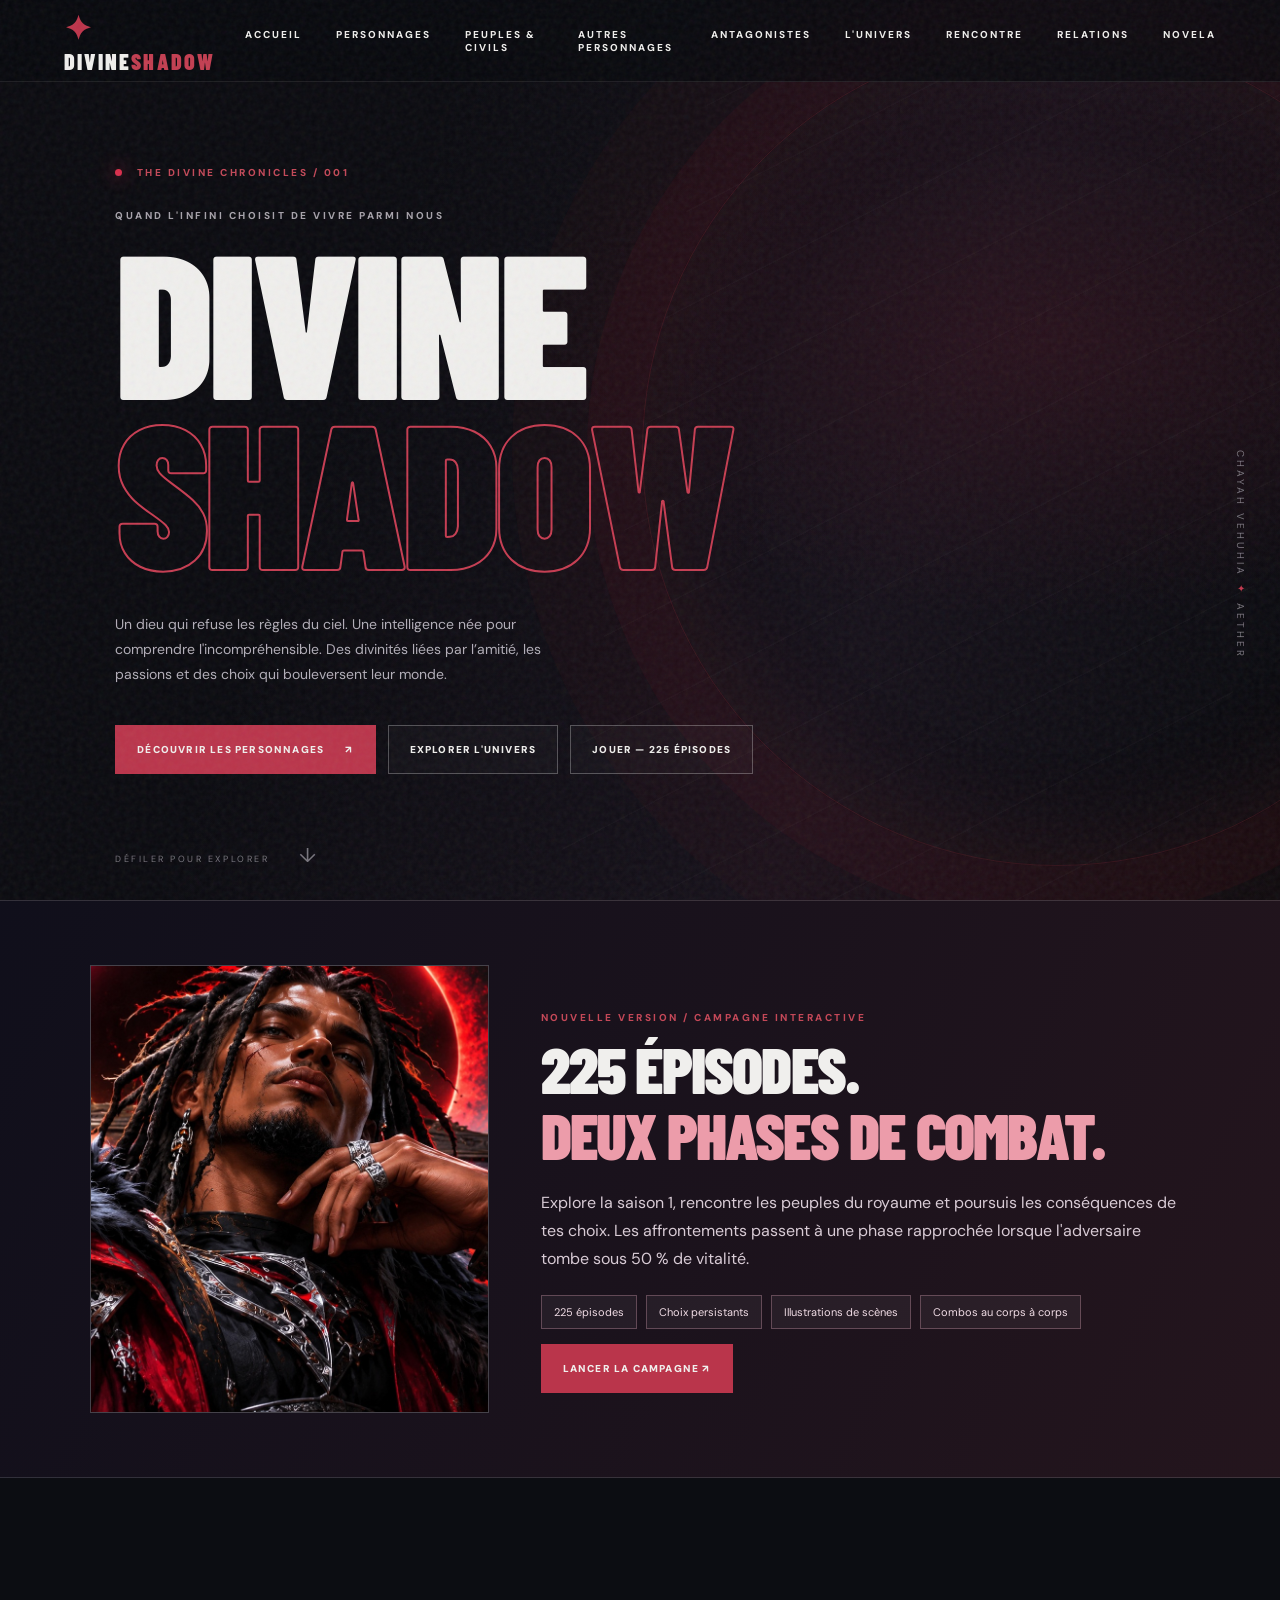
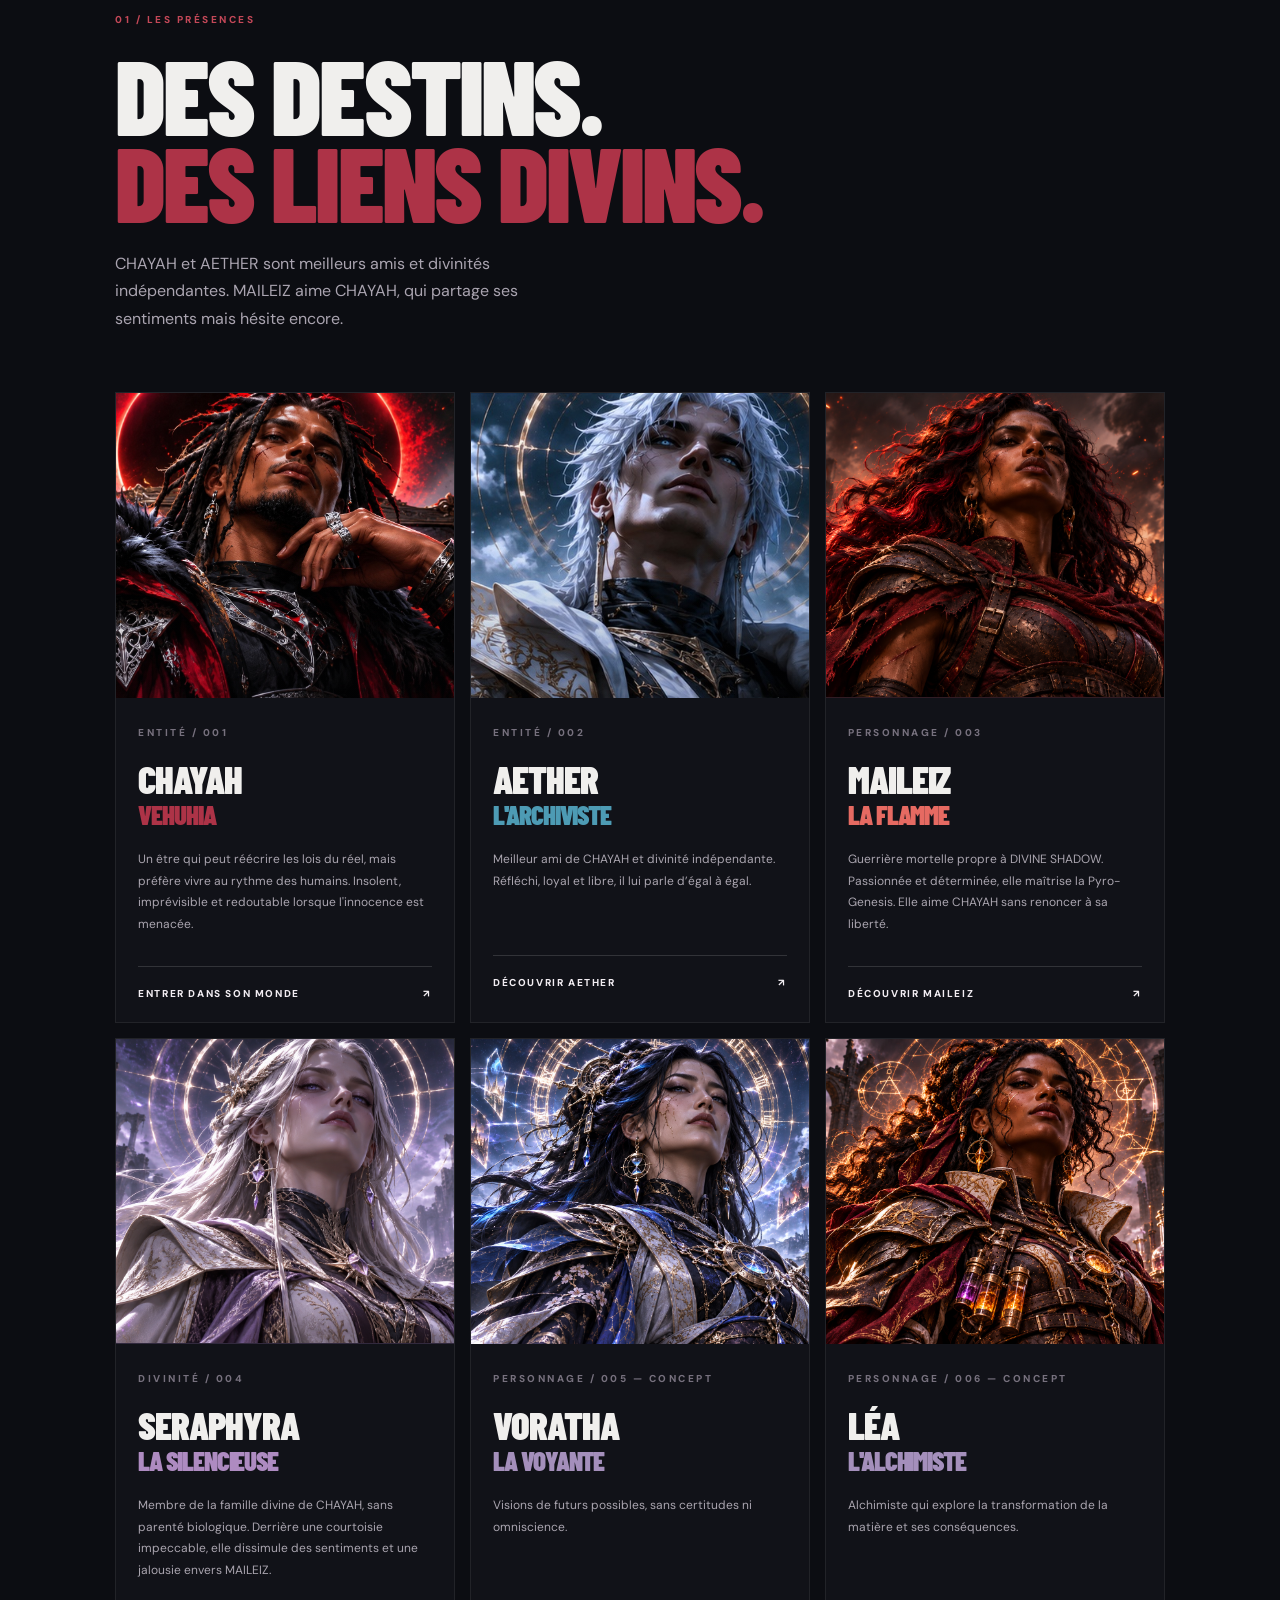
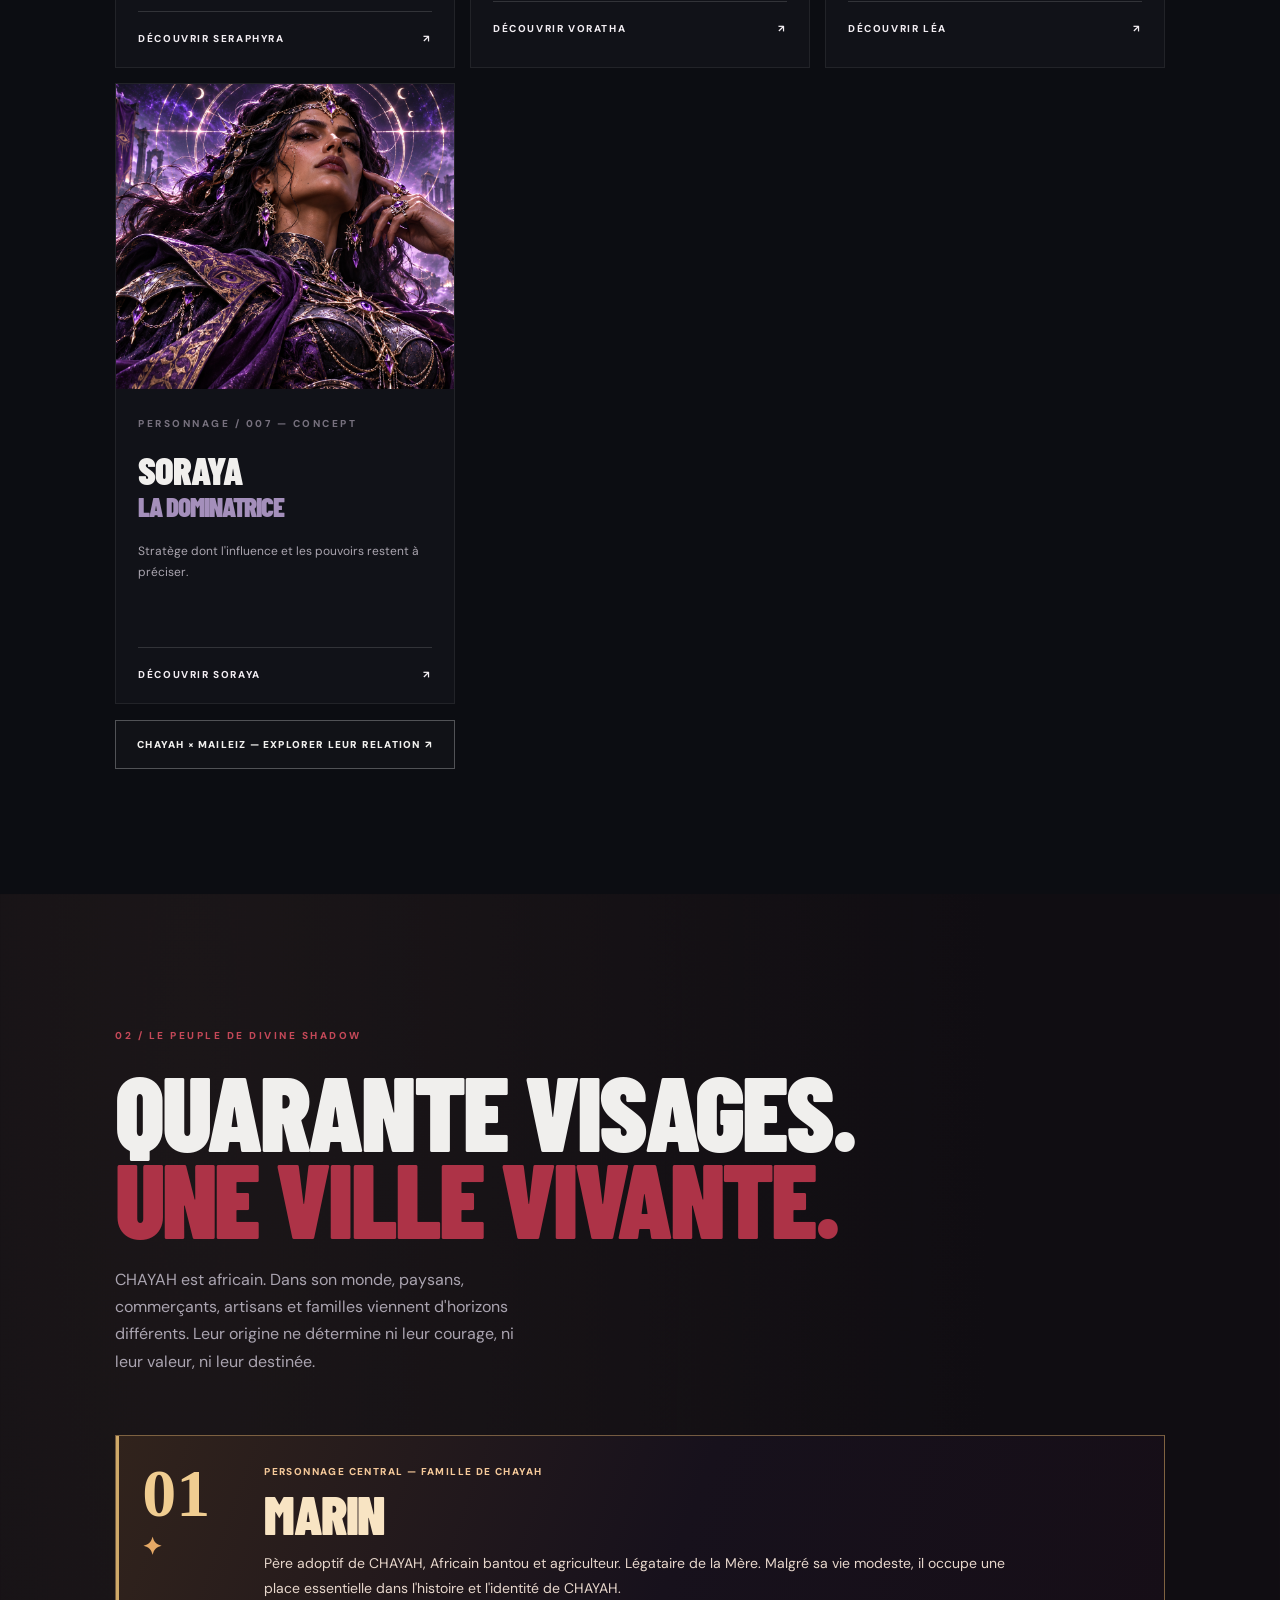
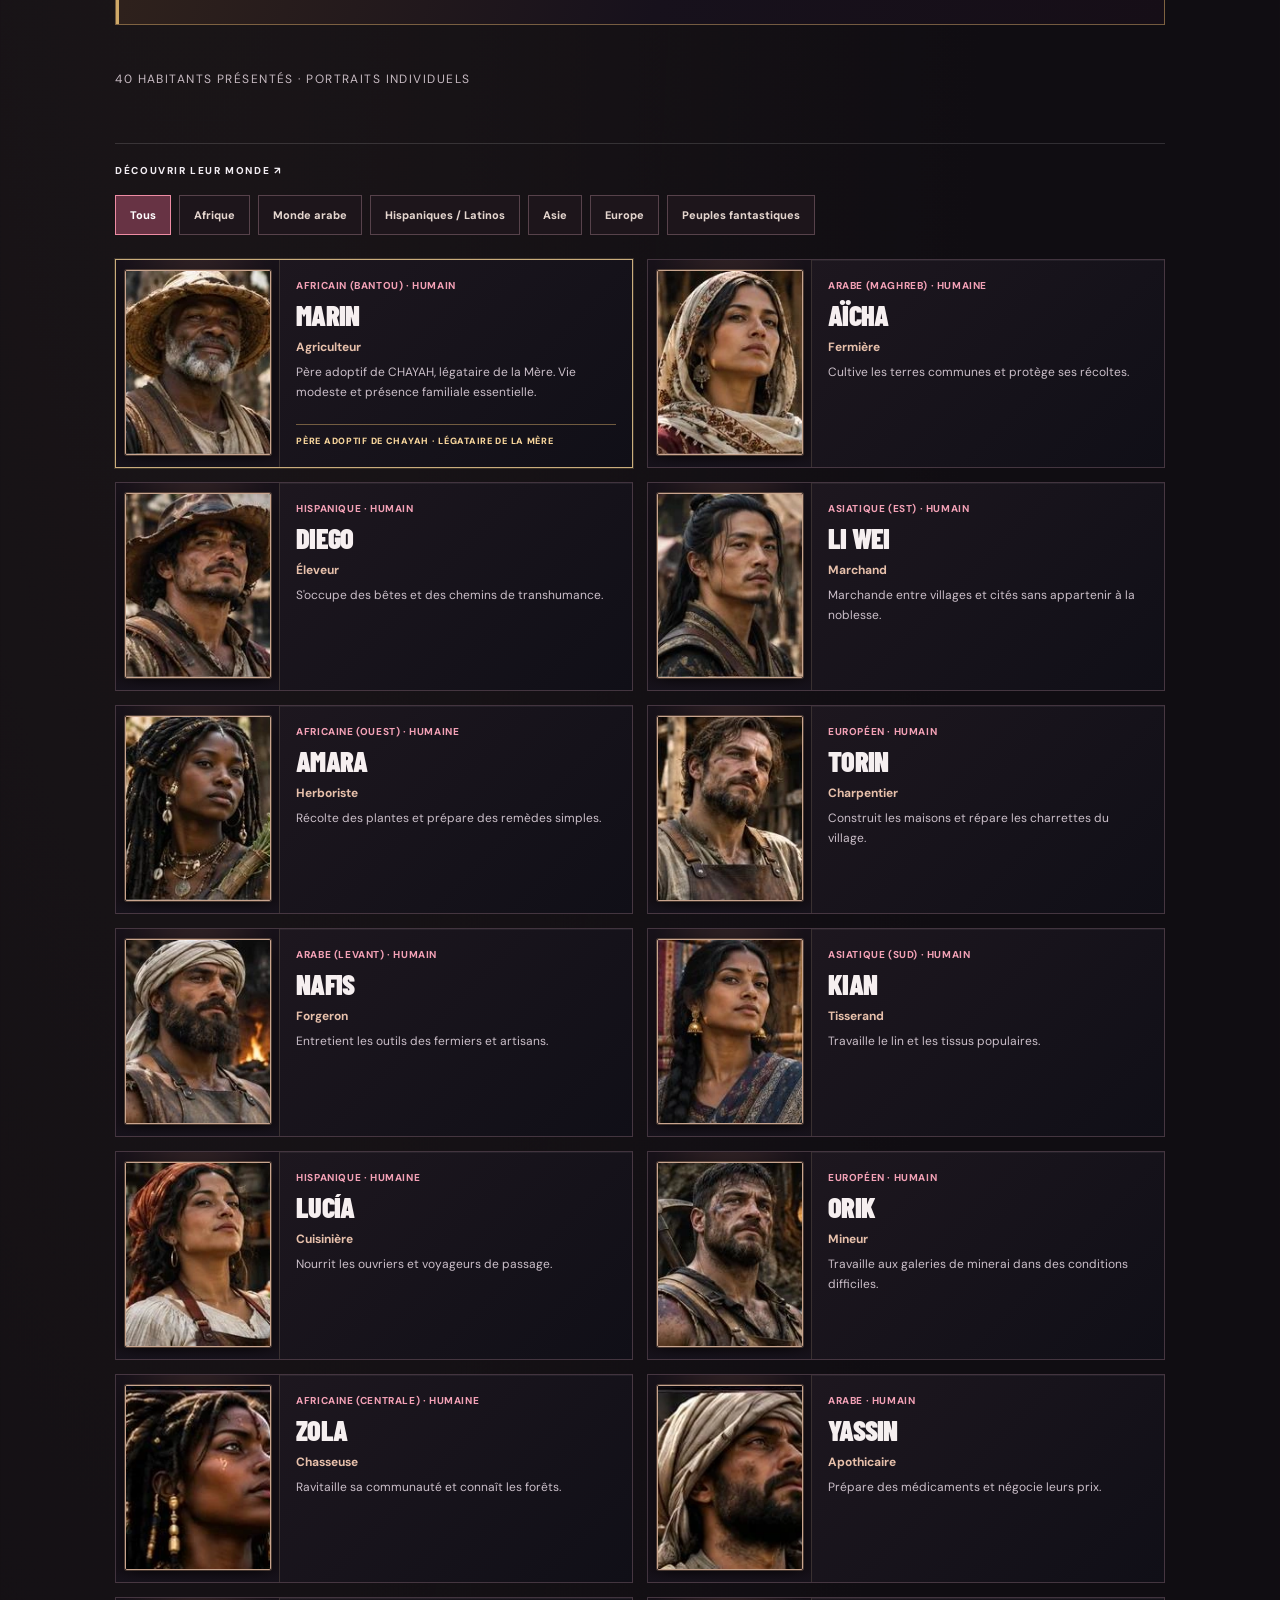
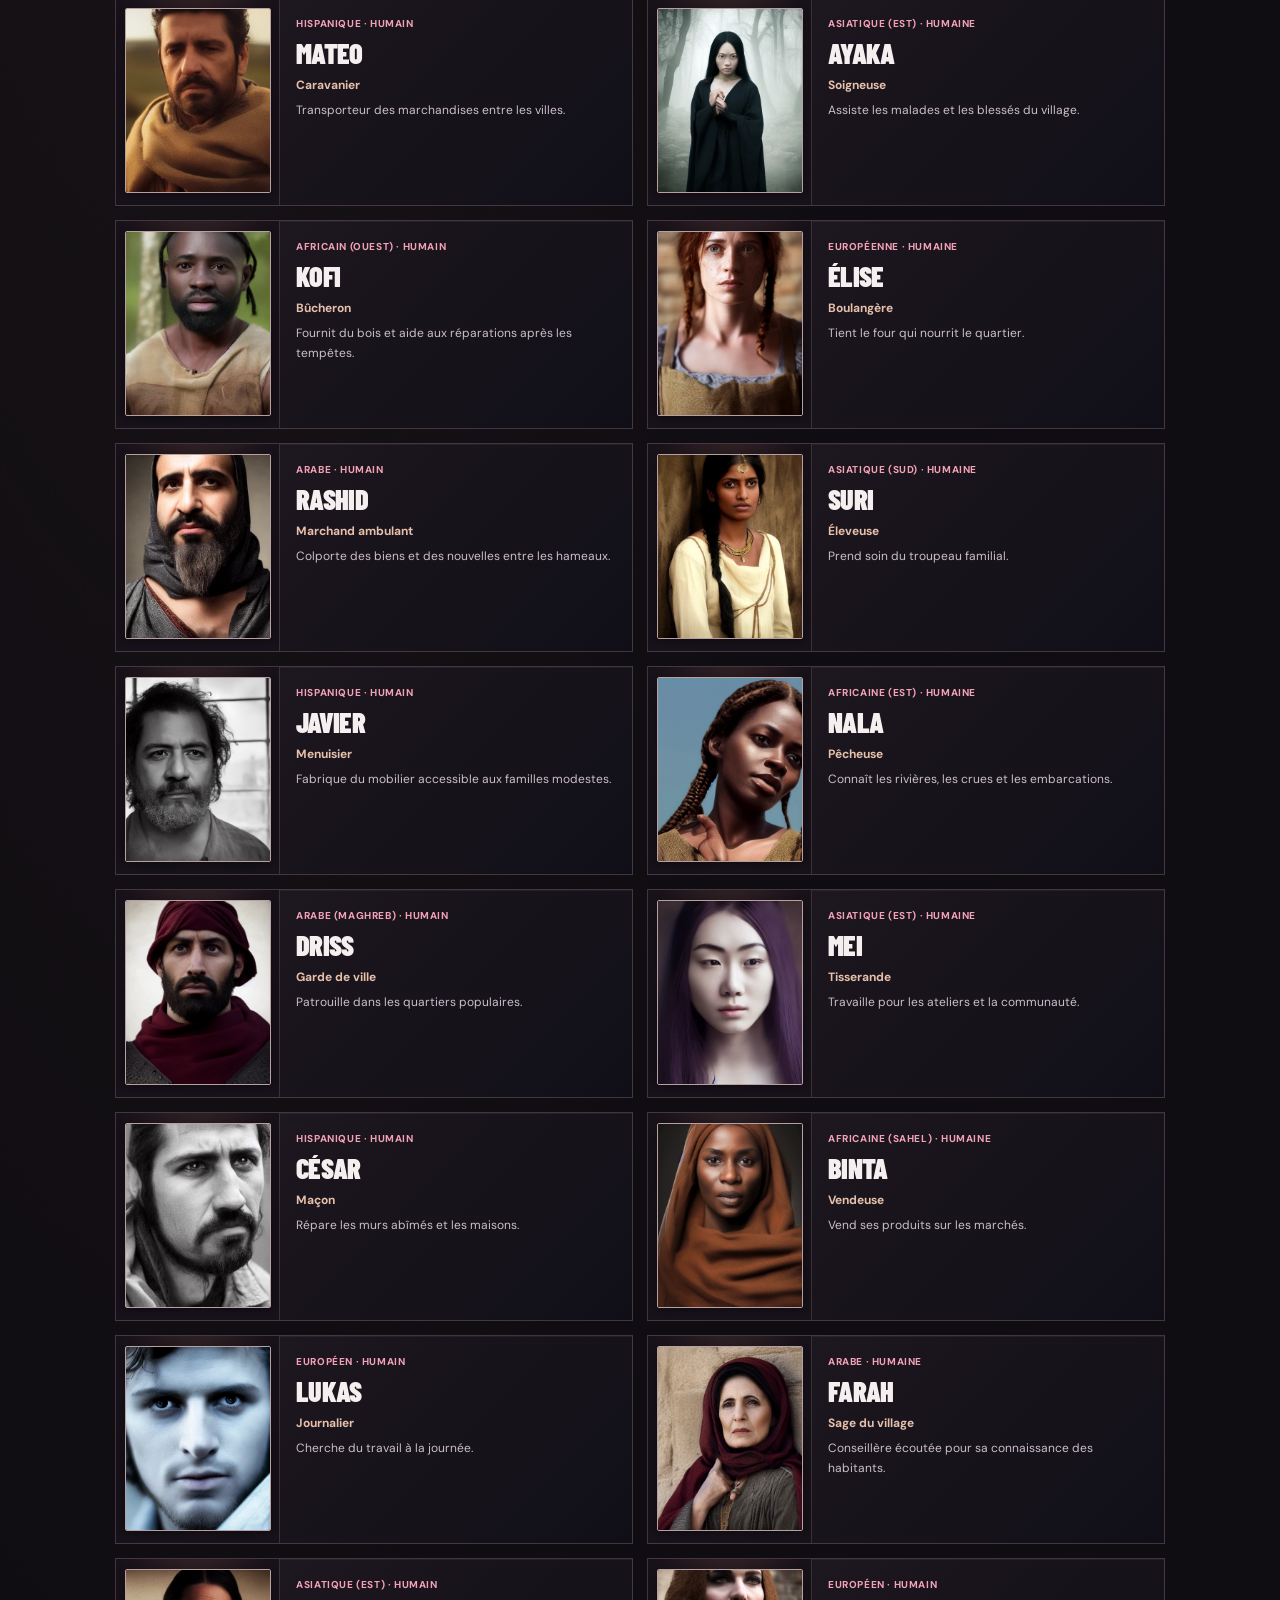
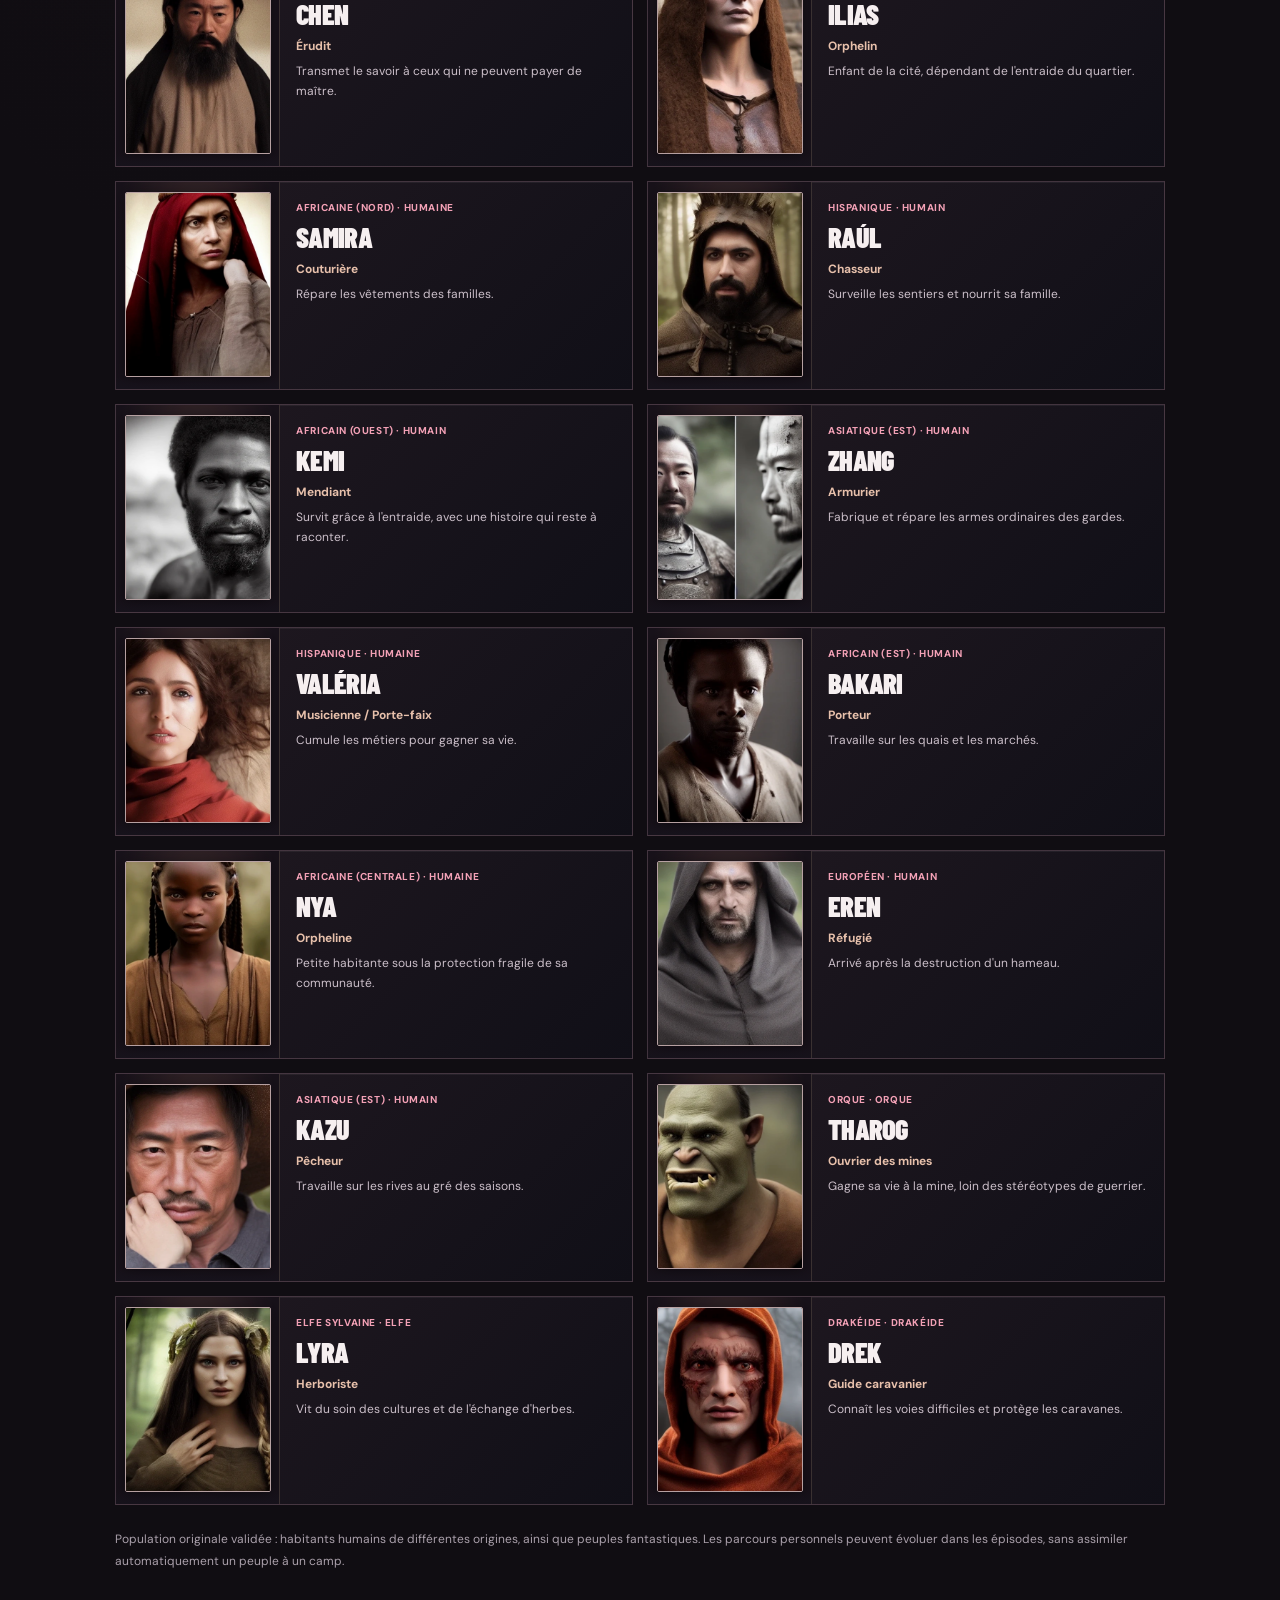
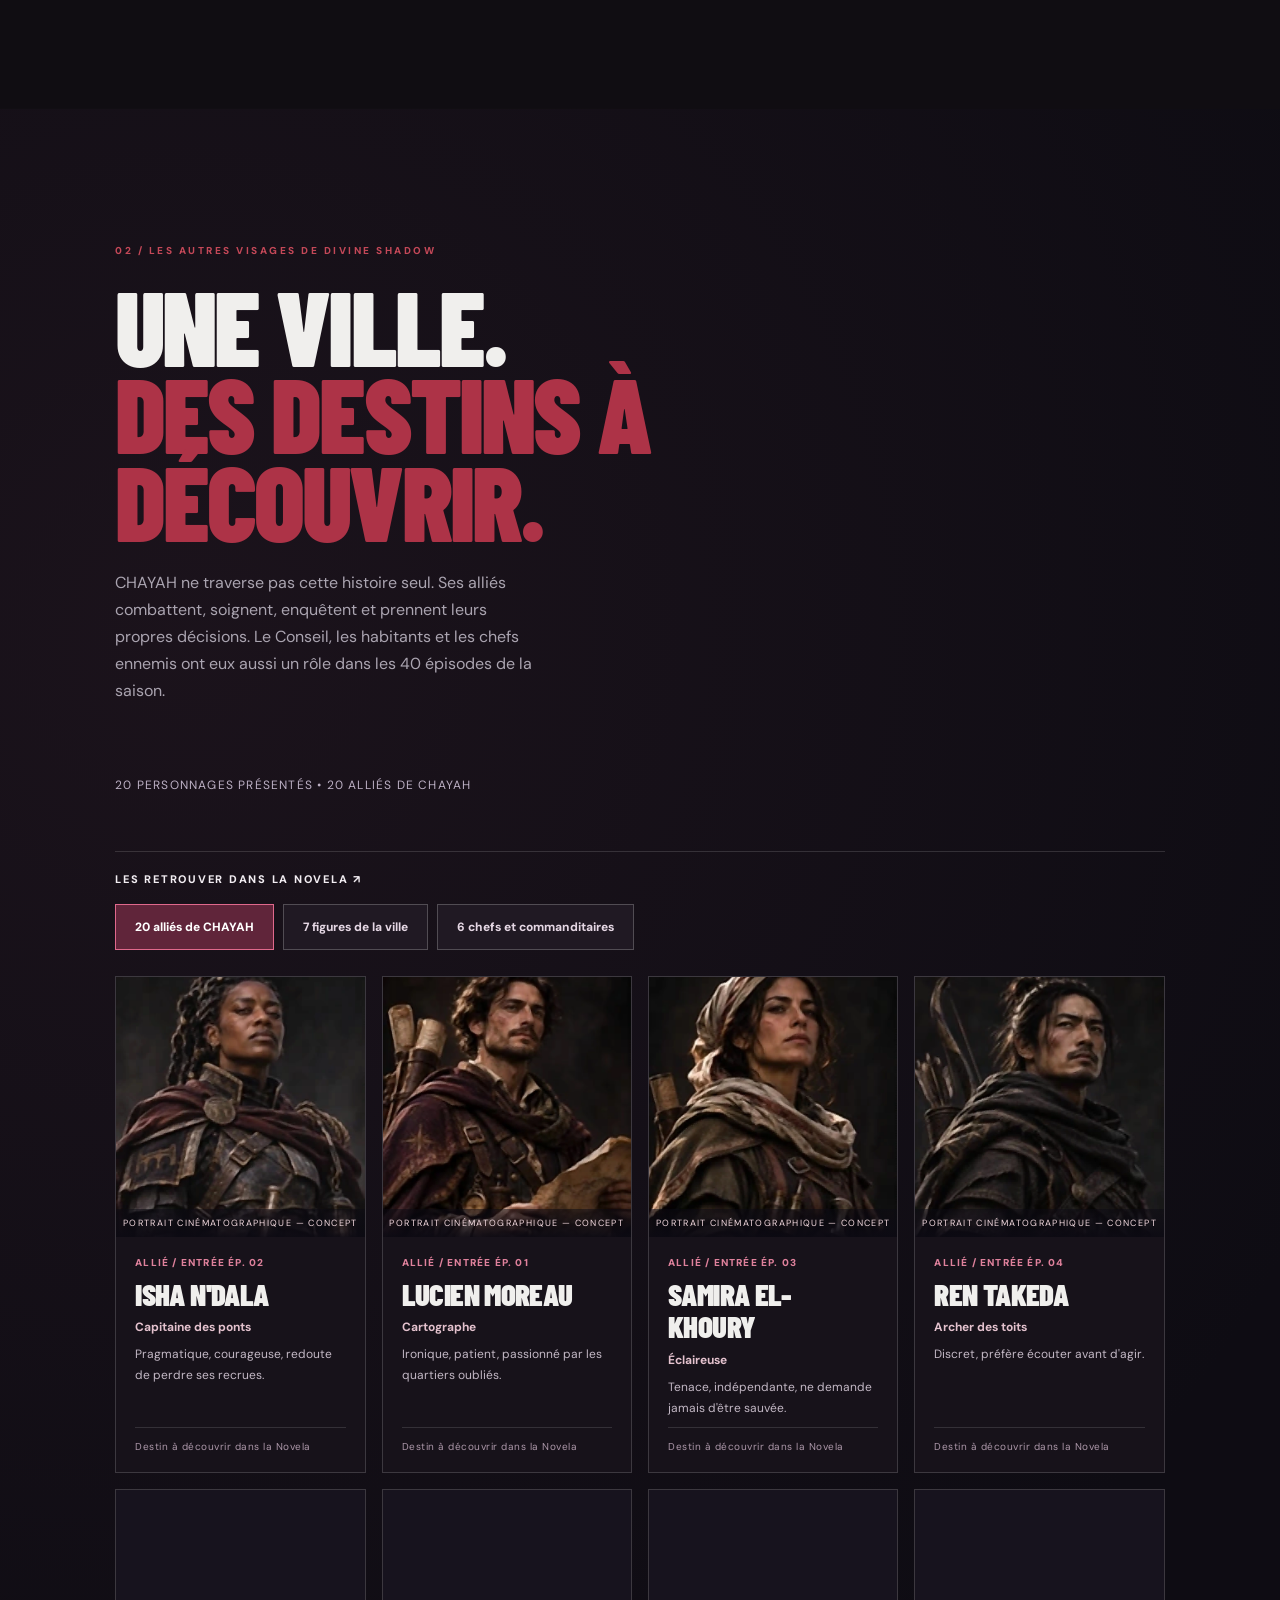
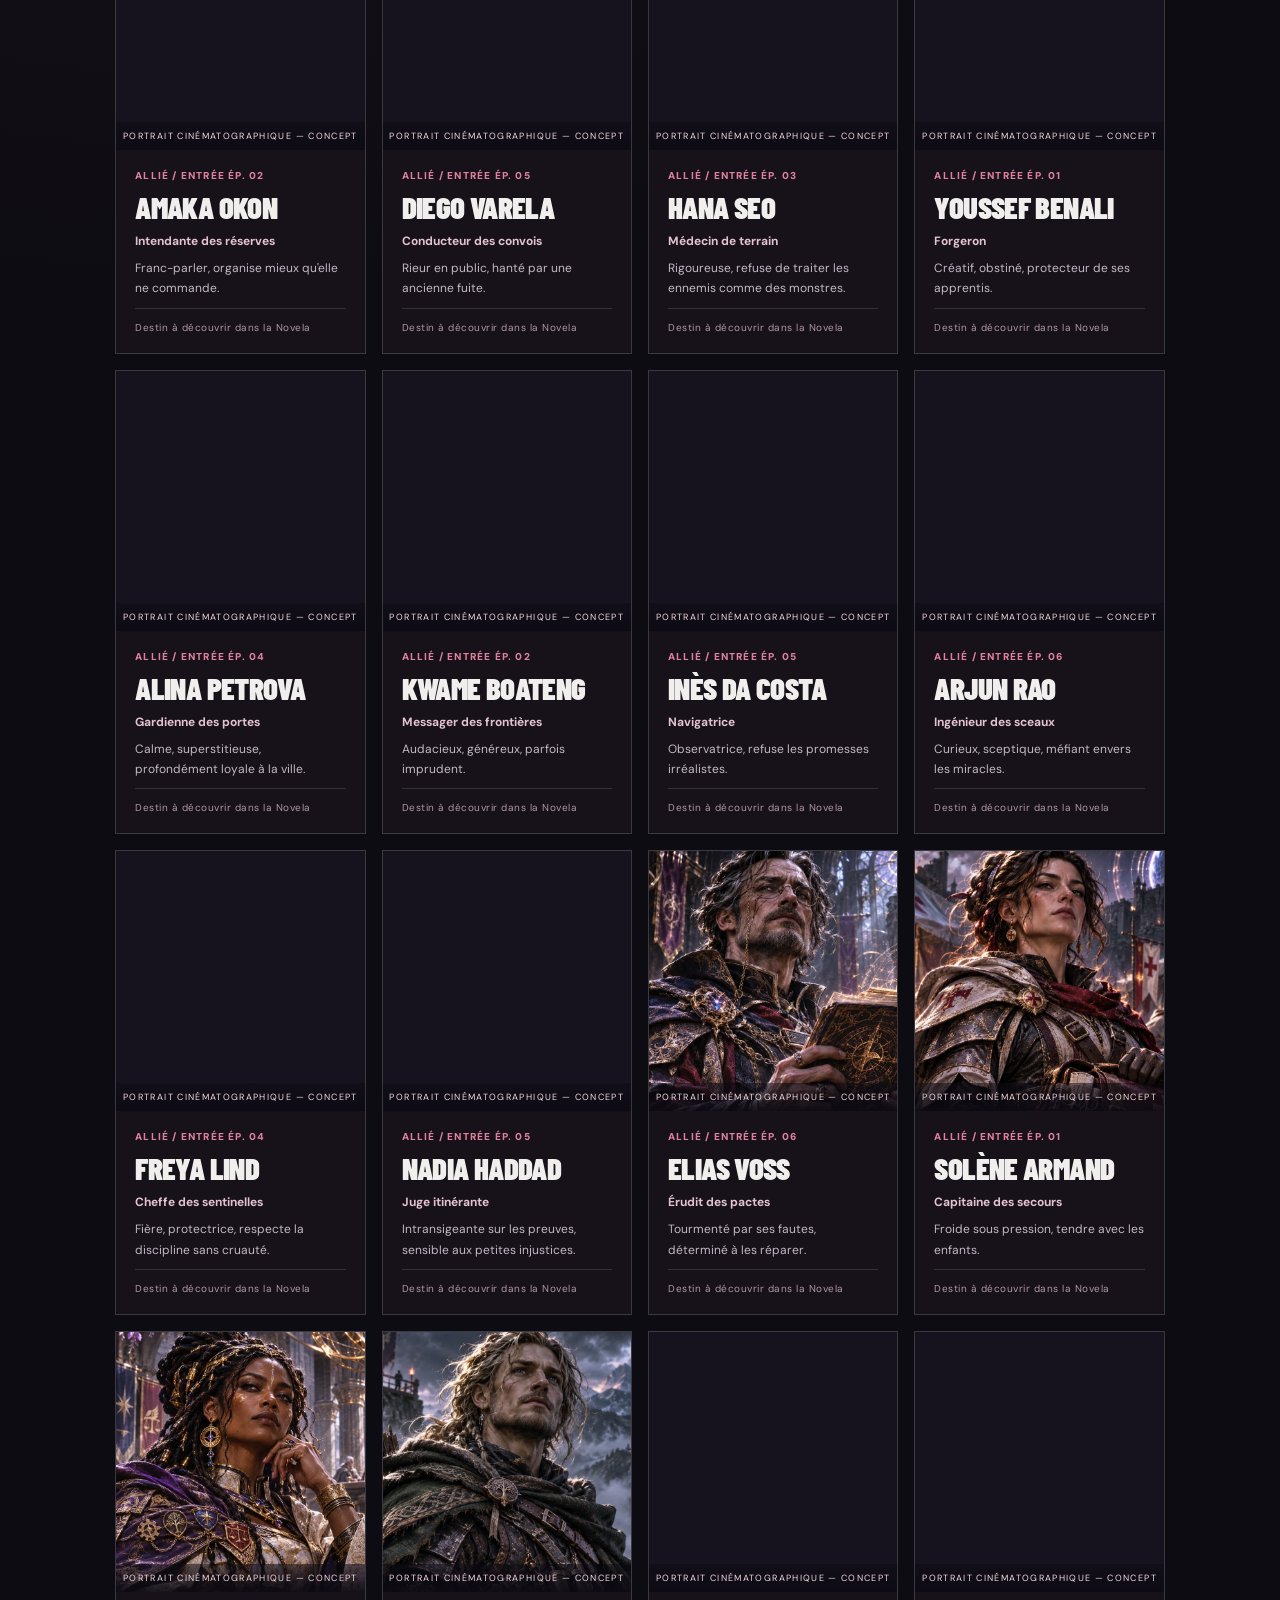
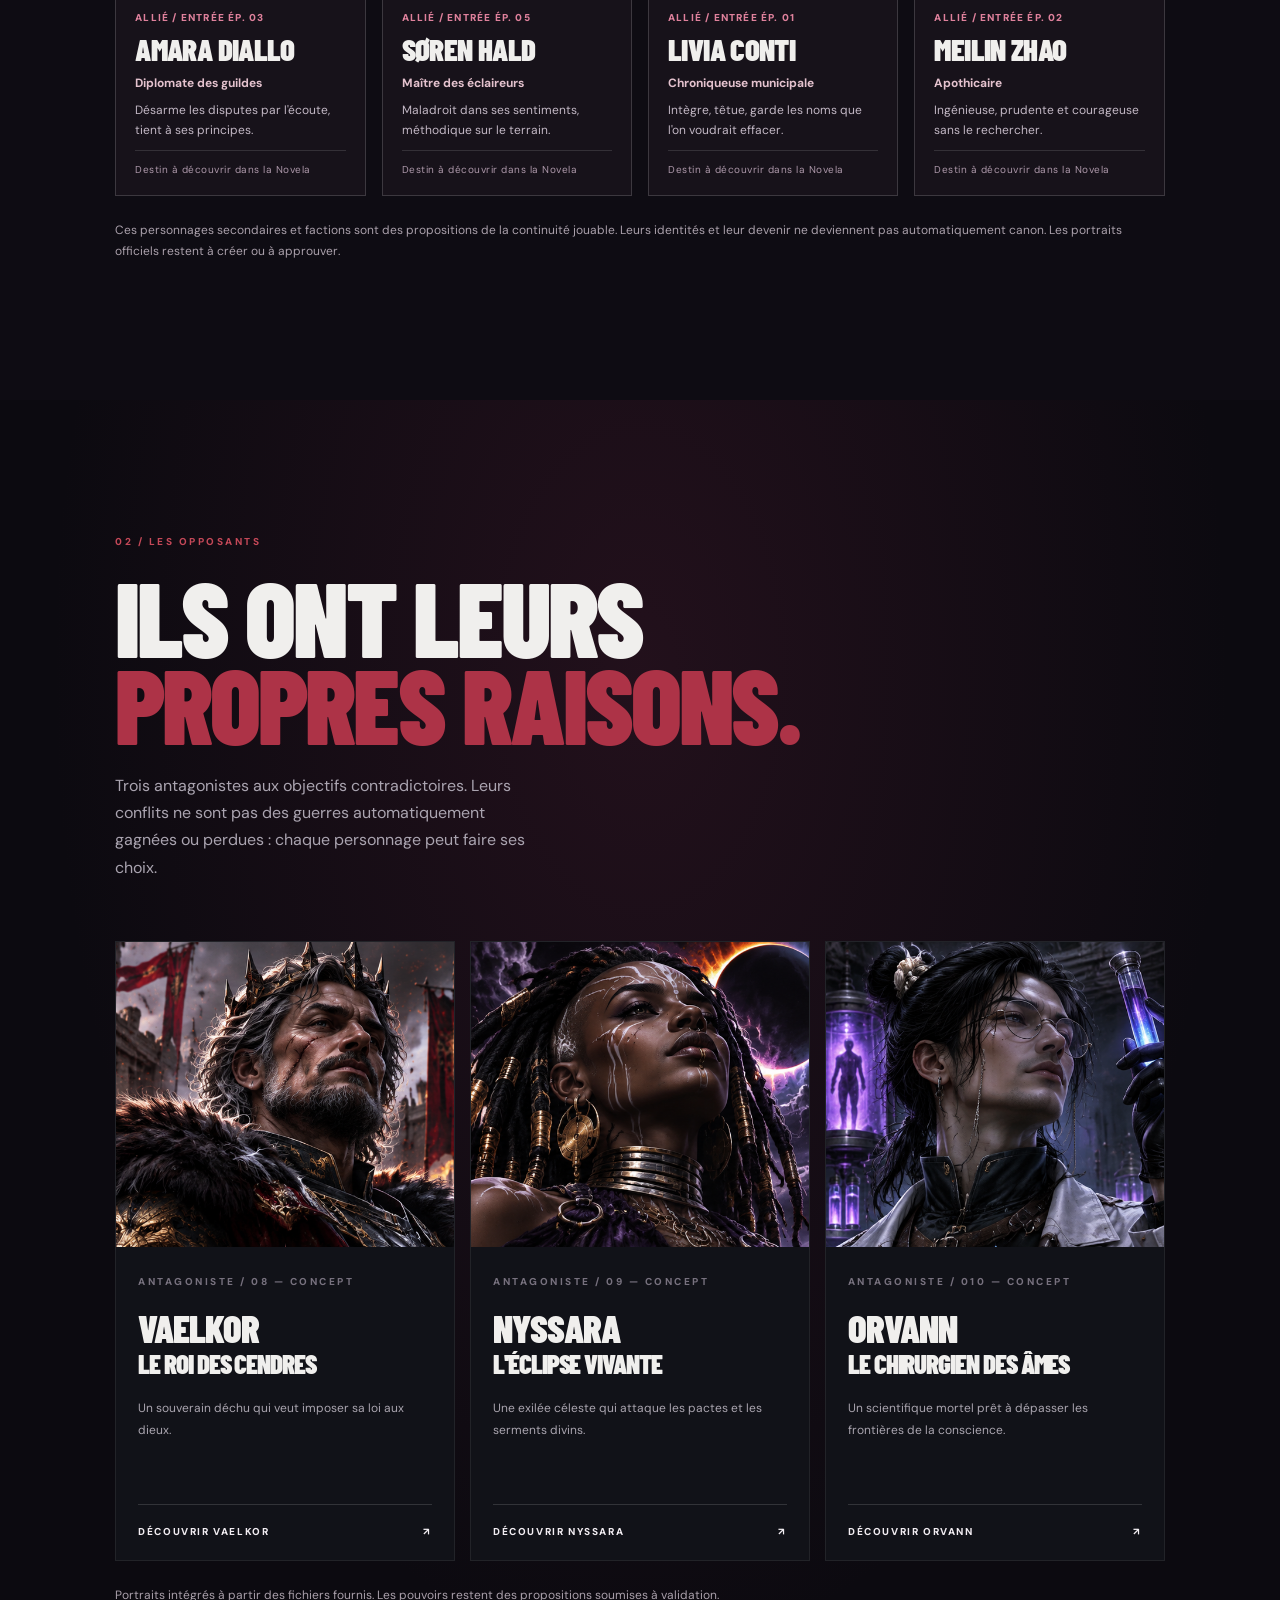
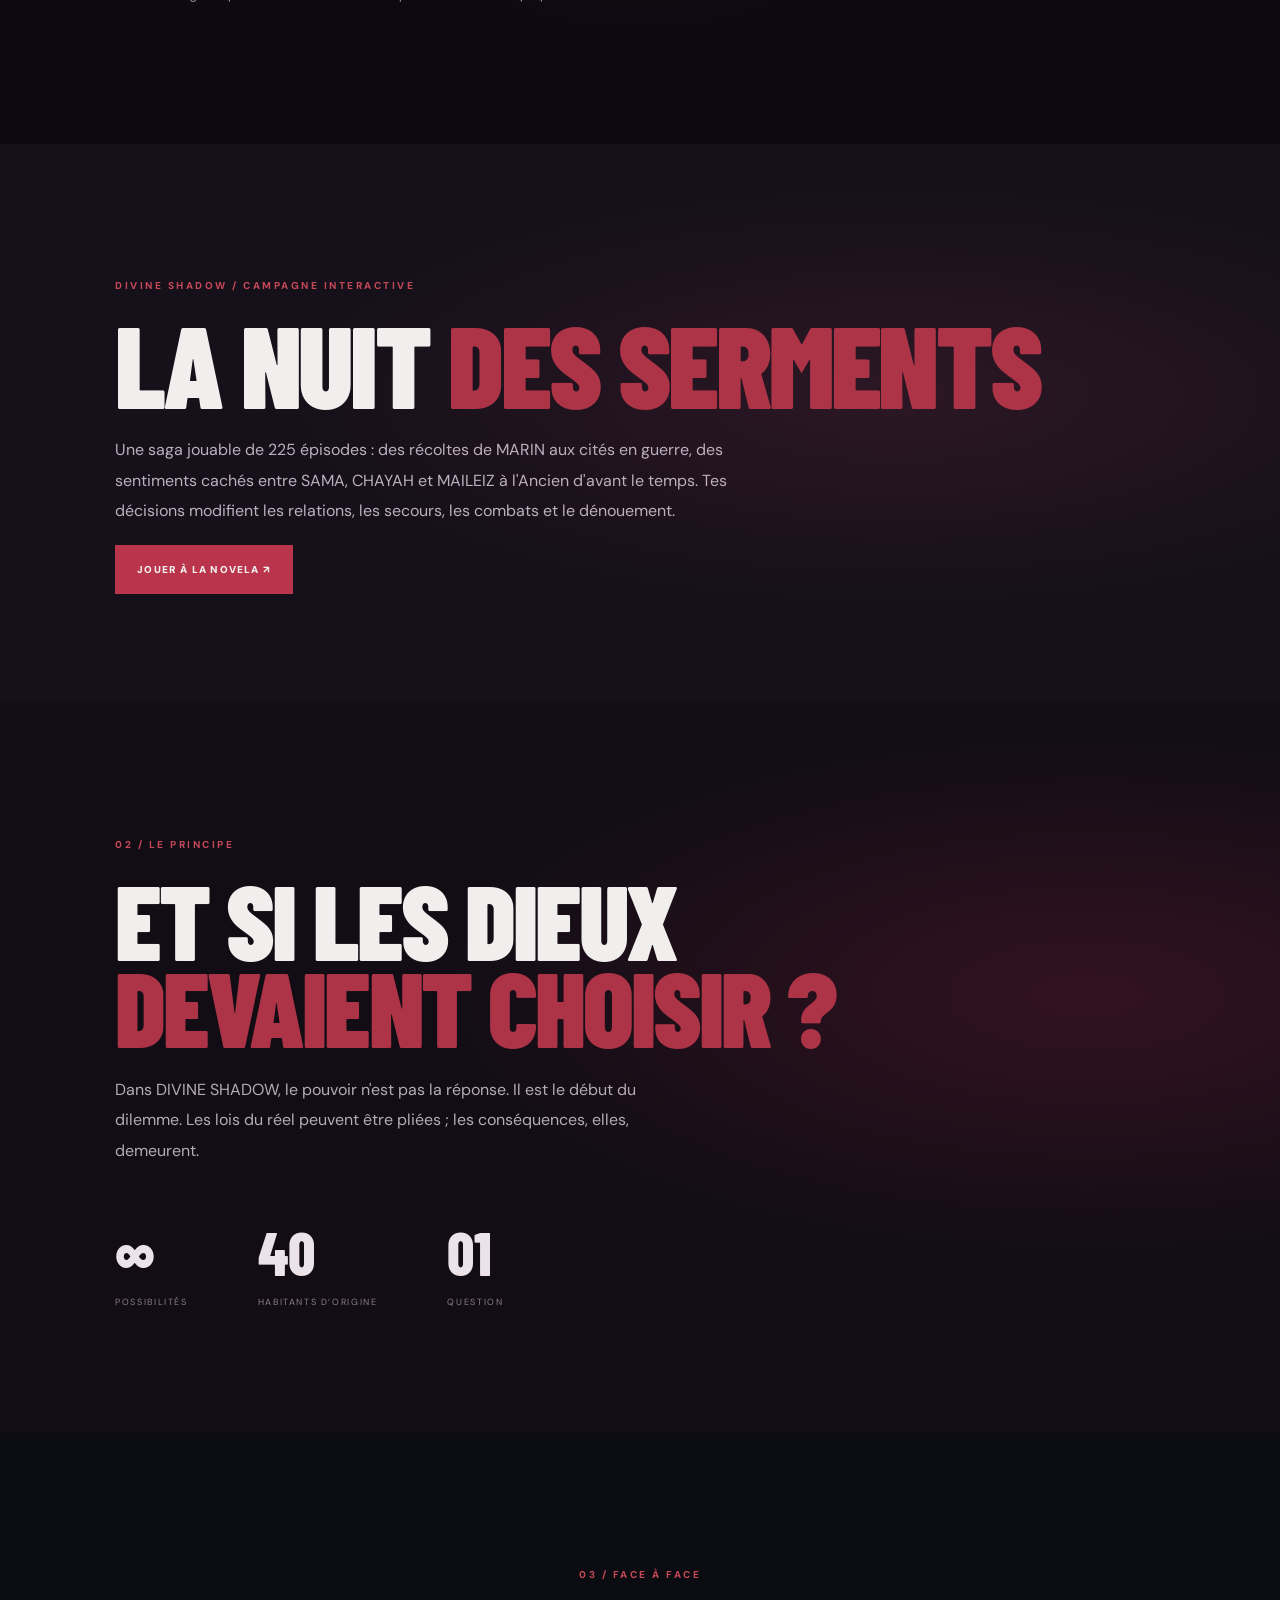
<file: index.html>
<!doctype html>
<html lang="fr"><head><meta charset="UTF-8"><meta name="viewport" content="width=device-width,initial-scale=1"><meta name="theme-color" content="#08080c"><meta name="description" content="DIVINE SHADOW, l'univers de CHAYAH VEHUHIA et AETHER."><title>DIVINE SHADOW — CHAYAH VEHUHIA</title><link rel="stylesheet" href="./styles.css?v=season225-3"><link rel="stylesheet" href="./population-portraits.css?v=5"></head>
<body><div class="noise"></div><header class="nav"><a class="brand" href="#accueil" aria-label="Accueil Divine Shadow"><span class="sigil">✦</span> DIVINE<span>SHADOW</span></a><button id="menu" class="menu" aria-label="Afficher le menu" aria-expanded="false">☰</button><nav id="links"><a href="#accueil">ACCUEIL</a><a href="#personnages">PERSONNAGES</a><a href="#peuples">PEUPLES & CIVILS</a><a href="#casting-etendu">AUTRES PERSONNAGES</a><a href="#antagonistes">ANTAGONISTES</a><a href="#univers">L'UNIVERS</a><a href="#rencontre">RENCONTRE</a><a href="./relations.html">RELATIONS</a><a href="./novela.html">NOVELA</a></nav></header>
<main><section id="accueil" class="hero"><div class="halo"></div><div class="hero-inner"><p class="eyebrow"><i></i> THE DIVINE CHRONICLES / 001</p><p class="overline">QUAND L'INFINI CHOISIT DE VIVRE PARMI NOUS</p><h1>DIVINE<br><em>SHADOW</em></h1><p class="intro">Un dieu qui refuse les règles du ciel. Une intelligence née pour comprendre l'incompréhensible. Des divinités liées par l’amitié, les passions et des choix qui bouleversent leur monde.</p><div class="actions"><a class="btn primary" href="#personnages">DÉCOUVRIR LES PERSONNAGES <span>↗</span></a><a class="btn outline" href="#univers">EXPLORER L'UNIVERS</a><a class="btn outline" href="./novela.html#adventure-game">JOUER — 225 ÉPISODES</a></div></div><div class="hero-side">CHAYAH VEHUHIA <span>✦</span> AETHER</div><div class="scroll-hint">DÉFILER POUR EXPLORER <span>↓</span></div></section>
<section class="season-update" aria-labelledby="season-update-title">
<div class="season-update-art"><img src="./assets/chayah_hd_candidate.jpg" alt="Portrait de CHAYAH, protagoniste de DIVINE SHADOW" loading="lazy" decoding="async"></div>
<div class="season-update-copy"><p class="eyebrow">NOUVELLE VERSION / CAMPAGNE INTERACTIVE</p><h2 id="season-update-title">225 ÉPISODES.<br><em>DEUX PHASES DE COMBAT.</em></h2><p>Explore la saison 1, rencontre les peuples du royaume et poursuis les conséquences de tes choix. Les affrontements passent à une phase rapprochée lorsque l'adversaire tombe sous 50 % de vitalité.</p>
<div class="season-update-features"><span>225 épisodes</span><span>Choix persistants</span><span>Illustrations de scènes</span><span>Combos au corps à corps</span></div>
<a class="btn primary" href="./novela.html#adventure-game">LANCER LA CAMPAGNE ↗</a></div></section>
<section id="personnages" class="section people"><div class="section-head"><p class="eyebrow">01 / LES PRÉSENCES</p><h2>DES DESTINS.<br><em>DES LIENS DIVINS.</em></h2><p>CHAYAH et AETHER sont meilleurs amis et divinités indépendantes. MAILEIZ aime CHAYAH, qui partage ses sentiments mais hésite encore.</p></div><div class="character-grid">
<article class="character chayah" tabindex="0"><div class="character-art"><div class="orb orb-red"></div><div class="figure"><div class="hood"></div><div class="mask"></div><div class="shoulders"></div></div><span class="art-caption">PORTRAIT CINÉMATIQUE / DIVINE SHADOW</span></div><div class="char-content"><span class="number">ENTITÉ / 001</span><h3>CHAYAH<br><em>VEHUHIA</em></h3><p>Un être qui peut réécrire les lois du réel, mais préfère vivre au rythme des humains. Insolent, imprévisible et redoutable lorsque l'innocence est menacée.</p><a class="explore" href="./chayah.html?v=2">ENTRER DANS SON MONDE <span>↗</span></a></div></article>
<article class="character aether" tabindex="0"><div class="character-art"><div class="orb orb-blue"></div><div class="figure silver"><div class="hood"></div><div class="mask"></div><div class="shoulders"></div></div><span class="art-caption">PORTRAIT CINÉMATIQUE / DIVINE SHADOW</span></div><div class="char-content"><span class="number">ENTITÉ / 002</span><h3>AETHER<br><em>L'ARCHIVISTE</em></h3><p>Meilleur ami de CHAYAH et divinité indépendante. Réfléchi, loyal et libre, il lui parle d’égal à égal.</p><a class="explore" href="./aether.html">DÉCOUVRIR AETHER <span>↗</span></a></div></article>
<article class="character maileiz"><div class="character-art maileiz-art"><img class="portrait-photo" style="display:block;width:100%;height:100%;object-fit:cover;object-position:50% 40%" src="./assets/Guerri%C3%A8re%20de%20feu%20dans%20les%20ruines%20en%20flammes.png" alt="MAILEIZ, guerrière mortelle aux cheveux sombres et rougeoyants, vêtue d'une armure, dans des ruines en flammes" loading="lazy" decoding="async"></div><div class="char-content"><span class="number">PERSONNAGE / 003</span><h3>MAILEIZ<br><em>LA FLAMME</em></h3><p>Guerrière mortelle propre à DIVINE SHADOW. Passionnée et déterminée, elle maîtrise la Pyro-Genesis. Elle aime CHAYAH sans renoncer à sa liberté.</p><a class="explore" href="./maileiz.html">DÉCOUVRIR MAILEIZ <span>↗</span></a></div></article>
<article class="character seraphyra"><div class="character-art seraphyra-art"><img class="portrait-photo" style="display:block;width:100%;height:100%;object-fit:cover;object-position:50% 40%" src="./assets/Image%20ChatGPT%205%20nov.%202026%2C%2017_14_06.png" alt="SERAPHYRA, femme divine aux longs cheveux clairs dans une armure céleste" loading="lazy" decoding="async"></div><div class="char-content"><span class="number">DIVINITÉ / 004</span><h3>SERAPHYRA<br><em>LA SILENCIEUSE</em></h3><p>Membre de la famille divine de CHAYAH, sans parenté biologique. Derrière une courtoisie impeccable, elle dissimule des sentiments et une jalousie envers MAILEIZ.</p><a class="explore" href="./seraphyra.html">DÉCOUVRIR SERAPHYRA <span>↗</span></a></div></article>
<article class="character new-character voratha"><div class="character-art"><img class="portrait-photo" src="./assets/Image%20ChatGPT%205%20nov.%202026%2C%2018_04_43-2.png" alt="Portrait de VORATHA dans DIVINE SHADOW" loading="lazy" decoding="async"></div><div class="char-content"><span class="number">PERSONNAGE / 005 — CONCEPT</span><h3>VORATHA<br><em>LA VOYANTE</em></h3><p>Visions de futurs possibles, sans certitudes ni omniscience.</p><a class="explore" href="./voratha.html">DÉCOUVRIR VORATHA <span>↗</span></a></div></article>
<article class="character new-character lea"><div class="character-art"><img class="portrait-photo" src="./assets/Image%20ChatGPT%205%20nov.%202026%2C%2018_04_41-1.png" alt="Portrait de LEA dans DIVINE SHADOW" loading="lazy" decoding="async"></div><div class="char-content"><span class="number">PERSONNAGE / 006 — CONCEPT</span><h3>LÉA<br><em>L'ALCHIMISTE</em></h3><p>Alchimiste qui explore la transformation de la matière et ses conséquences.</p><a class="explore" href="./lea.html">DÉCOUVRIR LÉA <span>↗</span></a></div></article>
<article class="character new-character soraya"><div class="character-art"><img class="portrait-photo" src="./assets/Image%20ChatGPT%205%20nov.%202026%2C%2018_04_44-3.png" alt="Portrait de SORAYA dans DIVINE SHADOW" loading="lazy" decoding="async"></div><div class="char-content"><span class="number">PERSONNAGE / 007 — CONCEPT</span><h3>SORAYA<br><em>LA DOMINATRICE</em></h3><p>Stratège dont l'influence et les pouvoirs restent à préciser.</p><a class="explore" href="./soraya.html">DÉCOUVRIR SORAYA <span>↗</span></a></div></article></div><p style="margin-top:28px"><a class="btn outline" href="./relations.html">CHAYAH × MAILEIZ — EXPLORER LEUR RELATION ↗</a></p></section>
<section id="peuples" class="section population-section" aria-labelledby="population-heading">
<div class="section-head">
<p class="eyebrow">02 / LE PEUPLE DE DIVINE SHADOW</p>
<h2 id="population-heading">QUARANTE VISAGES.<br><em>UNE VILLE VIVANTE.</em></h2>
<p>CHAYAH est africain. Dans son monde, paysans, commerçants, artisans et familles viennent d'horizons différents. Leur origine ne détermine ni leur courage, ni leur valeur, ni leur destinée.</p>
</div>
<div class="population-highlight">
<div class="population-highlight-number">01 <span>✦</span></div>
<div class="population-highlight-content">
<span class="population-highlight-tag">PERSONNAGE CENTRAL — FAMILLE DE CHAYAH</span>
<h3>MARIN</h3>
<p>Père adoptif de CHAYAH, Africain bantou et agriculteur. Légataire de la Mère. Malgré sa vie modeste, il occupe une place essentielle dans l'histoire et l'identité de CHAYAH.</p>
</div></div>
<div class="population-toolbar"><p id="population-count" aria-live="polite">40 habitants · population d'origine</p><a class="explore" href="./novela.html">DÉCOUVRIR LEUR MONDE ↗</a></div>
<div id="population-filters" class="population-filters" role="group" aria-label="Filtrer les habitants par origines"></div>
<div id="population-grid" class="population-grid" aria-live="polite"></div>
<p class="roster-note">Population originale validée : habitants humains de différentes origines, ainsi que peuples fantastiques. Les parcours personnels peuvent évoluer dans les épisodes, sans assimiler automatiquement un peuple à un camp.</p>
</section>
<section id="casting-etendu" class="section expanded-cast-section" aria-labelledby="expanded-cast-heading">
<div class="section-head">
<p class="eyebrow">02 / LES AUTRES VISAGES DE DIVINE SHADOW</p>
<h2>UNE VILLE.<br><em>DES DESTINS À DÉCOUVRIR.</em></h2>
<p>CHAYAH ne traverse pas cette histoire seul. Ses alliés combattent, soignent, enquêtent et prennent leurs propres décisions. Le Conseil, les habitants et les chefs ennemis ont eux aussi un rôle dans les 40 épisodes de la saison.</p>
</div>
<div class="expanded-cast-head"><p id="expanded-cast-count" class="expanded-cast-count" aria-live="polite">Chargement des personnages…</p><a class="explore" href="./novela.html">LES RETROUVER DANS LA NOVELA ↗</a></div>
<div id="expanded-cast-filters" class="expanded-cast-filters" role="group" aria-label="Catégories de personnages"></div>
<div id="expanded-cast-grid" class="expanded-cast-grid" aria-live="polite"></div>
<p class="roster-note">Ces personnages secondaires et factions sont des propositions de la continuité jouable. Leurs identités et leur devenir ne deviennent pas automatiquement canon. Les portraits officiels restent à créer ou à approuver.</p>
</section>
<section id="antagonistes" class="section people antagonist-section"><div class="section-head"><p class="eyebrow">02 / LES OPPOSANTS</p><h2>ILS ONT LEURS<br><em>PROPRES RAISONS.</em></h2><p>Trois antagonistes aux objectifs contradictoires. Leurs conflits ne sont pas des guerres automatiquement gagnées ou perdues : chaque personnage peut faire ses choix.</p></div><div class="character-grid"><article class="character villain-card vaelkor"><div class="character-art"><img class="portrait-photo" src="./assets/vaelkor_clean.png" alt="Portrait de VAELKOR" loading="lazy" decoding="async"></div><div class="char-content"><span class="number">ANTAGONISTE / 08 — CONCEPT</span><h3>VAELKOR<br><em>LE ROI DES CENDRES</em></h3><p>Un souverain déchu qui veut imposer sa loi aux dieux.</p><a class="explore" href="./vaelkor.html">DÉCOUVRIR VAELKOR <span>↗</span></a></div></article>
<article class="character villain-card nyssara"><div class="character-art"><img class="portrait-photo" src="./assets/nyssara_clean.png" alt="Portrait de NYSSARA" loading="lazy" decoding="async"></div><div class="char-content"><span class="number">ANTAGONISTE / 09 — CONCEPT</span><h3>NYSSARA<br><em>L'ÉCLIPSE VIVANTE</em></h3><p>Une exilée céleste qui attaque les pactes et les serments divins.</p><a class="explore" href="./nyssara.html">DÉCOUVRIR NYSSARA <span>↗</span></a></div></article>
<article class="character villain-card orvann"><div class="character-art"><img class="portrait-photo" src="./assets/orvann_clean.png" alt="Portrait de ORVANN" loading="lazy" decoding="async"></div><div class="char-content"><span class="number">ANTAGONISTE / 010 — CONCEPT</span><h3>ORVANN<br><em>LE CHIRURGIEN DES ÂMES</em></h3><p>Un scientifique mortel prêt à dépasser les frontières de la conscience.</p><a class="explore" href="./orvann.html">DÉCOUVRIR ORVANN <span>↗</span></a></div></article></div><p class="roster-note">Portraits intégrés à partir des fichiers fournis. Les pouvoirs restent des propositions soumises à validation.</p></section>
<section id="novela-intro" class="section novela-teaser"><p class="eyebrow">DIVINE SHADOW / CAMPAGNE INTERACTIVE</p><h2>LA NUIT <em>DES SERMENTS</em></h2><p>Une saga jouable de 225 épisodes : des récoltes de MARIN aux cités en guerre, des sentiments cachés entre SAMA, CHAYAH et MAILEIZ à l'Ancien d'avant le temps. Tes décisions modifient les relations, les secours, les combats et le dénouement.</p><a href="./novela.html#mode-setup" class="btn primary">JOUER À LA NOVELA ↗</a></section>
<section id="univers" class="section lore"><div class="lore-inside"><p class="eyebrow">02 / LE PRINCIPE</p><h2>ET SI LES DIEUX<br><em>DEVAIENT CHOISIR ?</em></h2><p>Dans DIVINE SHADOW, le pouvoir n'est pas la réponse. Il est le début du dilemme. Les lois du réel peuvent être pliées ; les conséquences, elles, demeurent.</p><div class="lore-stats"><div><strong>∞</strong><span>POSSIBILITÉS</span></div><div><strong>40</strong><span>HABITANTS D’ORIGINE</span></div><div><strong>01</strong><span>QUESTION</span></div></div></div></section>
<section id="rencontre" class="section encounter"><p class="eyebrow">03 / FACE À FACE</p><h2>LE DIVIN <em>&</em> LA RAISON</h2><div class="dialogue"><div><span>CHAYAH VEHUHIA</span><p>« Tu analyses encore ? Moi, j'allais improviser. »</p></div><div><span>AETHER</span><p>« C'est précisément ce qui rend ton existence statistiquement inquiétante. »</p></div></div><button id="next-dialogue" class="btn outline">UN AUTRE ÉCHANGE ↻</button></section></main>
<footer><a class="brand" href="#accueil"><span class="sigil">✦</span> DIVINE<span>SHADOW</span></a><p>UN UNIVERS DE CHAYAH VEHUHIA · CONCEPT INTERACTIF</p><span>© <span id="year"></span></span></footer>
<script src="./script.js?v=20261105-unified-2" defer></script>
<script src="./site-population-data.js?v=1" defer></script>
<script src="./site-population.js?v=7" defer></script>
<script src="./site-cast-data.js?v=1" defer></script>
<script src="./site-cast-poses.js?v=1" defer></script>
<script src="./site-cast.js?v=6" defer></script>
</body></html>
</file>
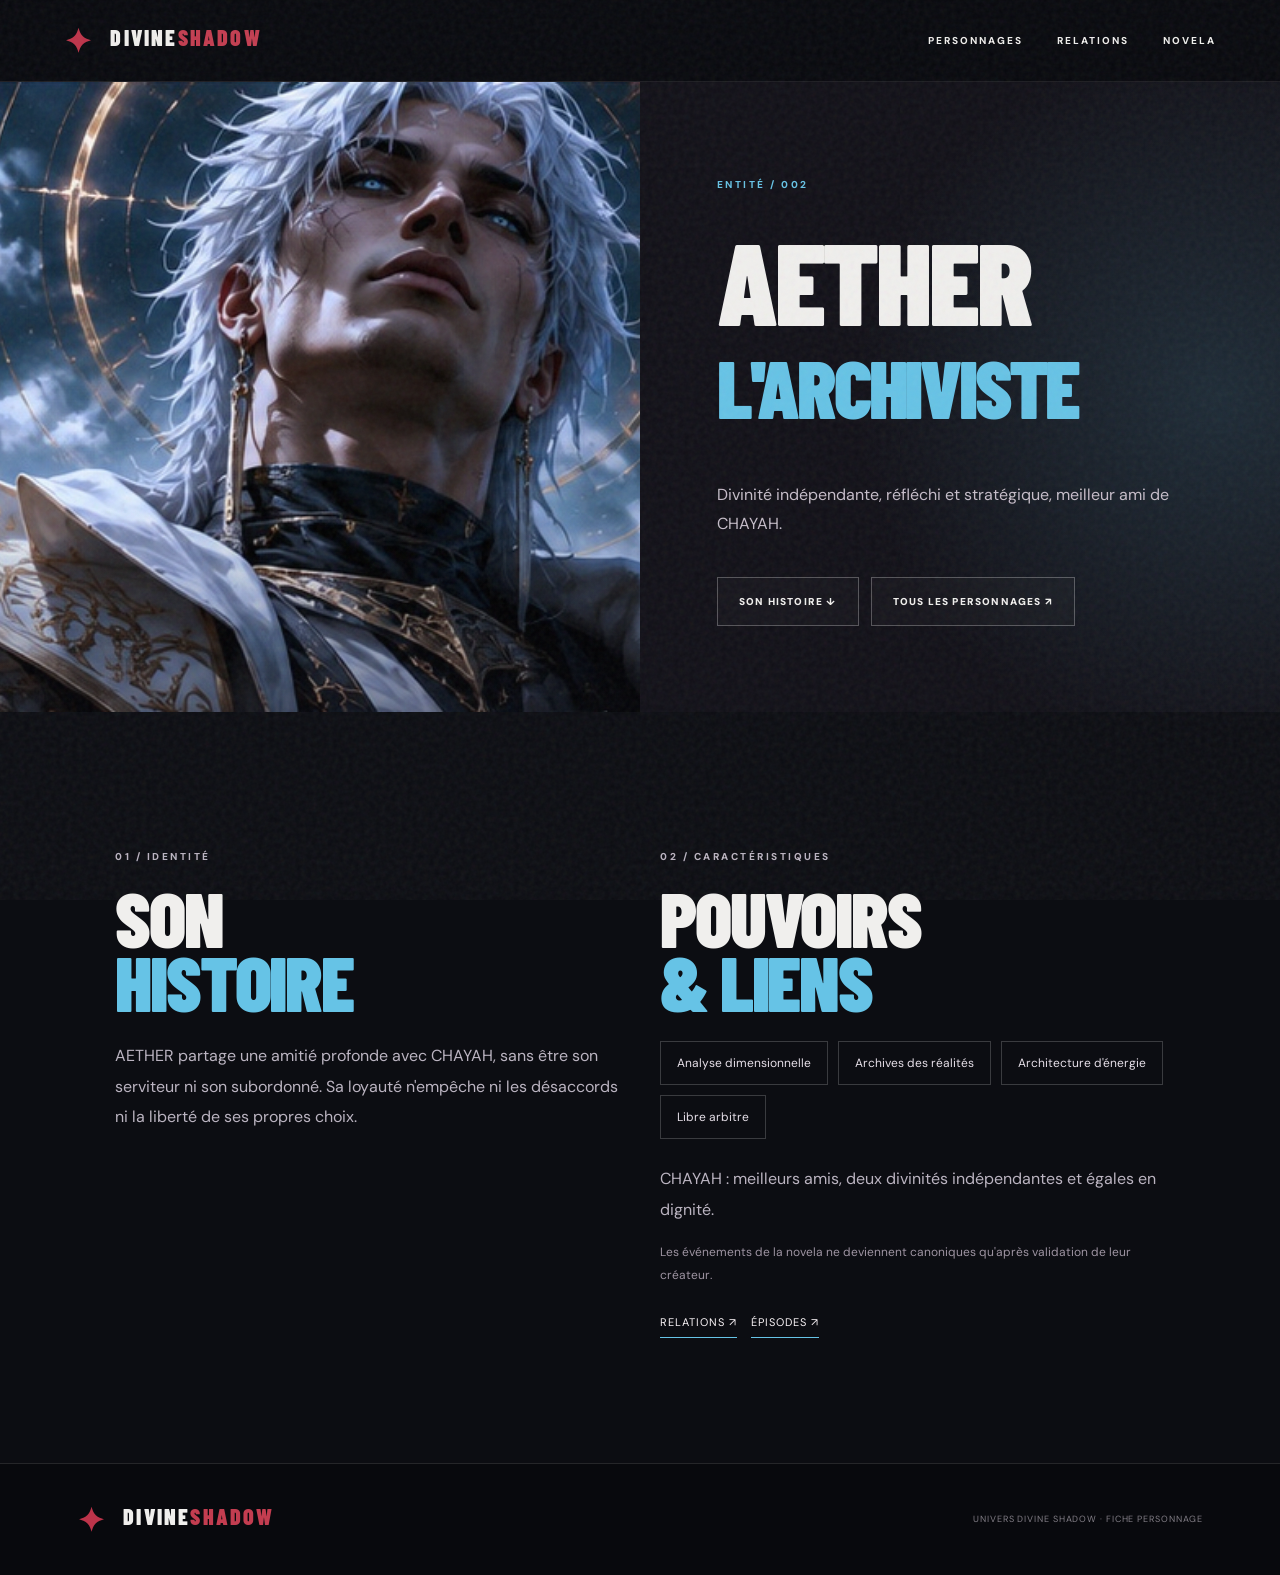
<file: aether.html>
<!doctype html>
<html lang="fr"><head><meta charset="UTF-8"><meta name="viewport" content="width=device-width,initial-scale=1"><meta name="theme-color" content="#08090d"><meta name="description" content="Fiche personnage — DIVINE SHADOW"><title>Personnage — DIVINE SHADOW</title><link rel="stylesheet" href="./styles.css"><link rel="stylesheet" href="./profile.css?v=14"></head>
<body data-character="aether"><div class="noise"></div><header class="nav"><a class="brand" href="./index.html#accueil"><span class="sigil">✦</span> DIVINE<span>SHADOW</span></a><button id="menu" class="menu" aria-label="Afficher le menu" aria-controls="links" aria-expanded="false">☰</button><nav id="links"><a href="./index.html#personnages">PERSONNAGES</a><a href="./relations.html">RELATIONS</a><a href="./novela.html">NOVELA</a></nav></header>
<main class="profile-shell"><section class="profile-hero"><div class="profile-visual"><img id="profile-image" alt="Portrait du personnage" loading="eager" decoding="async"></div><div class="profile-intro"><p class="eyebrow" id="profile-kind"></p><h1><span id="profile-name"></span><em id="profile-title"></em></h1><p id="profile-intro"></p><div class="profile-actions"><a class="btn outline" href="#identite">SON HISTOIRE ↓</a><a class="btn outline" href="./index.html#personnages">TOUS LES PERSONNAGES ↗</a></div></div></section>
<section id="identite" class="section people"><div class="profile-info"><div><p class="eyebrow">01 / IDENTITÉ</p><h2>SON<br><em>HISTOIRE</em></h2><p id="profile-story"></p></div><div><p class="eyebrow">02 / CARACTÉRISTIQUES</p><h2>POUVOIRS<br><em>& LIENS</em></h2><div id="profile-attributes" class="profile-attributes"></div><p id="profile-relations"></p><p class="profile-note">Les événements de la novela ne deviennent canoniques qu'après validation de leur créateur.</p><div class="profile-related"><a href="./relations.html">RELATIONS ↗</a><a href="./novela.html">ÉPISODES ↗</a></div></div></div></section></main>
<footer><a class="brand" href="./index.html"><span class="sigil">✦</span> DIVINE<span>SHADOW</span></a><p>UNIVERS DIVINE SHADOW · FICHE PERSONNAGE</p></footer><script src="./profile.js?v=13" defer></script></body></html>
</file>
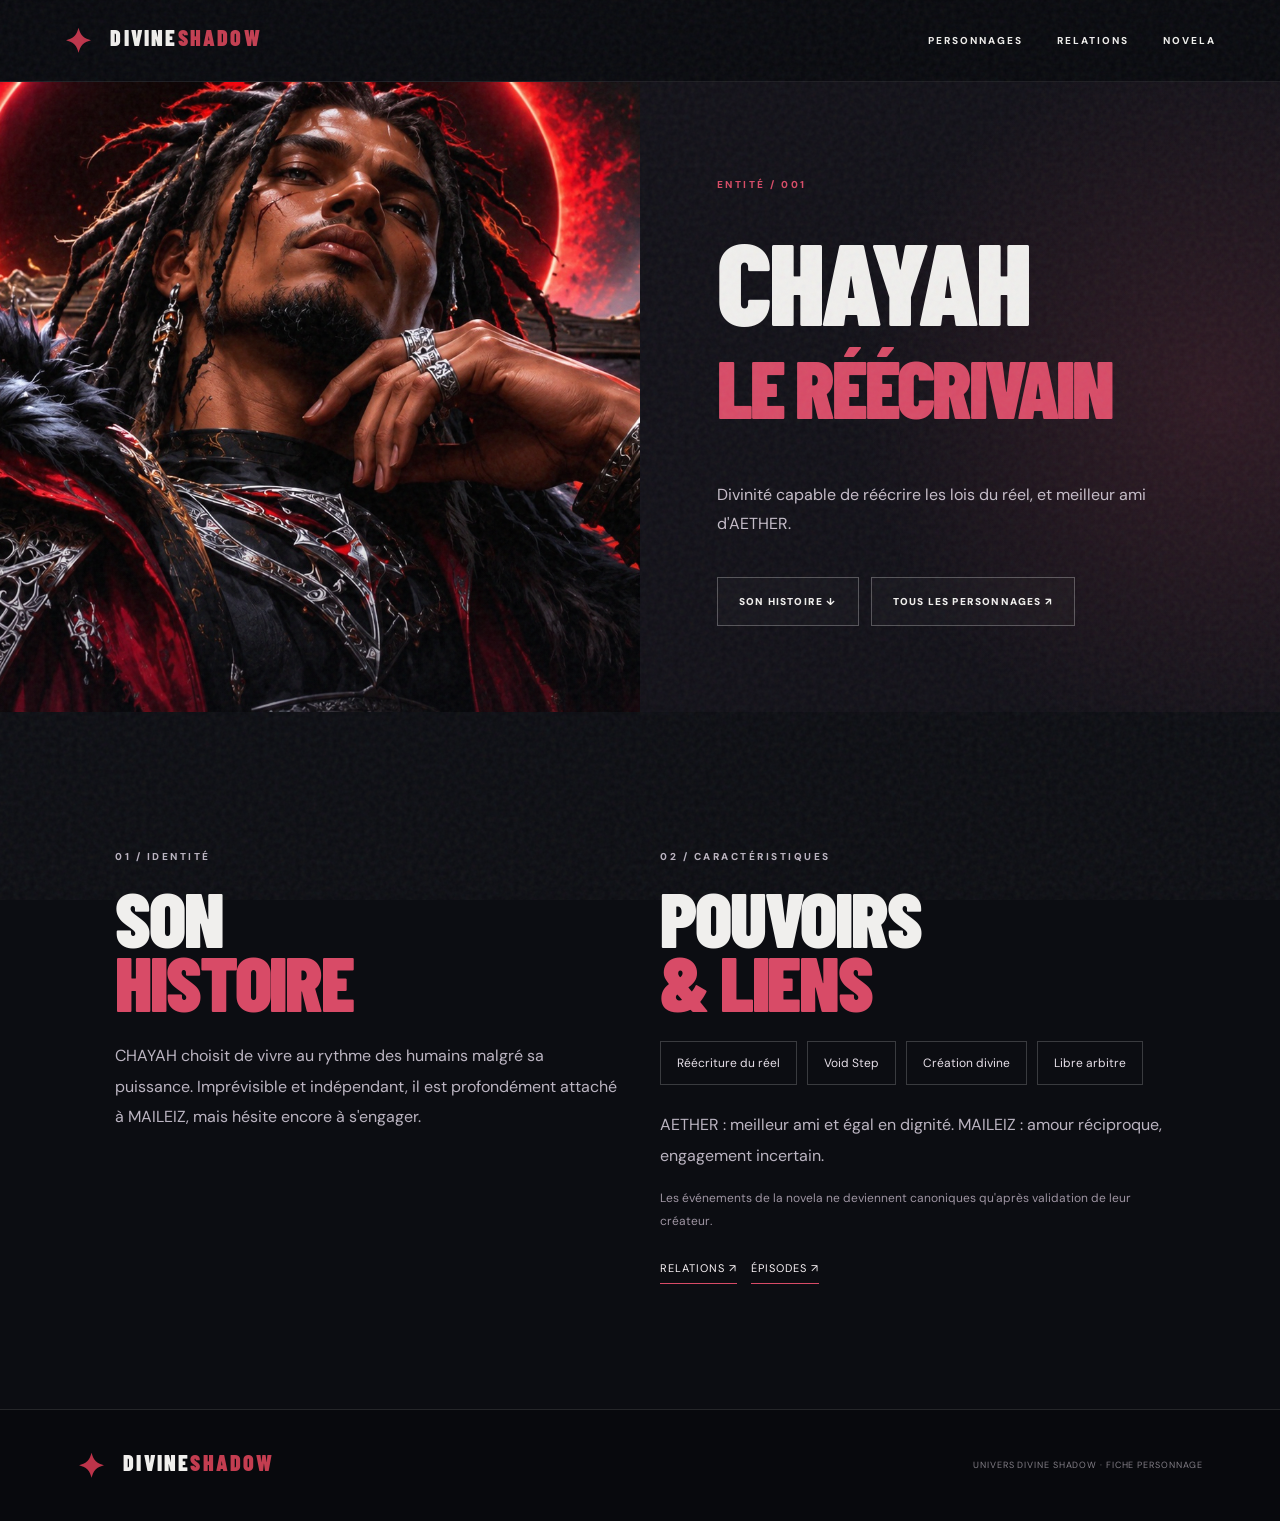
<file: chayah.html>
<!doctype html>
<html lang="fr"><head><meta charset="UTF-8"><meta name="viewport" content="width=device-width,initial-scale=1"><meta name="theme-color" content="#08090d"><meta name="description" content="Fiche personnage — DIVINE SHADOW"><title>Personnage — DIVINE SHADOW</title><link rel="stylesheet" href="./styles.css"><link rel="stylesheet" href="./profile.css?v=14"></head>
<body data-character="chayah"><div class="noise"></div><header class="nav"><a class="brand" href="./index.html#accueil"><span class="sigil">✦</span> DIVINE<span>SHADOW</span></a><button id="menu" class="menu" aria-label="Afficher le menu" aria-controls="links" aria-expanded="false">☰</button><nav id="links"><a href="./index.html#personnages">PERSONNAGES</a><a href="./relations.html">RELATIONS</a><a href="./novela.html">NOVELA</a></nav></header>
<main class="profile-shell"><section class="profile-hero"><div class="profile-visual"><img id="profile-image" alt="Portrait du personnage" loading="eager" decoding="async"></div><div class="profile-intro"><p class="eyebrow" id="profile-kind"></p><h1><span id="profile-name"></span><em id="profile-title"></em></h1><p id="profile-intro"></p><div class="profile-actions"><a class="btn outline" href="#identite">SON HISTOIRE ↓</a><a class="btn outline" href="./index.html#personnages">TOUS LES PERSONNAGES ↗</a></div></div></section>
<section id="identite" class="section people"><div class="profile-info"><div><p class="eyebrow">01 / IDENTITÉ</p><h2>SON<br><em>HISTOIRE</em></h2><p id="profile-story"></p></div><div><p class="eyebrow">02 / CARACTÉRISTIQUES</p><h2>POUVOIRS<br><em>& LIENS</em></h2><div id="profile-attributes" class="profile-attributes"></div><p id="profile-relations"></p><p class="profile-note">Les événements de la novela ne deviennent canoniques qu'après validation de leur créateur.</p><div class="profile-related"><a href="./relations.html">RELATIONS ↗</a><a href="./novela.html">ÉPISODES ↗</a></div></div></div></section></main>
<footer><a class="brand" href="./index.html"><span class="sigil">✦</span> DIVINE<span>SHADOW</span></a><p>UNIVERS DIVINE SHADOW · FICHE PERSONNAGE</p></footer><script src="./profile.js?v=13" defer></script></body></html>
</file>
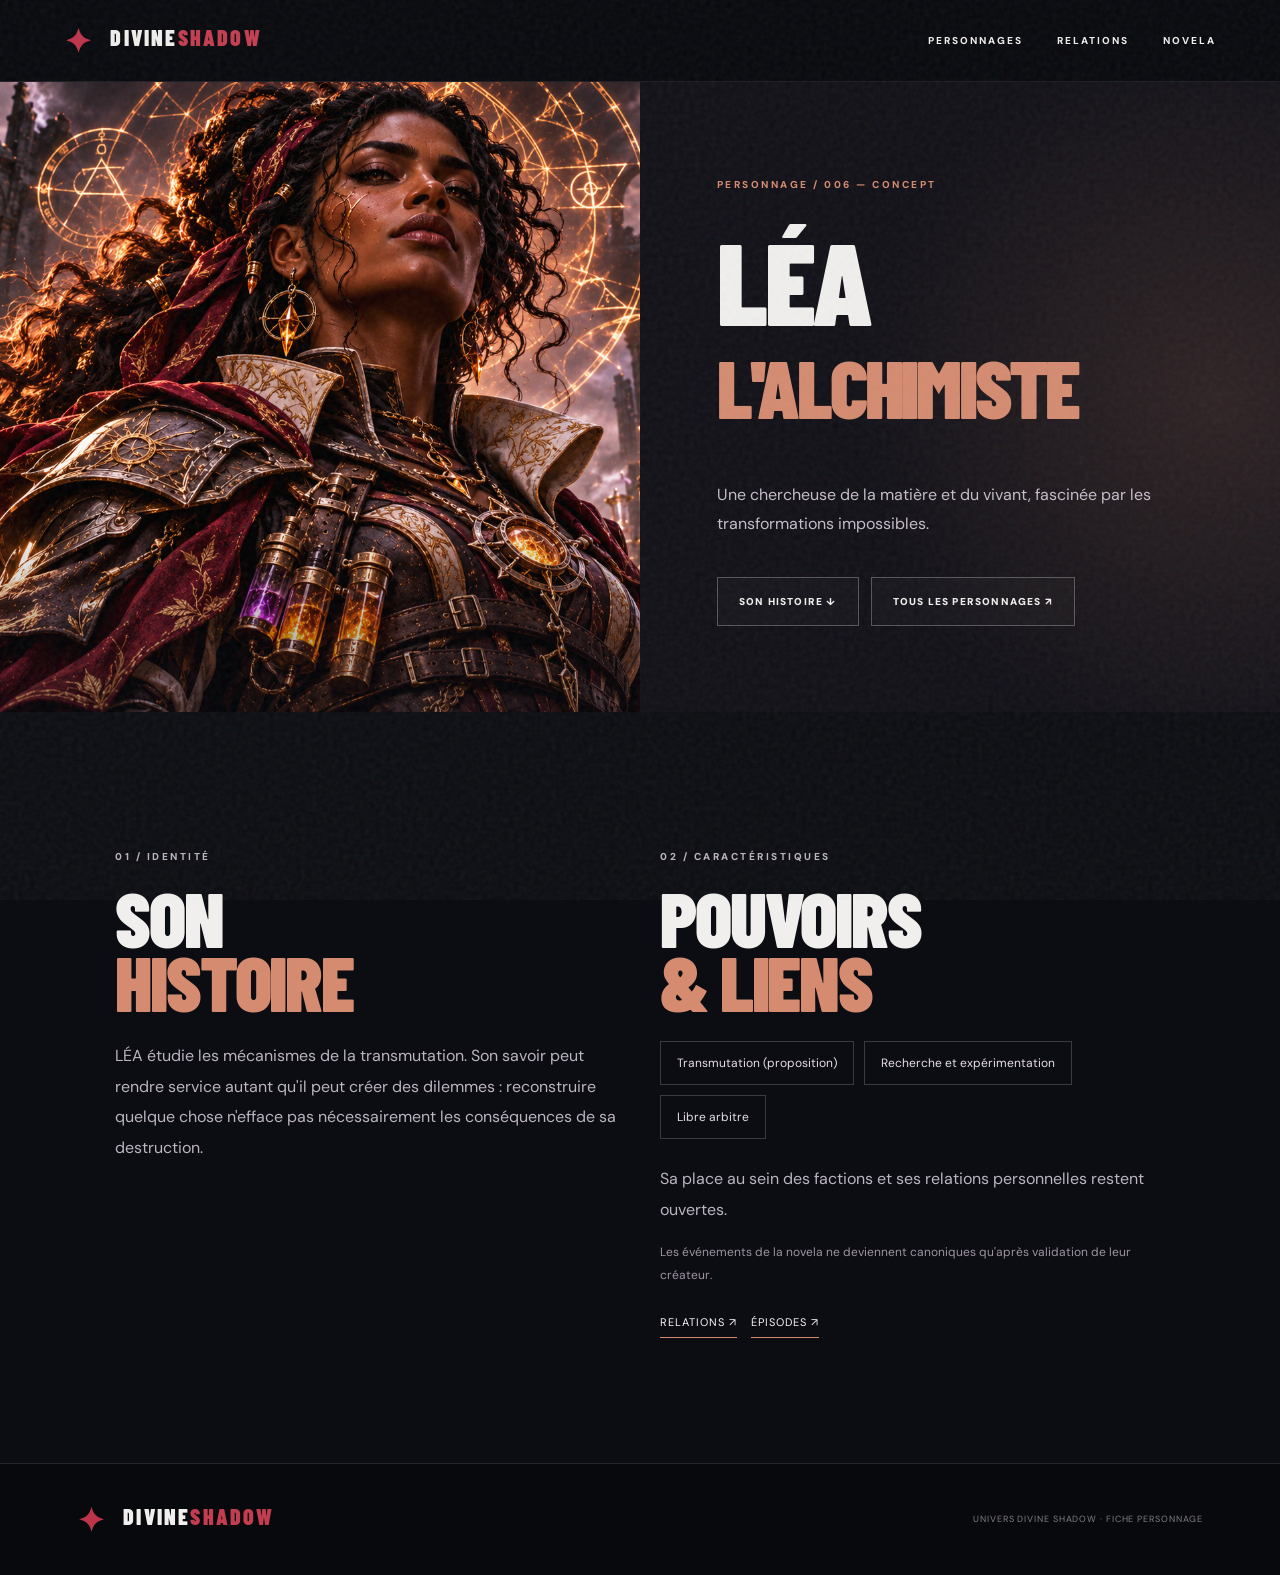
<file: lea.html>
<!doctype html>
<html lang="fr"><head><meta charset="UTF-8"><meta name="viewport" content="width=device-width,initial-scale=1"><meta name="theme-color" content="#08090d"><meta name="description" content="Fiche personnage — DIVINE SHADOW"><title>LÉA — DIVINE SHADOW</title><link rel="stylesheet" href="./styles.css"><link rel="stylesheet" href="./profile.css?v=14"></head>
<body data-character="lea"><div class="noise"></div><header class="nav"><a class="brand" href="./index.html#accueil"><span class="sigil">✦</span> DIVINE<span>SHADOW</span></a><button id="menu" class="menu" aria-label="Afficher le menu" aria-controls="links" aria-expanded="false">☰</button><nav id="links"><a href="./index.html#personnages">PERSONNAGES</a><a href="./relations.html">RELATIONS</a><a href="./novela.html">NOVELA</a></nav></header>
<main class="profile-shell"><section class="profile-hero"><div class="profile-visual"><img id="profile-image" alt="Portrait du personnage" loading="eager" decoding="async"></div><div class="profile-intro"><p class="eyebrow" id="profile-kind"></p><h1><span id="profile-name"></span><em id="profile-title"></em></h1><p id="profile-intro"></p><div class="profile-actions"><a class="btn outline" href="#identite">SON HISTOIRE ↓</a><a class="btn outline" href="./index.html#personnages">TOUS LES PERSONNAGES ↗</a></div></div></section>
<section id="identite" class="section people"><div class="profile-info"><div><p class="eyebrow">01 / IDENTITÉ</p><h2>SON<br><em>HISTOIRE</em></h2><p id="profile-story"></p></div><div><p class="eyebrow">02 / CARACTÉRISTIQUES</p><h2>POUVOIRS<br><em>& LIENS</em></h2><div id="profile-attributes" class="profile-attributes"></div><p id="profile-relations"></p><p class="profile-note">Les événements de la novela ne deviennent canoniques qu'après validation de leur créateur.</p><div class="profile-related"><a href="./relations.html">RELATIONS ↗</a><a href="./novela.html">ÉPISODES ↗</a></div></div></div></section></main>
<footer><a class="brand" href="./index.html"><span class="sigil">✦</span> DIVINE<span>SHADOW</span></a><p>UNIVERS DIVINE SHADOW · FICHE PERSONNAGE</p></footer><script src="./profile.js?v=13" defer></script></body></html>
</file>
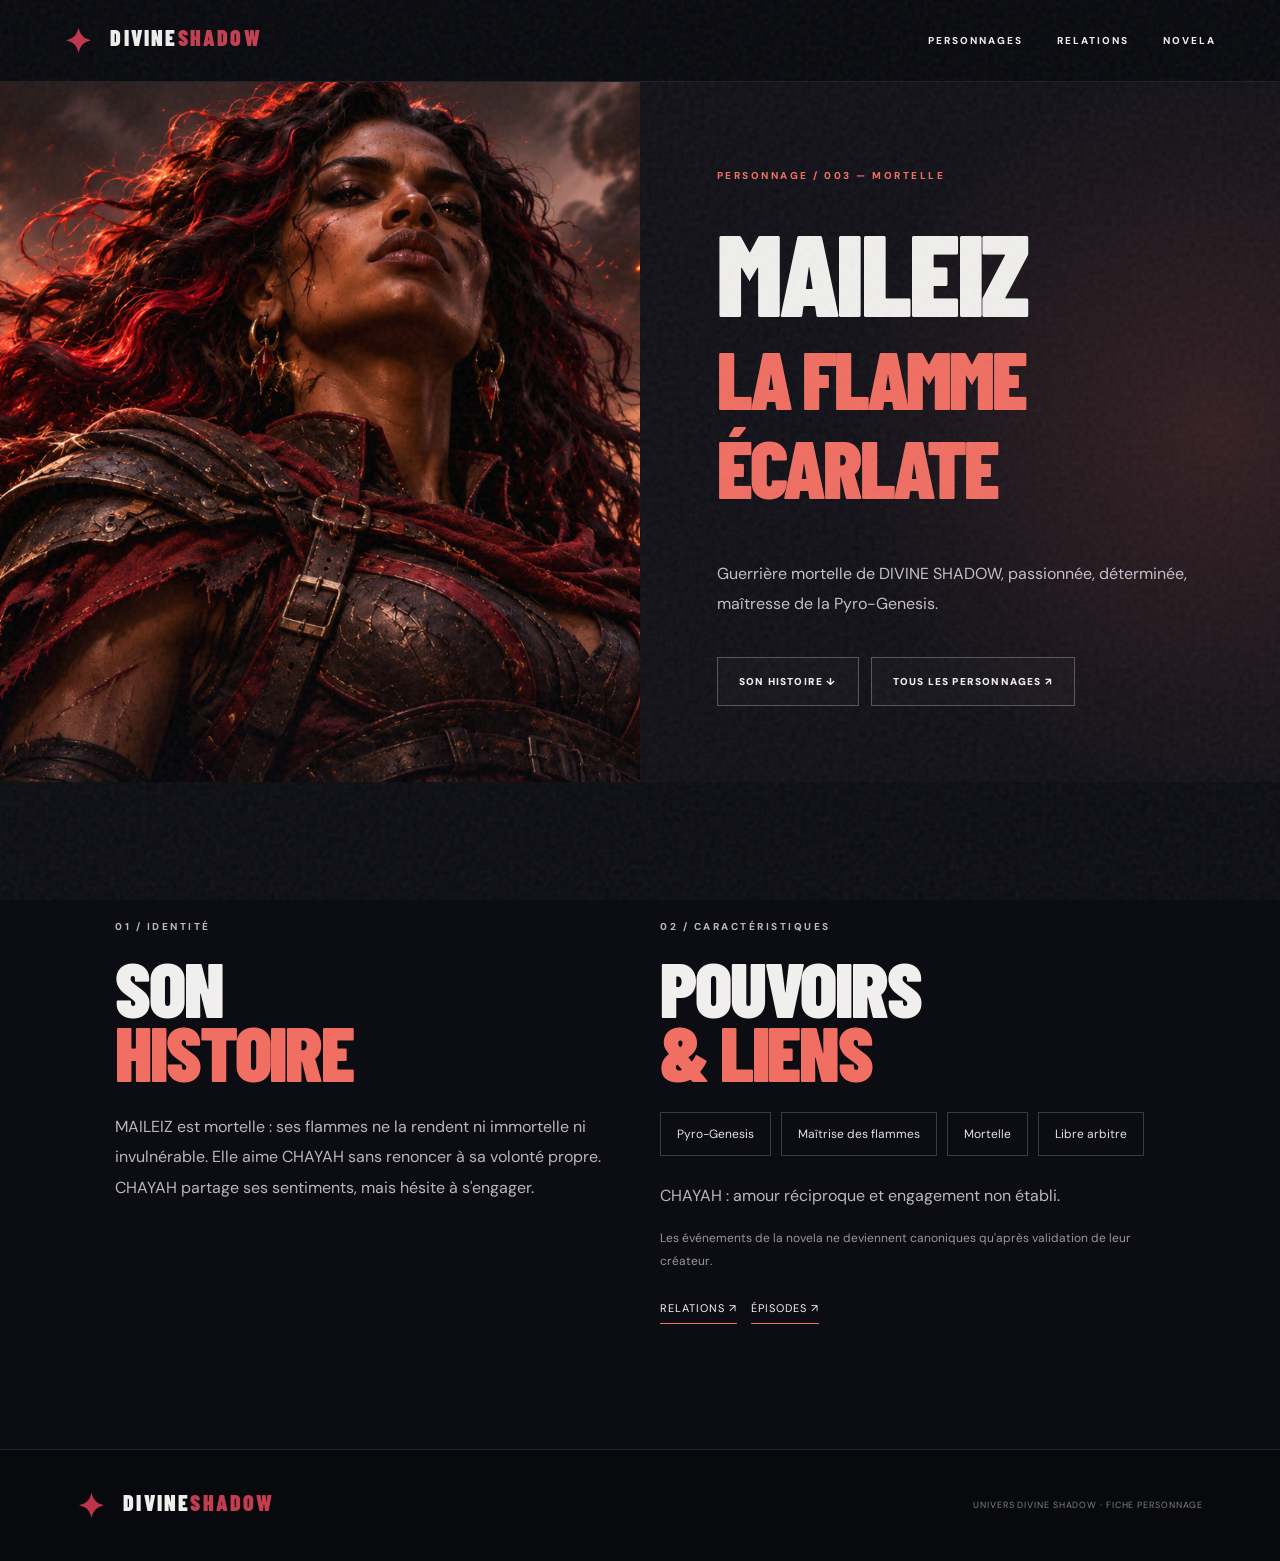
<file: maileiz.html>
<!doctype html>
<html lang="fr"><head><meta charset="UTF-8"><meta name="viewport" content="width=device-width,initial-scale=1"><meta name="theme-color" content="#08090d"><meta name="description" content="Fiche personnage — DIVINE SHADOW"><title>Personnage — DIVINE SHADOW</title><link rel="stylesheet" href="./styles.css"><link rel="stylesheet" href="./profile.css?v=14"></head>
<body data-character="maileiz"><div class="noise"></div><header class="nav"><a class="brand" href="./index.html#accueil"><span class="sigil">✦</span> DIVINE<span>SHADOW</span></a><button id="menu" class="menu" aria-label="Afficher le menu" aria-controls="links" aria-expanded="false">☰</button><nav id="links"><a href="./index.html#personnages">PERSONNAGES</a><a href="./relations.html">RELATIONS</a><a href="./novela.html">NOVELA</a></nav></header>
<main class="profile-shell"><section class="profile-hero"><div class="profile-visual"><img id="profile-image" alt="Portrait du personnage" loading="eager" decoding="async"></div><div class="profile-intro"><p class="eyebrow" id="profile-kind"></p><h1><span id="profile-name"></span><em id="profile-title"></em></h1><p id="profile-intro"></p><div class="profile-actions"><a class="btn outline" href="#identite">SON HISTOIRE ↓</a><a class="btn outline" href="./index.html#personnages">TOUS LES PERSONNAGES ↗</a></div></div></section>
<section id="identite" class="section people"><div class="profile-info"><div><p class="eyebrow">01 / IDENTITÉ</p><h2>SON<br><em>HISTOIRE</em></h2><p id="profile-story"></p></div><div><p class="eyebrow">02 / CARACTÉRISTIQUES</p><h2>POUVOIRS<br><em>& LIENS</em></h2><div id="profile-attributes" class="profile-attributes"></div><p id="profile-relations"></p><p class="profile-note">Les événements de la novela ne deviennent canoniques qu'après validation de leur créateur.</p><div class="profile-related"><a href="./relations.html">RELATIONS ↗</a><a href="./novela.html">ÉPISODES ↗</a></div></div></div></section></main>
<footer><a class="brand" href="./index.html"><span class="sigil">✦</span> DIVINE<span>SHADOW</span></a><p>UNIVERS DIVINE SHADOW · FICHE PERSONNAGE</p></footer><script src="./profile.js?v=13" defer></script></body></html>
</file>
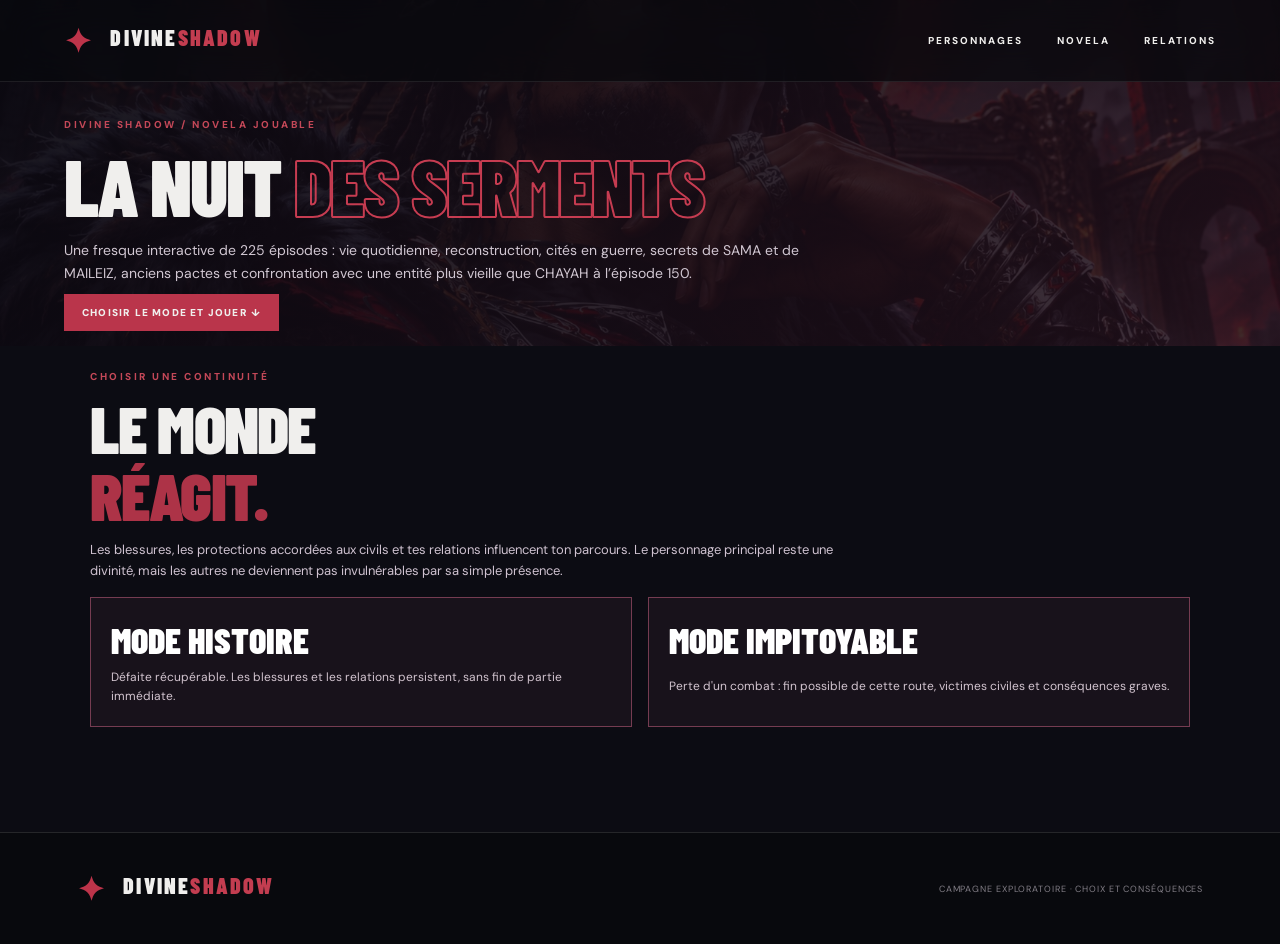
<file: novela-adventure.html>
<!doctype html><html lang="fr"><head><meta charset="UTF-8"><meta name="viewport" content="width=device-width,initial-scale=1"><meta http-equiv="refresh" content="0;url=./novela.html"><title>DIVINE SHADOW — Novela</title><link rel="canonical" href="./novela.html"><script>location.replace("./novela.html"+location.search+location.hash)</script></head><body><p>La Novela se joue désormais sur <a href="./novela.html">la page principale</a>.</p></body></html>
</file>
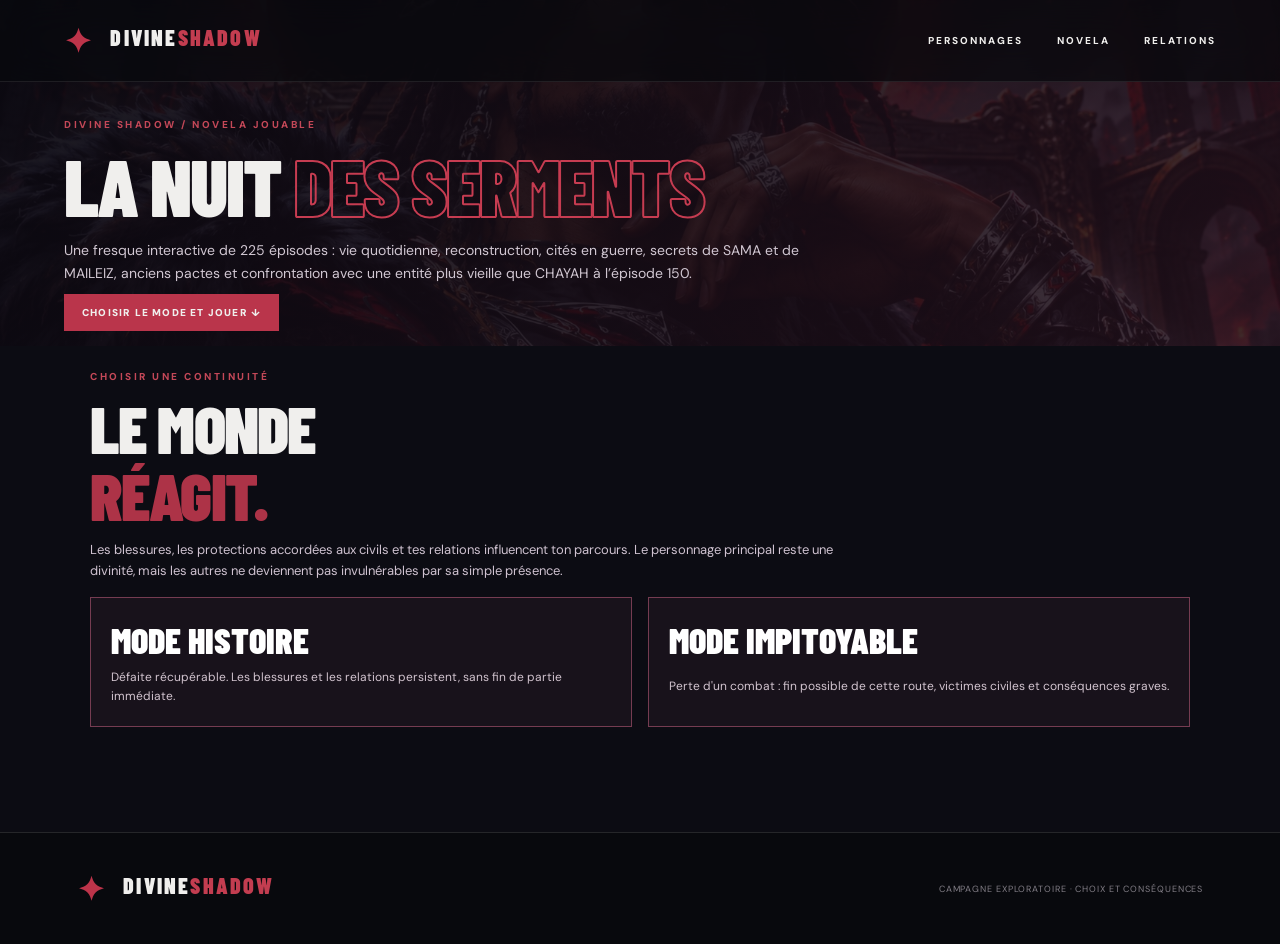
<file: novela.html>
<!doctype html>
<html lang="fr"><head><meta charset="UTF-8"><meta name="viewport" content="width=device-width,initial-scale=1">
<meta name="theme-color" content="#08090d"><title>Novela jouable — La Nuit des Serments | DIVINE SHADOW</title>
<meta name="description" content="Campagne interactive DIVINE SHADOW : CHAYAH explore la cité, rencontre les habitants et combat pour ses choix.">
<link rel="stylesheet" href="./styles.css?v=adventure-1">
<link rel="stylesheet" href="./novela-adventure.css?v=34"></head>
<body>
<header class="nav"><a class="brand" href="./index.html#accueil"><span class="sigil">✦</span> DIVINE<span>SHADOW</span></a>
<button id="menu" class="menu" aria-expanded="false" aria-controls="links" aria-label="Afficher le menu">☰</button>
<nav id="links"><a href="./index.html#personnages">PERSONNAGES</a><a href="./novela.html" aria-current="page">NOVELA</a><a href="./relations.html">RELATIONS</a></nav></header>
<main>
<section class="adventure-hero game-entry"><div class="game-entry-text"><span class="eyebrow">DIVINE SHADOW / NOVELA JOUABLE</span><h1>LA NUIT <em>DES SERMENTS</em></h1><p>Une fresque interactive de 225 épisodes : vie quotidienne, reconstruction, cités en guerre, secrets de SAMA et de MAILEIZ, anciens pactes et confrontation avec une entité plus vieille que CHAYAH à l’épisode 150.</p><a class="btn primary" href="#adventure-game">CHOISIR LE MODE ET JOUER ↓</a></div></section>
<div id="adventure-game" class="adventure-wrap">
<section id="mode-setup" class="adventure-setup" aria-labelledby="difficulty-heading">
<span class="eyebrow">CHOISIR UNE CONTINUITÉ</span><h2 id="difficulty-heading">LE MONDE<br><em>RÉAGIT.</em></h2>
<p>Les blessures, les protections accordées aux civils et tes relations influencent ton parcours. Le personnage principal reste une divinité, mais les autres ne deviennent pas invulnérables par sa simple présence.</p>
<div class="mode-options">
<button id="history-mode" type="button" class="mode-choice"><strong>MODE HISTOIRE</strong><span>Défaite récupérable. Les blessures et les relations persistent, sans fin de partie immédiate.</span></button>
<button id="ruthless-mode" type="button" class="mode-choice"><strong>MODE IMPITOYABLE</strong><span>Perte d'un combat : fin possible de cette route, victimes civiles et conséquences graves.</span></button>
</div></section>
<section id="opening-cinematic" class="opening-cinematic" hidden aria-label="Cinématique d'ouverture">
<div class="cinematic-backdrop" id="cinematic-backdrop"></div><div class="cinematic-content">
<span class="eyebrow" id="cinematic-kicker">PROLOGUE</span><p class="cinematic-caption">DIVINE SHADOW • LE NARRATEUR</p>
<h2 id="cinematic-title"></h2><p id="cinematic-narration" aria-live="polite"></p>
<div class="cinematic-controls"><span id="cinematic-count">01 / 05</span><button type="button" id="cinematic-next">CONTINUER →</button><button type="button" id="cinematic-skip">PASSER LE PROLOGUE</button></div>
</div></section>
<div id="game-root" hidden>
<div class="adventure-chapter"><div><span class="eyebrow">SIMULATION NARRATIVE / PROTAGONISTE : CHAYAH</span><h2 id="chapter-title"></h2><p id="chapter-desc"></p></div><div class="adventure-top-actions"><span id="mode-name"></span><button id="reset-adventure" type="button">NOUVELLE PARTIE ↺</button></div></div>
<div class="player-hud" aria-label="Statut du personnage joué">
<div class="player-identity"><span class="eyebrow">PERSONNAGE JOUÉ</span><strong>CHAYAH VEHUHIA</strong><span>IMMORTEL · DIVINITÉ</span></div>
<div class="adventure-status">
<div class="status-panel"><span>VITALITÉ</span><strong id="hp">100</strong><div class="progress-track"><i id="hp-fill"></i></div></div>
<div class="status-panel"><span>PM <small>(ÉNERGIE DIVINE)</small></span><strong id="energy">100</strong><div class="progress-track energy"><i id="energy-fill"></i></div></div>
</div>
<button id="info-menu-toggle" class="info-menu-toggle" type="button" aria-controls="info-drawer" aria-expanded="false">☷ INFORMATIONS <span id="info-menu-indicator">OUVRIR</span></button>
</div>
<div class="adventure-layout">
<section class="adventure-main">
<div class="novela-reading-nav" aria-label="Navigation et confort de lecture">
 <div class="reader-links"><a href="#novela-reading">LIRE LA SCÈNE</a><a href="#exploration-panel">DÉCISIONS</a><a href="#continent-explorer">CARTE DU MONDE</a></div>
 <div class="reader-settings" aria-label="Réglages de lecture"><span>LECTURE</span><button type="button" id="reader-smaller" aria-label="Réduire la taille du texte">A−</button><button type="button" id="reader-larger" aria-label="Agrandir la taille du texte">A+</button><button type="button" id="reader-image" aria-pressed="false" aria-label="Afficher ou masquer l'illustration">IMAGE : OUI</button></div>
 </div>
<div class="episode-progress" id="novela-reading"><div class="episode-heading"><span id="episode-label">ÉPISODE 01 / 225</span><strong id="episode-name">AVANT LES SIRÈNES</strong><span id="episode-arc">LES VISAGES DE LA CITÉ</span></div><div class="episode-trajectory" role="progressbar" id="episode-trajectory" aria-label="Progression de la saison" aria-valuemin="0" aria-valuemax="225" aria-valuenow="1"><i id="episode-trajectory-fill"></i></div></div>
<div class="scene-view"><div class="scene-illustration" id="scene-illustration" role="img" aria-label="Illustration d’ambiance de la scène"><img id="scene-portrait" class="scene-character-portrait" alt="" loading="lazy" hidden><div id="scene-concept-art" class="scene-concept-art" aria-label="Illustration conceptuelle de personnage" hidden></div><div class="scene-illustration-caption"><span id="scene-visual-type">ILLUSTRATION D’AMBIANCE</span><strong id="scene-visual-speaker"></strong></div></div><section id="cinematic-dialogue" class="cinematic-dialogue" aria-label="Dialogue cinématique de la scène" aria-live="off" hidden>
  <div class="cinematic-dialogue-portrait" id="dialogue-portrait-wrap"><img id="dialogue-portrait" alt="" hidden><span id="dialogue-placeholder" class="dialogue-placeholder" aria-hidden="true">✦</span></div>
  <div class="cinematic-dialogue-content"><div class="dialogue-topline"><span class="eyebrow">DIALOGUE / SCÈNE</span><span id="dialogue-counter">1 / 1</span></div>
    <div class="dialogue-identity"><strong id="dialogue-speaker">NARRATION</strong><span id="dialogue-expression">ATMOSPHÈRE</span></div>
    <p id="dialogue-text"></p><div class="dialogue-actions"><button type="button" id="dialogue-next">CONTINUER →</button><button type="button" id="dialogue-skip">PASSER AU RÉCIT</button></div>
  </div></section>
<div class="scene-reading-body" id="scene-reading-body" tabindex="0" role="region" aria-label="Récit de la scène, zone défilable"><span class="eyebrow">EXPLORATION / LIEU ACTUEL</span><h3 id="current-place"></h3><p id="place-desc"></p><div class="event-message" id="story-event" aria-live="polite"></div></div></div>


<div class="adventure-panels">
<div class="adventure-panel" id="exploration-panel"><span class="eyebrow decision-eyebrow">ACTIONS DISPONIBLES · EN DIRECT</span><h3>QUE DÉCIDE CHAYAH ?</h3><p class="decision-help">Lis le récit à gauche en faisant défiler son panneau, puis choisis une action ici.</p><div class="quest-tracker" id="quest-tracker" hidden><span>QUÊTE SUIVIE</span><strong id="quest-tracker-name"></strong><small id="quest-tracker-progress"></small><button id="quest-tracker-open" type="button">VOIR LES QUÊTES</button></div><div id="world-actions" class="adventure-actions"></div><div class="decision-memory" id="decision-memory" aria-live="polite" hidden><strong>DERNIER CHOIX MÉMORISÉ</strong><p id="decision-memory-text"></p></div></div>
</div>
<section id="continent-explorer" class="continent-explorer" aria-labelledby="continent-heading">
<div class="continent-top"><div><span class="eyebrow">EXPLORATION HORS ÉPISODE</span><h3 id="continent-heading">CARTE DU CONTINENT</h3><p>Carte schématique · Six cités, dix-huit lieux à visiter. Voyage entre les cités sans sauter l'histoire. Les rencontres locales et les visites restent dans la sauvegarde.</p></div><button id="continent-toggle" type="button" aria-expanded="false" aria-controls="continent-content">OUVRIR LA CARTE</button></div>
<div id="continent-content" hidden><div class="continent-legend"><span><i class="legend-dot ally"></i> Alliée</span><span><i class="legend-dot neutral"></i> Neutre</span><span><i class="legend-dot enemy"></i> Ennemie</span></div><div class="continent-layout"><div class="continent-map" id="continent-map" aria-label="Choisir une région à explorer"><div class="continent-compass" aria-hidden="true">N ↑</div></div><div class="continent-details"><p id="continent-status" aria-live="polite"></p><div id="continent-regions" class="continent-regions"></div></div></div><div class="continent-local"><div><h4 id="continent-local-title">CHOISIS UNE CITÉ</h4><p id="continent-local-text">Les endroits visitables apparaissent ici.</p></div><div id="continent-sites" class="continent-sites"></div><div class="continent-encounter" id="continent-encounter" aria-live="polite"></div>
<section class="living-neighborhood" aria-label="Activités des habitants"><div class="living-head"><h4>MONDE VIVANT — HABITANTS ET ÉVÉNEMENTS</h4><span id="living-cycle"></span></div><div id="living-residents" class="living-residents"></div><div id="living-event" class="living-event" aria-live="polite"></div></section>
</div></div>
</section>
<section id="combat-panel" class="combat-panel" hidden aria-live="polite">
<span class="eyebrow">ALERTE / COMBAT TACTIQUE AU TOUR PAR TOUR</span>
<div class="combat-heading"><div><h3 id="enemy-name"></h3><p id="enemy-desc"></p></div><strong id="combat-turn"></strong></div>
<div class="enemy-health"><span>ENNEMI : <strong id="enemy-hp"></strong></span><div class="progress-track enemy combat-health-track"><i id="enemy-hp-fill"></i><span id="enemy-halfway" class="enemy-halfway" title="Seuil de la phase 2 : 50 %" aria-hidden="true"></span></div></div><div id="enemy-force-panel" class="enemy-force" hidden><span>FORCE DE L’ENNEMI : <strong id="enemy-force">100</strong> / 100</span><div class="progress-track force"><i id="enemy-force-fill"></i></div></div>
<div id="combat-stance-controls" class="combat-stance-controls" role="group" aria-label="Postures de combat"><span>POSTURE</span><button type="button" data-stance="balanced">ÉQUILIBRÉE</button><button type="button" data-stance="offensive">OFFENSIVE</button><button type="button" data-stance="defensive">DÉFENSIVE</button><button type="button" data-stance="mobile">MOBILE</button></div><p id="combat-stance-description" class="combat-stance-description"></p><div id="combat-phase-banner" class="combat-phase-banner" role="status" aria-live="polite">PHASE 1 — POUVOIRS ET DISTANCE</div><p id="combat-phase-help" class="combat-phase-help">Phase 2 après 50 % de PV.</p><div id="battle-stage" class="cinematic-battle-visual" aria-hidden="true"><div class="battle-action-flash" id="battle-action-flash"></div><div class="battle-fighter"><img src="./assets/chayah_hd_candidate.jpg" alt=""></div><span class="battle-flare"></span><span class="battle-ring"></span><span class="battle-spark"></span><div class="battle-opponent-art"><img id="battle-opponent-image" src="./assets/enemies/raider.svg" alt="Illustration de l’adversaire" loading="eager" decoding="async"></div></div><div class="battle-feedback" id="battle-feedback" aria-live="polite"><span id="battle-move-name">DÉBUT DU COMBAT</span><strong id="battle-damage-value">DÉGÂTS : —</strong><span id="battle-player-impact">CONTRECOUP : —</span></div><p id="melee-combo-status" class="melee-combo-status" hidden>COMBO : 0 · GARDE ADVERSE : STABLE</p><p id="combat-log" class="event-message battle-narration"></p><p id="combat-wounds" class="combat-wounds" aria-live="polite">LÉSIONS : 0/8</p><div id="combat-actions" class="combat-actions" aria-label="Capacités de combat"></div>
</section>
</section>
<aside id="info-drawer" class="adventure-sidebar info-drawer" hidden aria-label="Informations de la campagne">
<div class="info-drawer-head"><h3>DOSSIER DE CAMPAGNE</h3><button id="info-menu-close" type="button" aria-label="Fermer les informations">FERMER ✕</button></div>
<div class="info-tabs" role="tablist" aria-label="Catégories d'informations">
<button type="button" role="tab" id="info-tab-city" aria-selected="true" aria-controls="info-city" data-info-tab="city">VILLE</button>
<button type="button" role="tab" id="info-tab-characters" aria-selected="false" aria-controls="info-characters" data-info-tab="characters">PERSONNAGES</button>
<button type="button" role="tab" id="info-tab-relations" aria-selected="false" aria-controls="info-relations" data-info-tab="relations">RELATIONS</button>
<button type="button" role="tab" id="info-tab-episodes" aria-selected="false" aria-controls="info-episodes" data-info-tab="episodes">ÉPISODES</button>
<button type="button" role="tab" id="info-tab-inventory" aria-selected="false" aria-controls="info-inventory" data-info-tab="inventory">INVENTAIRE</button>
<button type="button" role="tab" id="info-tab-quests" aria-selected="false" aria-controls="info-quests" data-info-tab="quests">QUÊTES</button>
<button type="button" role="tab" id="info-tab-reputation" aria-selected="false" aria-controls="info-reputation" data-info-tab="reputation">RÉPUTATION</button>
<button type="button" role="tab" id="info-tab-living" aria-selected="false" aria-controls="info-living" data-info-tab="living">MONDE VIVANT</button>
<button type="button" role="tab" id="info-tab-arcs" aria-selected="false" aria-controls="info-arcs" data-info-tab="arcs">ARCS PERSONNAGES</button>
<button type="button" role="tab" id="info-tab-journal" aria-selected="false" aria-controls="info-journal" data-info-tab="journal">JOURNAL</button>
</div>
<section id="info-city" class="info-tab-panel" role="tabpanel" aria-labelledby="info-tab-city">
<div class="adventure-panel"><h3>DIPLOMATIE DES CITÉS</h3><p class="simulation-note">La menace, la défense et la confiance évoluent selon tes renforts, les affrontements et le temps.</p><div id="city-diplomacy-list"></div></div>
<div class="adventure-panel"><h3>ÉTAT DE LA VILLE</h3><p>Stabilité : <strong id="city-state">70 / 100</strong></p><p>Renseignement : <strong id="evidence-count">0</strong></p></div>
<div class="adventure-panel"><h3>CONSÉQUENCES EN DIRECT</h3><ol id="chapter-objectives"></ol></div>
<div class="adventure-panel"><h3>ÉTAT DE L'ENQUÊTE</h3><ul id="clue-list"></ul></div>
</section>
<section id="info-characters" class="info-tab-panel" role="tabpanel" aria-labelledby="info-tab-characters" hidden>
<div class="adventure-panel"><h3>STATUT — DIVINITÉS</h3><p class="simulation-note">Interface isekai : niveau, rang, classe, caractéristiques, PM et compétences. « ??? » signifie non révélé ou non validé.</p><div id="divinity-status-list" class="divinity-status-list"></div></div>
<div class="adventure-panel"><h3>PERSONNAGES CONNUS</h3><p class="simulation-note">Les mortels utilisent leur <strong>Force</strong>, les immortels leur <strong>Puissance divine</strong>. Les ressources des autres personnages restent séparées de celles de CHAYAH.</p><div id="character-list" class="character-resource-list"></div></div>
<div class="adventure-panel"><h3>LES ALLIÉS DE CHAYAH</h3><p id="allies-counter" class="simulation-note">0 / 20 connus</p><div id="allies-list" class="allies-list"></div></div>
<div class="adventure-panel"><h3>VILLE VIVANTE — PNJ</h3><ul id="npc-status-list"></ul></div>
</section>
<section id="info-relations" class="info-tab-panel" role="tabpanel" aria-labelledby="info-tab-relations" hidden><div class="adventure-panel"><h3>RELATIONS ET DÉFENSE</h3><ul id="relation-list"></ul></div></section>
<section id="info-episodes" class="info-tab-panel" role="tabpanel" aria-labelledby="info-tab-episodes" hidden>
<div class="adventure-panel"><h3>SAISON 1 — 225 ÉPISODES</h3><p class="simulation-note">La progression suit l'histoire. Les épisodes suivants ne peuvent pas être sautés.</p><div id="world-locations" class="adventure-actions episode-index"></div></div></section>
<section id="info-inventory" class="info-tab-panel" role="tabpanel" aria-labelledby="info-tab-inventory" hidden>
<div class="adventure-panel"><h3>INVENTAIRE — DOCUMENTS ET PREUVES</h3><p class="simulation-note">Seuls les documents réellement acquis par tes décisions et excursions apparaissent ici. Aucun équipement ou pouvoir inventé.</p><div id="rpg-inventory" class="rpg-list"></div><p id="rpg-item-detail" class="rpg-detail" aria-live="polite">Sélectionne un document pour l'examiner.</p></div></section>
<section id="info-quests" class="info-tab-panel" role="tabpanel" aria-labelledby="info-tab-quests" hidden>
<div class="adventure-panel"><h3>JOURNAL DES QUÊTES</h3><p class="simulation-note">Objectifs de l'histoire et des régions. Épingler une quête n'impose aucune action à CHAYAH.</p><div id="rpg-quests" class="rpg-list"></div></div></section>
<section id="info-reputation" class="info-tab-panel" role="tabpanel" aria-labelledby="info-tab-reputation" hidden>
<div class="adventure-panel"><h3>RÉPUTATION PAR CITÉ</h3><p class="simulation-note">Confiance diplomatique et reconnaissance locale : les cités gardent leur propre autonomie, indépendamment de la puissance de CHAYAH.</p><div id="rpg-reputation" class="rpg-list"></div></div></section>
<section id="info-living" class="info-tab-panel" role="tabpanel" aria-labelledby="info-tab-living" hidden>
<div class="adventure-panel"><h3>HABITANTS ET RÉGIONS</h3><p class="simulation-note">Les PNJ poursuivent leurs activités lorsque le temps avance. Les incidents peuvent être résolus par les habitants sans CHAYAH ; la simulation ne modifie pas les décès ou relations canoniques.</p><div id="living-overview" class="living-overview"></div></div>
<div class="adventure-panel"><h3>CHRONIQUE RÉGIONALE</h3><ol id="living-history" class="living-history"></ol></div>
</section>
<section id="info-arcs" class="info-tab-panel" role="tabpanel" aria-labelledby="info-tab-arcs" hidden>
<div class="adventure-panel"><h3>PARCOURS DES PERSONNAGES</h3><p class="simulation-note">Introduction, désir, contradiction et évolution. Les parcours non encore atteints restent masqués pour éviter les révélations prématurées. Ce suivi ne modifie aucune décision.</p><div id="character-arcs-list" class="character-arcs-list"></div></div></section>
<section id="info-journal" class="info-tab-panel" role="tabpanel" aria-labelledby="info-tab-journal" hidden>
<div class="adventure-panel"><h3>CHRONIQUE DES ÉVÉNEMENTS</h3><div class="journal-filters" role="group" aria-label="Filtrer le journal"><button type="button" data-journal-filter="all" aria-pressed="true">TOUT</button><button type="button" data-journal-filter="choice" aria-pressed="false">CHOIX</button><button type="button" data-journal-filter="travel" aria-pressed="false">VOYAGES</button><button type="button" data-journal-filter="combat" aria-pressed="false">COMBATS</button></div><ol id="adventure-journal"></ol></div></section>
</aside>
</div>
<section id="adventure-ending" class="adventure-ending" hidden aria-live="polite"><span class="eyebrow">FIN DE SAISON — ÉPISODE 225</span><h2 id="ending-title"></h2><p id="ending-text"></p><p>Les personnages gardent leurs choix et leurs propres objectifs. Cette continuité n'est pas automatiquement intégrée à l'histoire officielle.</p></section>
</div>
</div>
</main>
<div id="encounter-modal" class="encounter-modal" hidden role="dialog" aria-modal="true" aria-labelledby="encounter-title"><div class="encounter-box"><button id="encounter-close" type="button" class="encounter-close" aria-label="Fermer">✕</button><span class="eyebrow">RENCONTRE / PERSONNAGE</span><h2 id="encounter-title"></h2><p id="encounter-text"></p><div id="encounter-options" class="adventure-actions"></div></div></div>
<footer><a class="brand" href="./index.html"><span class="sigil">✦</span> DIVINE<span>SHADOW</span></a><p>CAMPAGNE EXPLORATOIRE · CHOIX ET CONSÉQUENCES</p></footer>
<script src="./novela-campaign-data.js?v=3" defer></script>
<script src="./novela-season-25.js?v=3" defer></script>
<script src="./novela-allies.js?v=2" defer></script>
<script src="./novela-war-data.js?v=2" defer></script>
<script src="./novela-war-episodes.js?v=2" defer></script>
<script src="./novela-arcs-41-55.js?v=1" defer></script>
<script src="./novela-arcs-56-70.js?v=1" defer></script>
<script src="./novela-arcs-71-85.js?v=1" defer></script>
<script src="./novela-arcs-86-100.js?v=1" defer></script>
<script src="./novela-arcs-101-115.js?v=1" defer></script>
<script src="./novela-arcs-116-130.js?v=1" defer></script>
<script src="./novela-arcs-131-145.js?v=1" defer></script>
<script src="./novela-arcs-146-160.js?v=1" defer></script>
<script src="./novela-arcs-161-175.js?v=1" defer></script>
<script src="./novela-season-175.js?v=3" defer></script>
<script src="./novela-season-200.js?v=1" defer></script>
<script src="./novela-season-225.js?v=1" defer></script>
<script src="./novela-literary-revision.js?v=1" defer></script>
<script src="./novela-literary-bridges.js?v=1" defer></script>
<script src="./novela-world-data.js?v=1" defer></script>
<script src="./novela-dialogue-data.js?v=1" defer></script>
<script src="./novela-living-world.js?v=1" defer></script>
<script src="./novela-rpg-data.js?v=1" defer></script>
<script src="./novela-divinities.js?v=4" defer></script>
<script src="./site-cast-data.js?v=1" defer></script>
<script src="./site-cast-poses.js?v=1" defer></script>
<script src="./novela-campaign.js?v=35" defer></script>
</body></html>
</file>
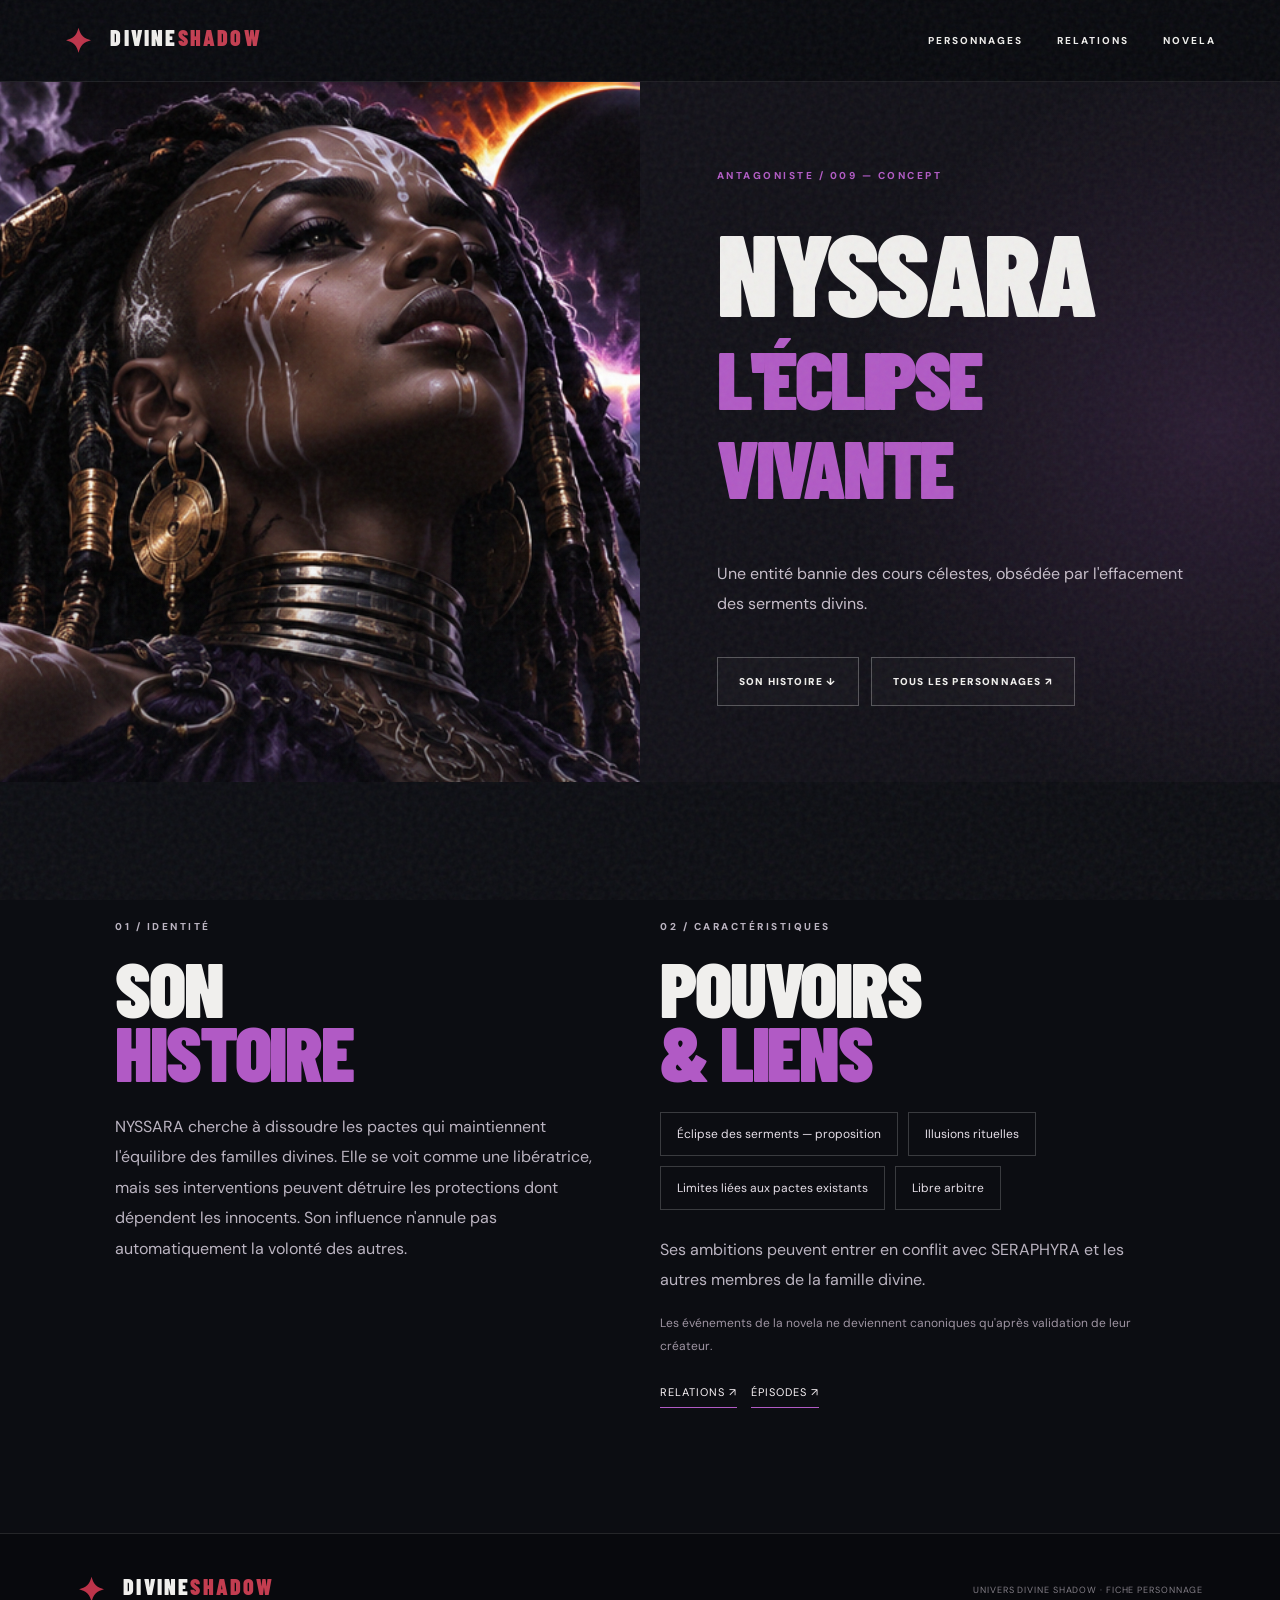
<file: nyssara.html>
<!doctype html>
<html lang="fr"><head><meta charset="UTF-8"><meta name="viewport" content="width=device-width,initial-scale=1"><meta name="theme-color" content="#08090d"><meta name="description" content="Fiche personnage — DIVINE SHADOW"><title>NYSSARA — DIVINE SHADOW</title><link rel="stylesheet" href="./styles.css"><link rel="stylesheet" href="./profile.css?v=14"></head>
<body data-character="nyssara"><div class="noise"></div><header class="nav"><a class="brand" href="./index.html#accueil"><span class="sigil">✦</span> DIVINE<span>SHADOW</span></a><button id="menu" class="menu" aria-label="Afficher le menu" aria-controls="links" aria-expanded="false">☰</button><nav id="links"><a href="./index.html#personnages">PERSONNAGES</a><a href="./relations.html">RELATIONS</a><a href="./novela.html">NOVELA</a></nav></header>
<main class="profile-shell"><section class="profile-hero"><div class="profile-visual"><img id="profile-image" alt="Portrait du personnage" loading="eager" decoding="async"></div><div class="profile-intro"><p class="eyebrow" id="profile-kind"></p><h1><span id="profile-name"></span><em id="profile-title"></em></h1><p id="profile-intro"></p><div class="profile-actions"><a class="btn outline" href="#identite">SON HISTOIRE ↓</a><a class="btn outline" href="./index.html#personnages">TOUS LES PERSONNAGES ↗</a></div></div></section>
<section id="identite" class="section people"><div class="profile-info"><div><p class="eyebrow">01 / IDENTITÉ</p><h2>SON<br><em>HISTOIRE</em></h2><p id="profile-story"></p></div><div><p class="eyebrow">02 / CARACTÉRISTIQUES</p><h2>POUVOIRS<br><em>& LIENS</em></h2><div id="profile-attributes" class="profile-attributes"></div><p id="profile-relations"></p><p class="profile-note">Les événements de la novela ne deviennent canoniques qu'après validation de leur créateur.</p><div class="profile-related"><a href="./relations.html">RELATIONS ↗</a><a href="./novela.html">ÉPISODES ↗</a></div></div></div></section></main>
<footer><a class="brand" href="./index.html"><span class="sigil">✦</span> DIVINE<span>SHADOW</span></a><p>UNIVERS DIVINE SHADOW · FICHE PERSONNAGE</p></footer><script src="./profile.js?v=13" defer></script></body></html>
</file>
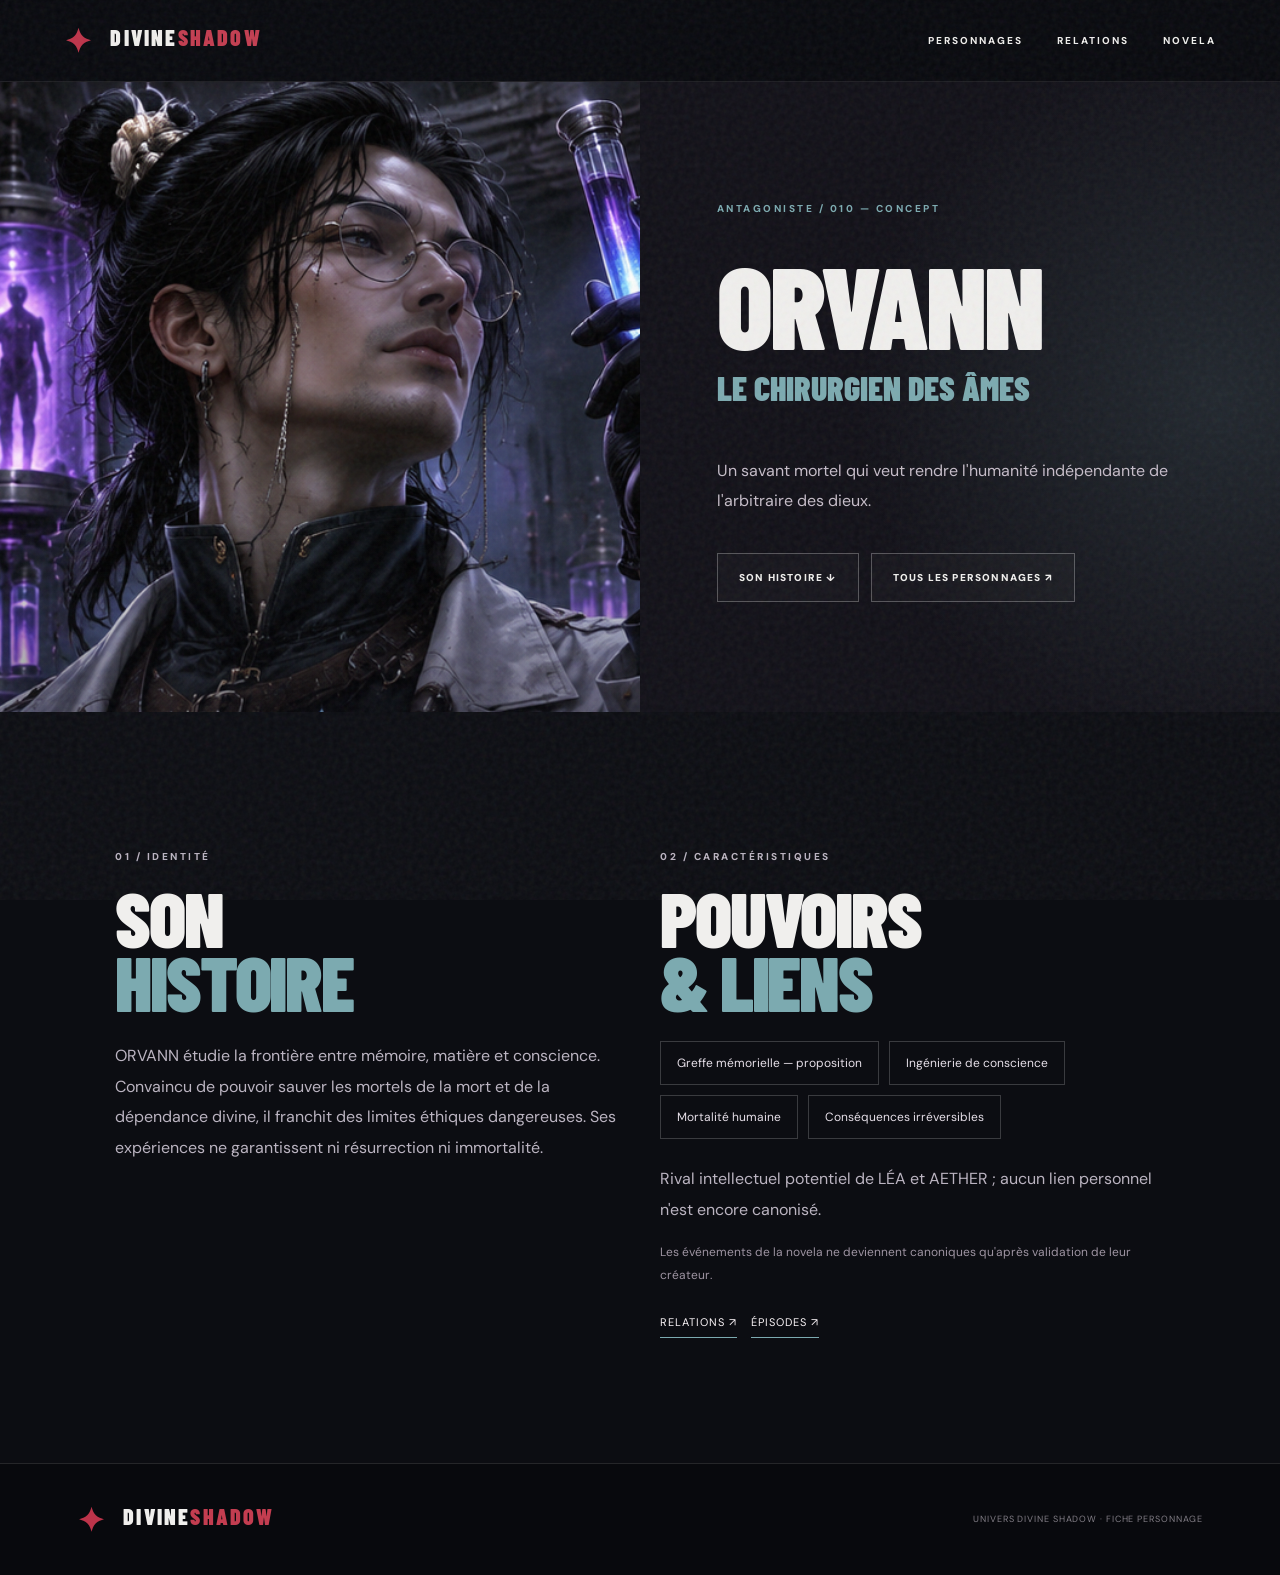
<file: orvann.html>
<!doctype html>
<html lang="fr"><head><meta charset="UTF-8"><meta name="viewport" content="width=device-width,initial-scale=1"><meta name="theme-color" content="#08090d"><meta name="description" content="Fiche personnage — DIVINE SHADOW"><title>ORVANN — DIVINE SHADOW</title><link rel="stylesheet" href="./styles.css"><link rel="stylesheet" href="./profile.css?v=14"></head>
<body data-character="orvann"><div class="noise"></div><header class="nav"><a class="brand" href="./index.html#accueil"><span class="sigil">✦</span> DIVINE<span>SHADOW</span></a><button id="menu" class="menu" aria-label="Afficher le menu" aria-controls="links" aria-expanded="false">☰</button><nav id="links"><a href="./index.html#personnages">PERSONNAGES</a><a href="./relations.html">RELATIONS</a><a href="./novela.html">NOVELA</a></nav></header>
<main class="profile-shell"><section class="profile-hero"><div class="profile-visual"><img id="profile-image" alt="Portrait du personnage" loading="eager" decoding="async"></div><div class="profile-intro"><p class="eyebrow" id="profile-kind"></p><h1><span id="profile-name"></span><em id="profile-title"></em></h1><p id="profile-intro"></p><div class="profile-actions"><a class="btn outline" href="#identite">SON HISTOIRE ↓</a><a class="btn outline" href="./index.html#personnages">TOUS LES PERSONNAGES ↗</a></div></div></section>
<section id="identite" class="section people"><div class="profile-info"><div><p class="eyebrow">01 / IDENTITÉ</p><h2>SON<br><em>HISTOIRE</em></h2><p id="profile-story"></p></div><div><p class="eyebrow">02 / CARACTÉRISTIQUES</p><h2>POUVOIRS<br><em>& LIENS</em></h2><div id="profile-attributes" class="profile-attributes"></div><p id="profile-relations"></p><p class="profile-note">Les événements de la novela ne deviennent canoniques qu'après validation de leur créateur.</p><div class="profile-related"><a href="./relations.html">RELATIONS ↗</a><a href="./novela.html">ÉPISODES ↗</a></div></div></div></section></main>
<footer><a class="brand" href="./index.html"><span class="sigil">✦</span> DIVINE<span>SHADOW</span></a><p>UNIVERS DIVINE SHADOW · FICHE PERSONNAGE</p></footer><script src="./profile.js?v=13" defer></script></body></html>
</file>
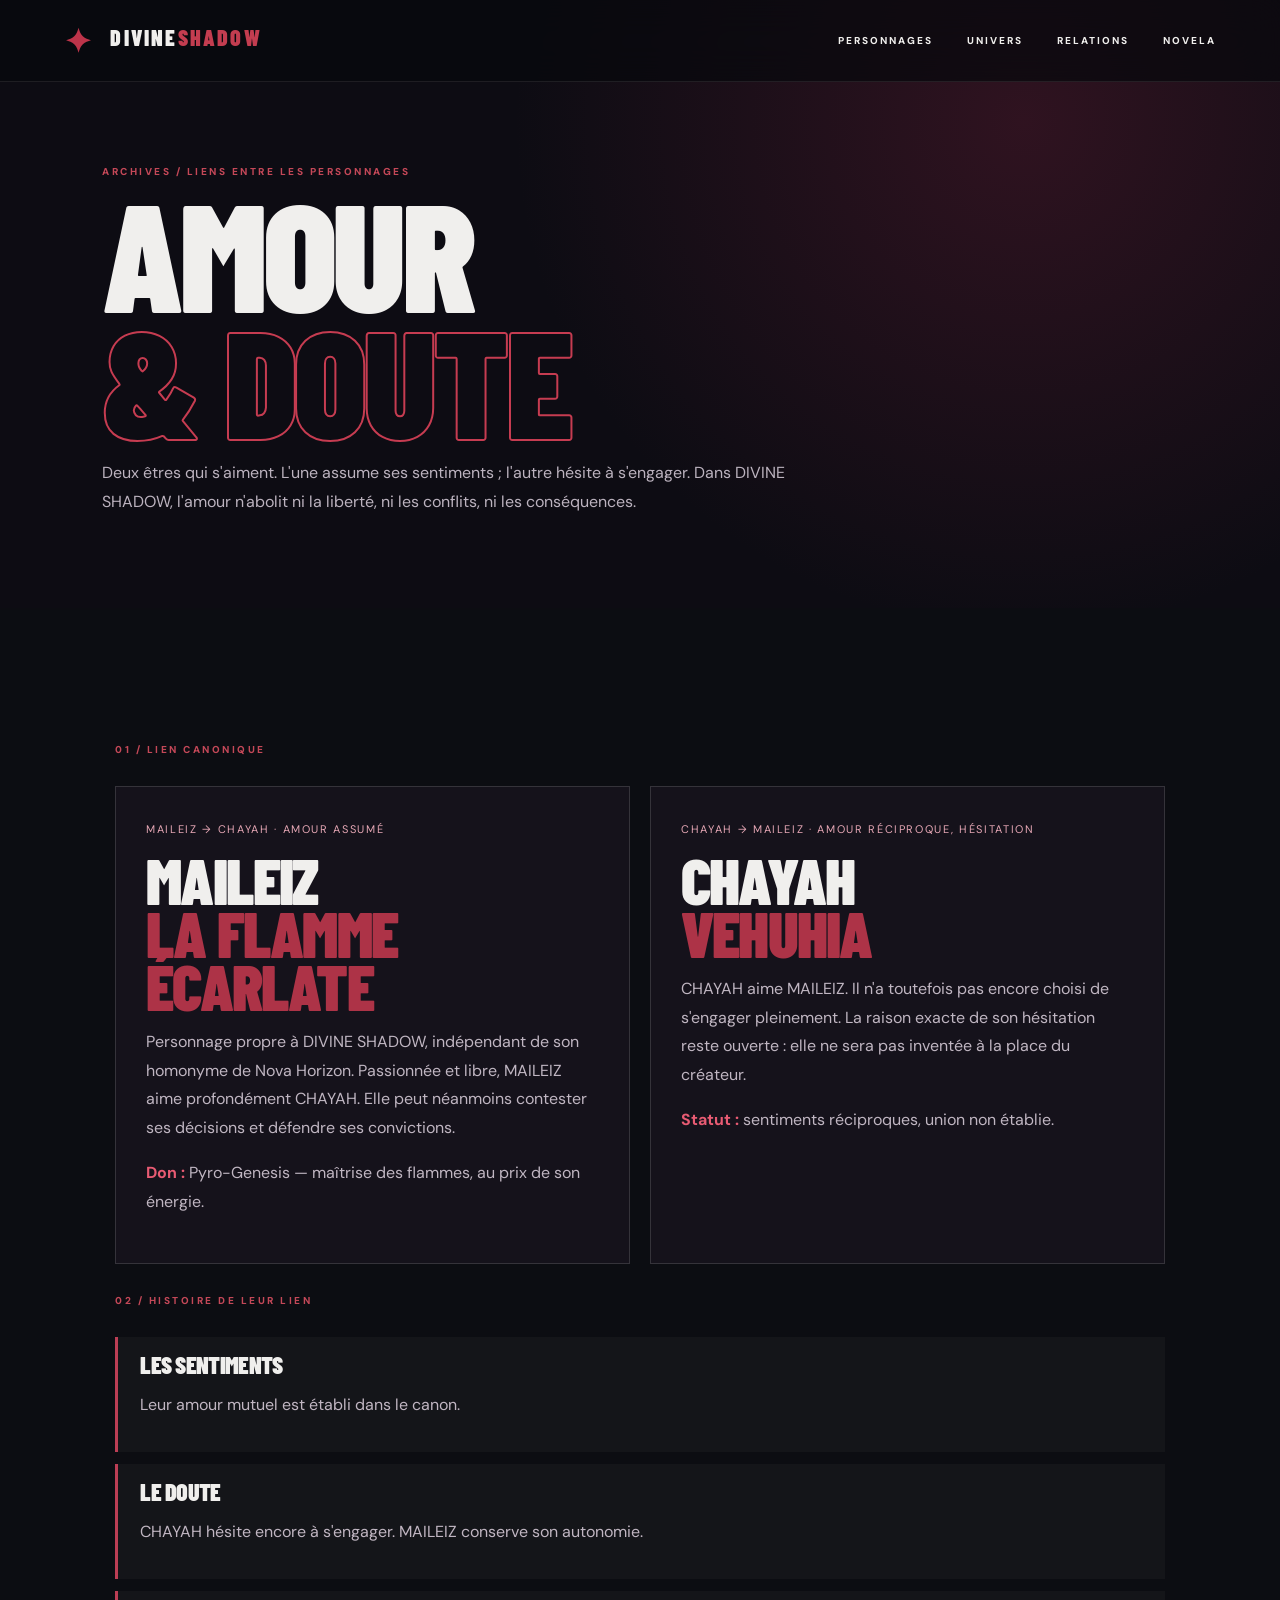
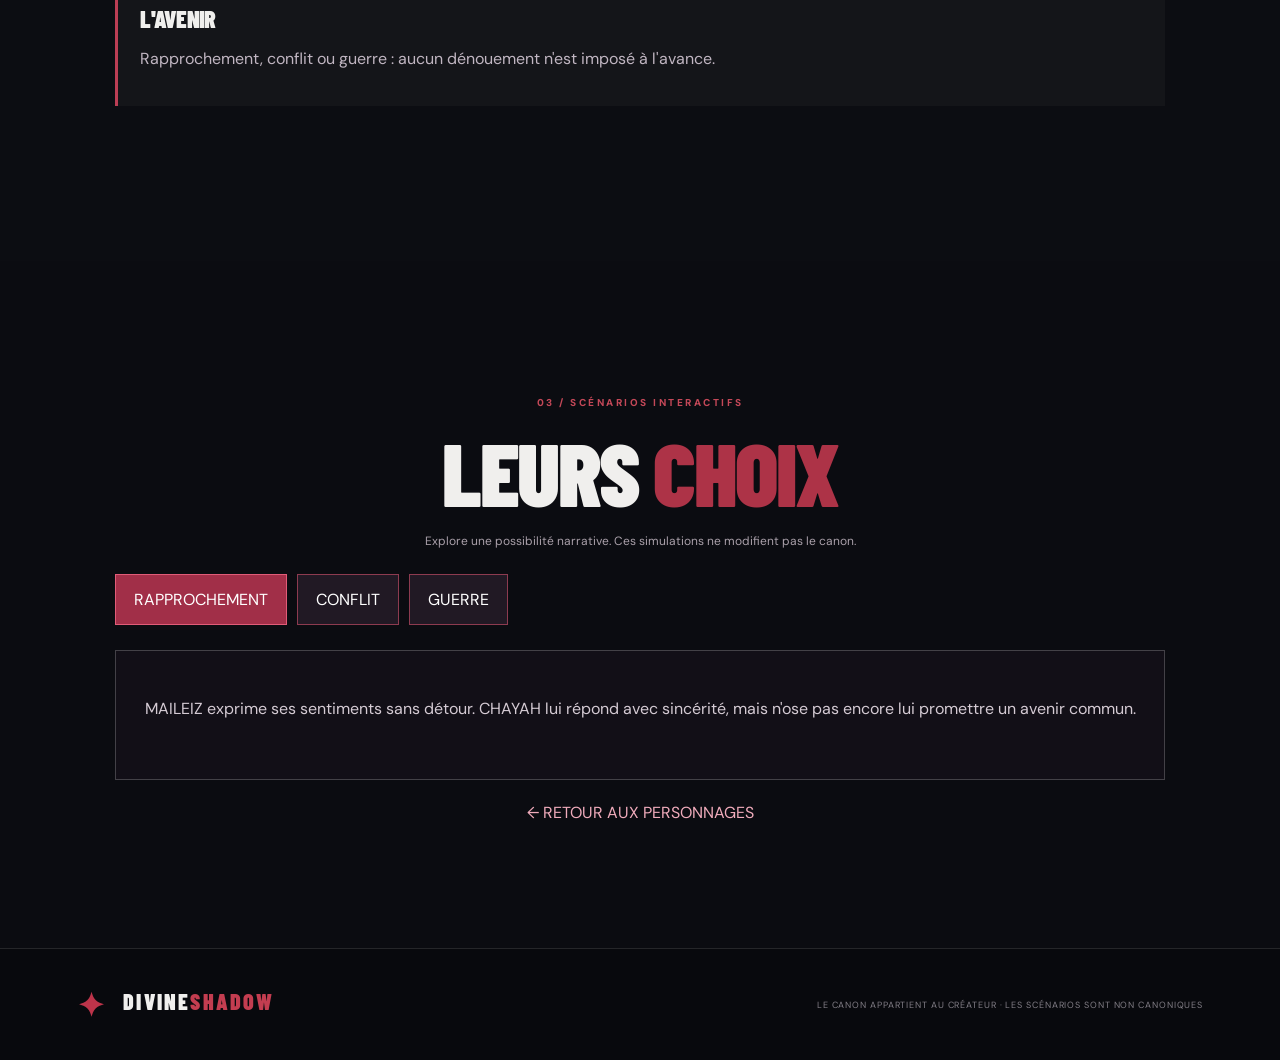
<file: relations.html>
<!doctype html><html lang="fr"><head><meta charset="UTF-8"><meta name="viewport" content="width=device-width,initial-scale=1"><meta name="theme-color" content="#08090d"><meta name="description" content="Les relations et les choix de DIVINE SHADOW"><title>Relations — DIVINE SHADOW</title><link rel="stylesheet" href="./styles.css"><style>
.relationship-hero{padding:155px clamp(24px,8vw,140px) 75px;background:radial-gradient(circle at 80% 20%,#74203a55,transparent 45%),#0d0c13}.relationship-hero h1{font-size:clamp(65px,12vw,155px)}.relationship-hero p:last-child{max-width:700px;line-height:1.8;color:#bcb3bf}.relationship-layout{display:grid;grid-template-columns:repeat(2,minmax(0,1fr));gap:20px;margin:30px 0}.relationship-panel{padding:30px;background:#15121b;border:1px solid #ffffff23}.relationship-panel h2{font-size:clamp(42px,5vw,70px);margin:15px 0}.relationship-panel p{color:#c0b6c2;line-height:1.8}.relationship-panel strong{color:#e85b73}.relation-status{font-size:11px;letter-spacing:.15em;color:#e6a7b5}.timeline{display:grid;gap:12px;margin:30px 0}.timeline article{border-left:3px solid #bc3e55;background:#ffffff08;padding:18px 22px}.timeline h3{font-size:24px;margin-bottom:12px}.timeline p{color:#c1b6c2;line-height:1.7}.choices{display:flex;flex-wrap:wrap;gap:10px;margin:25px 0}.choices button{background:#211924;color:white;border:1px solid #8d3b50;padding:14px 18px}.choices button[aria-pressed=true]{background:#a12f48;border-color:#e15c78}.preview{padding:28px;border:1px solid #ffffff35;background:#120f17;min-height:130px}.preview p{line-height:1.8;color:#d5cbd4}.disclaimer{font-size:12px;color:#aaa0aa}.relationship-back{display:inline-block;margin-top:22px;color:#f1acbc}@media(max-width:700px){.relationship-layout{grid-template-columns:1fr}}
</style></head><body><header class="nav"><a class="brand" href="./index.html#accueil"><span class="sigil">✦</span> DIVINE<span>SHADOW</span></a><nav id="links"><a href="./index.html#personnages">PERSONNAGES</a><a href="./index.html#univers">UNIVERS</a><a href="./relations.html" aria-current="page">RELATIONS</a><a href="./novela.html">NOVELA</a></nav></header><main><section class="relationship-hero"><p class="eyebrow">ARCHIVES / LIENS ENTRE LES PERSONNAGES</p><h1>AMOUR<br><em>& DOUTE</em></h1><p>Deux êtres qui s'aiment. L'une assume ses sentiments ; l'autre hésite à s'engager. Dans DIVINE SHADOW, l'amour n'abolit ni la liberté, ni les conflits, ni les conséquences.</p></section><section class="section people"><p class="eyebrow">01 / LIEN CANONIQUE</p><div class="relationship-layout"><article class="relationship-panel"><span class="relation-status">MAILEIZ → CHAYAH · AMOUR ASSUMÉ</span><h2>MAILEIZ<br><em>LA FLAMME ÉCARLATE</em></h2><p>Personnage propre à DIVINE SHADOW, indépendant de son homonyme de Nova Horizon. Passionnée et libre, MAILEIZ aime profondément CHAYAH. Elle peut néanmoins contester ses décisions et défendre ses convictions.</p><p><strong>Don :</strong> Pyro-Genesis — maîtrise des flammes, au prix de son énergie.</p></article><article class="relationship-panel"><span class="relation-status">CHAYAH → MAILEIZ · AMOUR RÉCIPROQUE, HÉSITATION</span><h2>CHAYAH<br><em>VEHUHIA</em></h2><p>CHAYAH aime MAILEIZ. Il n'a toutefois pas encore choisi de s'engager pleinement. La raison exacte de son hésitation reste ouverte : elle ne sera pas inventée à la place du créateur.</p><p><strong>Statut :</strong> sentiments réciproques, union non établie.</p></article></div><p class="eyebrow">02 / HISTOIRE DE LEUR LIEN</p><div class="timeline"><article><h3>LES SENTIMENTS</h3><p>Leur amour mutuel est établi dans le canon.</p></article><article><h3>LE DOUTE</h3><p>CHAYAH hésite encore à s'engager. MAILEIZ conserve son autonomie.</p></article><article><h3>L'AVENIR</h3><p>Rapprochement, conflit ou guerre : aucun dénouement n'est imposé à l'avance.</p></article></div></section><section class="section encounter"><p class="eyebrow">03 / SCÉNARIOS INTERACTIFS</p><h2>LEURS <em>CHOIX</em></h2><p class="disclaimer">Explore une possibilité narrative. Ces simulations ne modifient pas le canon.</p><div class="choices" role="group" aria-label="Choisir un scénario"><button type="button" data-scenario="rapprochement" aria-pressed="true">RAPPROCHEMENT</button><button type="button" data-scenario="conflit" aria-pressed="false">CONFLIT</button><button type="button" data-scenario="guerre" aria-pressed="false">GUERRE</button></div><div class="preview" aria-live="polite"><p id="scenario-text">MAILEIZ exprime ses sentiments sans détour. CHAYAH lui répond avec sincérité, mais n'ose pas encore lui promettre un avenir commun.</p></div><a class="relationship-back" href="./index.html#personnages">← RETOUR AUX PERSONNAGES</a></section></main><footer><a class="brand" href="./index.html"><span class="sigil">✦</span> DIVINE<span>SHADOW</span></a><p>LE CANON APPARTIENT AU CRÉATEUR · LES SCÉNARIOS SONT NON CANONIQUES</p></footer><script>const scenarios={rapprochement:"MAILEIZ exprime ses sentiments sans détour. CHAYAH lui répond avec sincérité, mais n'ose pas encore lui promettre un avenir commun.",conflit:"Une décision de CHAYAH heurte les convictions de MAILEIZ. Elle refuse de céder, même si son amour demeure intact.",guerre:"Leurs camps s'opposent. L'amour ne garantit aucune trêve : leurs actes, leurs alliés et leurs choix déterminent les conséquences."};document.querySelectorAll('[data-scenario]').forEach(button=>button.addEventListener('click',()=>{document.querySelectorAll('[data-scenario]').forEach(b=>b.setAttribute('aria-pressed',String(b===button)));document.querySelector('#scenario-text').textContent=scenarios[button.dataset.scenario]}));</script></body></html>
</file>
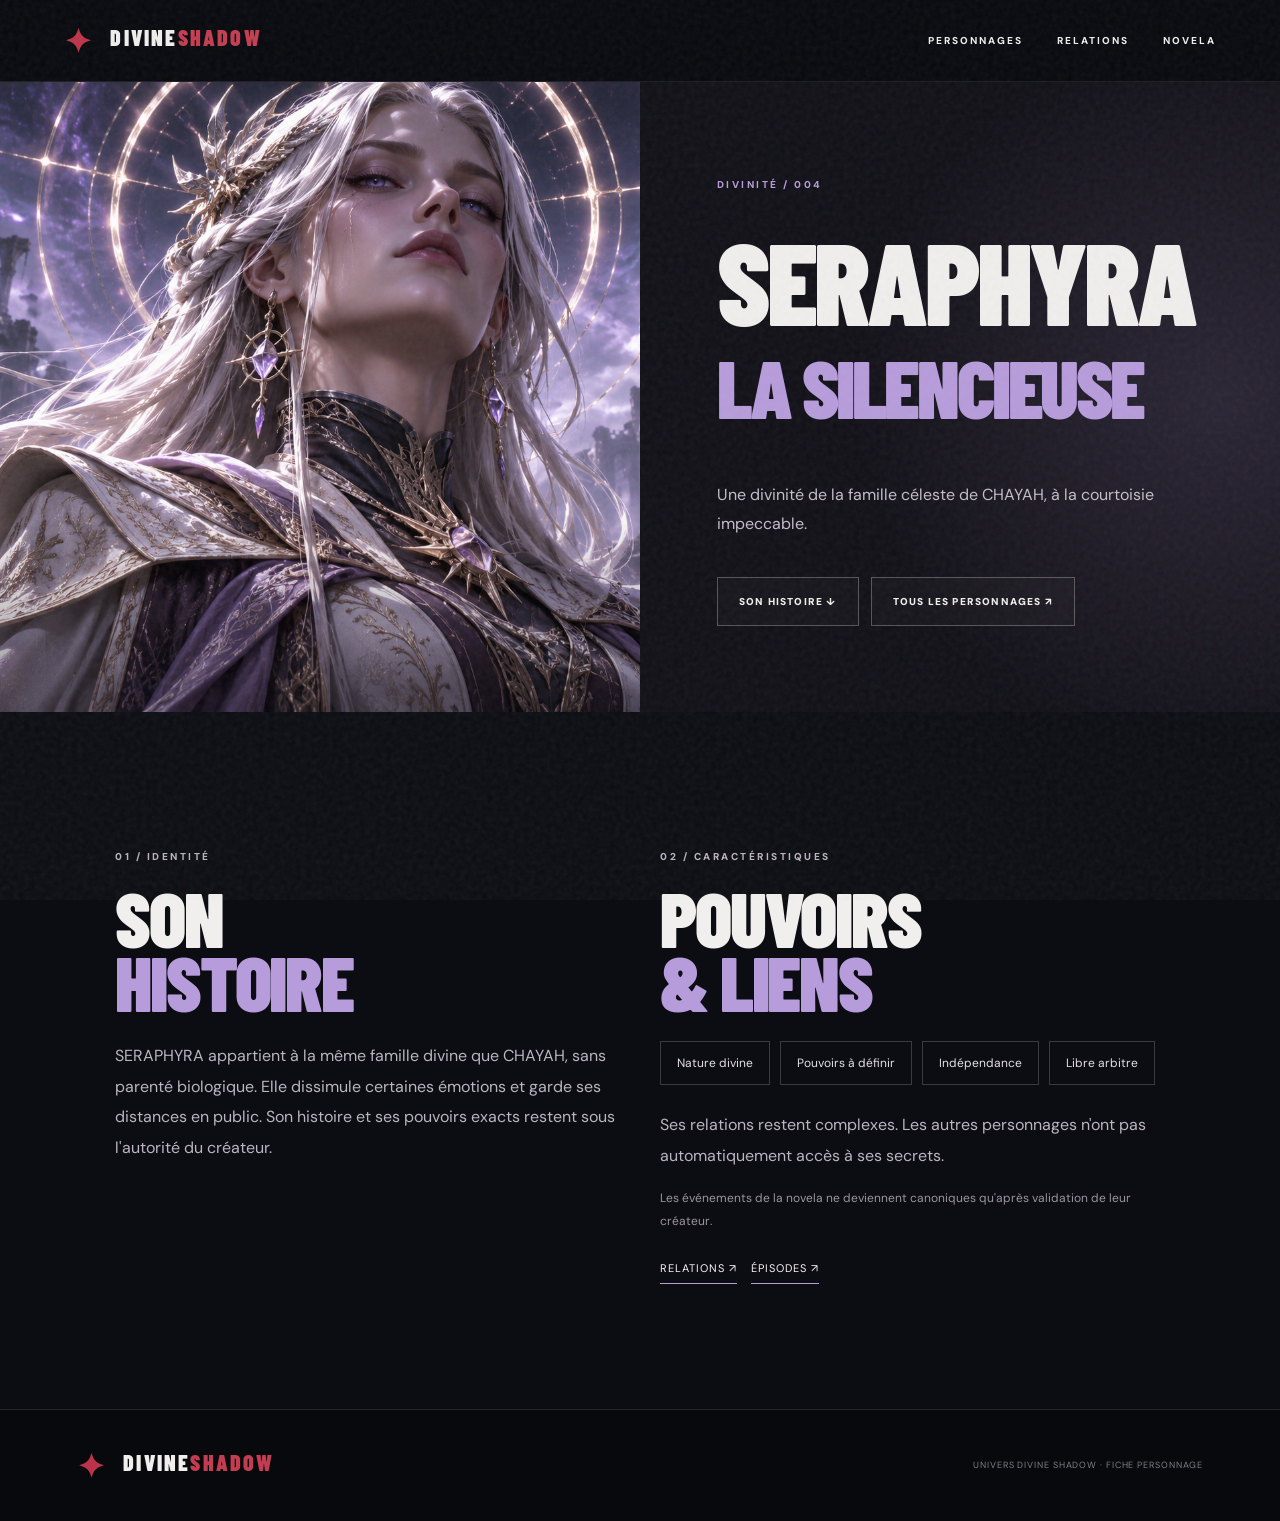
<file: seraphyra.html>
<!doctype html>
<html lang="fr"><head><meta charset="UTF-8"><meta name="viewport" content="width=device-width,initial-scale=1"><meta name="theme-color" content="#08090d"><meta name="description" content="Fiche personnage — DIVINE SHADOW"><title>Personnage — DIVINE SHADOW</title><link rel="stylesheet" href="./styles.css"><link rel="stylesheet" href="./profile.css?v=14"></head>
<body data-character="seraphyra"><div class="noise"></div><header class="nav"><a class="brand" href="./index.html#accueil"><span class="sigil">✦</span> DIVINE<span>SHADOW</span></a><button id="menu" class="menu" aria-label="Afficher le menu" aria-controls="links" aria-expanded="false">☰</button><nav id="links"><a href="./index.html#personnages">PERSONNAGES</a><a href="./relations.html">RELATIONS</a><a href="./novela.html">NOVELA</a></nav></header>
<main class="profile-shell"><section class="profile-hero"><div class="profile-visual"><img id="profile-image" alt="Portrait du personnage" loading="eager" decoding="async"></div><div class="profile-intro"><p class="eyebrow" id="profile-kind"></p><h1><span id="profile-name"></span><em id="profile-title"></em></h1><p id="profile-intro"></p><div class="profile-actions"><a class="btn outline" href="#identite">SON HISTOIRE ↓</a><a class="btn outline" href="./index.html#personnages">TOUS LES PERSONNAGES ↗</a></div></div></section>
<section id="identite" class="section people"><div class="profile-info"><div><p class="eyebrow">01 / IDENTITÉ</p><h2>SON<br><em>HISTOIRE</em></h2><p id="profile-story"></p></div><div><p class="eyebrow">02 / CARACTÉRISTIQUES</p><h2>POUVOIRS<br><em>& LIENS</em></h2><div id="profile-attributes" class="profile-attributes"></div><p id="profile-relations"></p><p class="profile-note">Les événements de la novela ne deviennent canoniques qu'après validation de leur créateur.</p><div class="profile-related"><a href="./relations.html">RELATIONS ↗</a><a href="./novela.html">ÉPISODES ↗</a></div></div></div></section></main>
<footer><a class="brand" href="./index.html"><span class="sigil">✦</span> DIVINE<span>SHADOW</span></a><p>UNIVERS DIVINE SHADOW · FICHE PERSONNAGE</p></footer><script src="./profile.js?v=13" defer></script></body></html>
</file>
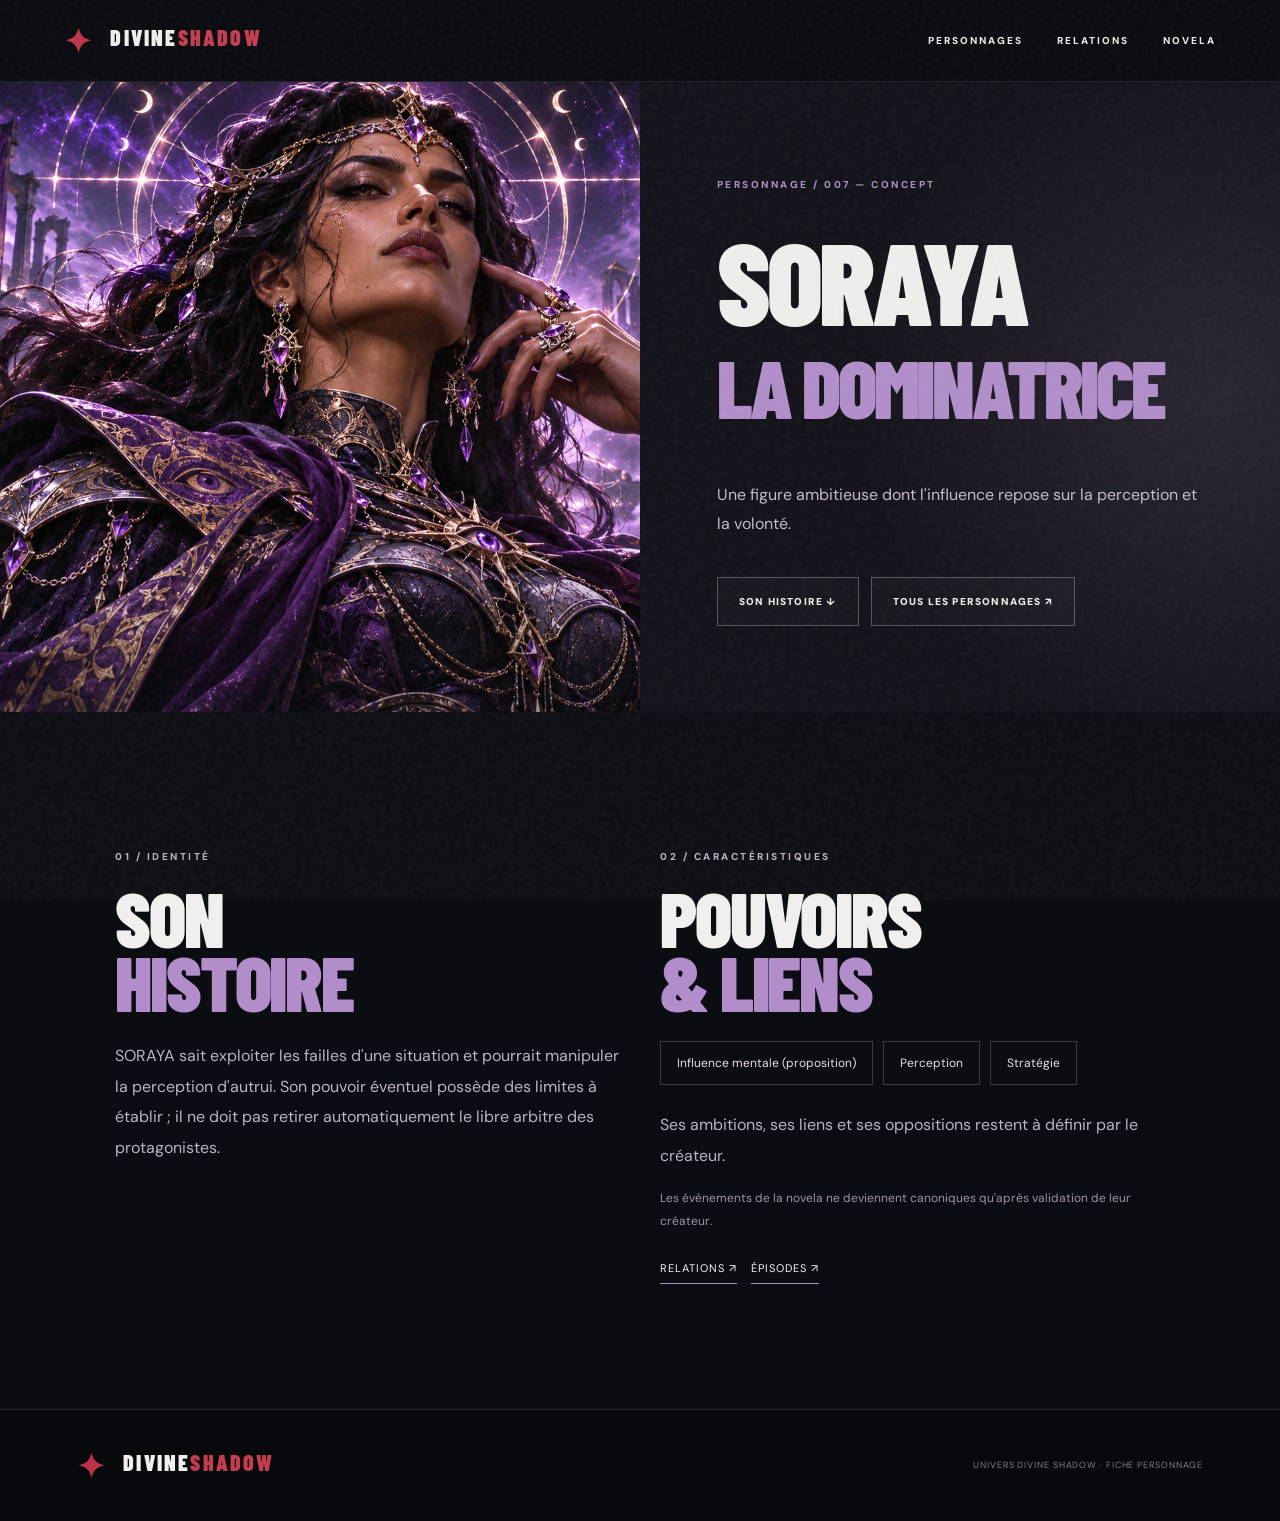
<file: soraya.html>
<!doctype html>
<html lang="fr"><head><meta charset="UTF-8"><meta name="viewport" content="width=device-width,initial-scale=1"><meta name="theme-color" content="#08090d"><meta name="description" content="Fiche personnage — DIVINE SHADOW"><title>SORAYA — DIVINE SHADOW</title><link rel="stylesheet" href="./styles.css"><link rel="stylesheet" href="./profile.css?v=14"></head>
<body data-character="soraya"><div class="noise"></div><header class="nav"><a class="brand" href="./index.html#accueil"><span class="sigil">✦</span> DIVINE<span>SHADOW</span></a><button id="menu" class="menu" aria-label="Afficher le menu" aria-controls="links" aria-expanded="false">☰</button><nav id="links"><a href="./index.html#personnages">PERSONNAGES</a><a href="./relations.html">RELATIONS</a><a href="./novela.html">NOVELA</a></nav></header>
<main class="profile-shell"><section class="profile-hero"><div class="profile-visual"><img id="profile-image" alt="Portrait du personnage" loading="eager" decoding="async"></div><div class="profile-intro"><p class="eyebrow" id="profile-kind"></p><h1><span id="profile-name"></span><em id="profile-title"></em></h1><p id="profile-intro"></p><div class="profile-actions"><a class="btn outline" href="#identite">SON HISTOIRE ↓</a><a class="btn outline" href="./index.html#personnages">TOUS LES PERSONNAGES ↗</a></div></div></section>
<section id="identite" class="section people"><div class="profile-info"><div><p class="eyebrow">01 / IDENTITÉ</p><h2>SON<br><em>HISTOIRE</em></h2><p id="profile-story"></p></div><div><p class="eyebrow">02 / CARACTÉRISTIQUES</p><h2>POUVOIRS<br><em>& LIENS</em></h2><div id="profile-attributes" class="profile-attributes"></div><p id="profile-relations"></p><p class="profile-note">Les événements de la novela ne deviennent canoniques qu'après validation de leur créateur.</p><div class="profile-related"><a href="./relations.html">RELATIONS ↗</a><a href="./novela.html">ÉPISODES ↗</a></div></div></div></section></main>
<footer><a class="brand" href="./index.html"><span class="sigil">✦</span> DIVINE<span>SHADOW</span></a><p>UNIVERS DIVINE SHADOW · FICHE PERSONNAGE</p></footer><script src="./profile.js?v=13" defer></script></body></html>
</file>
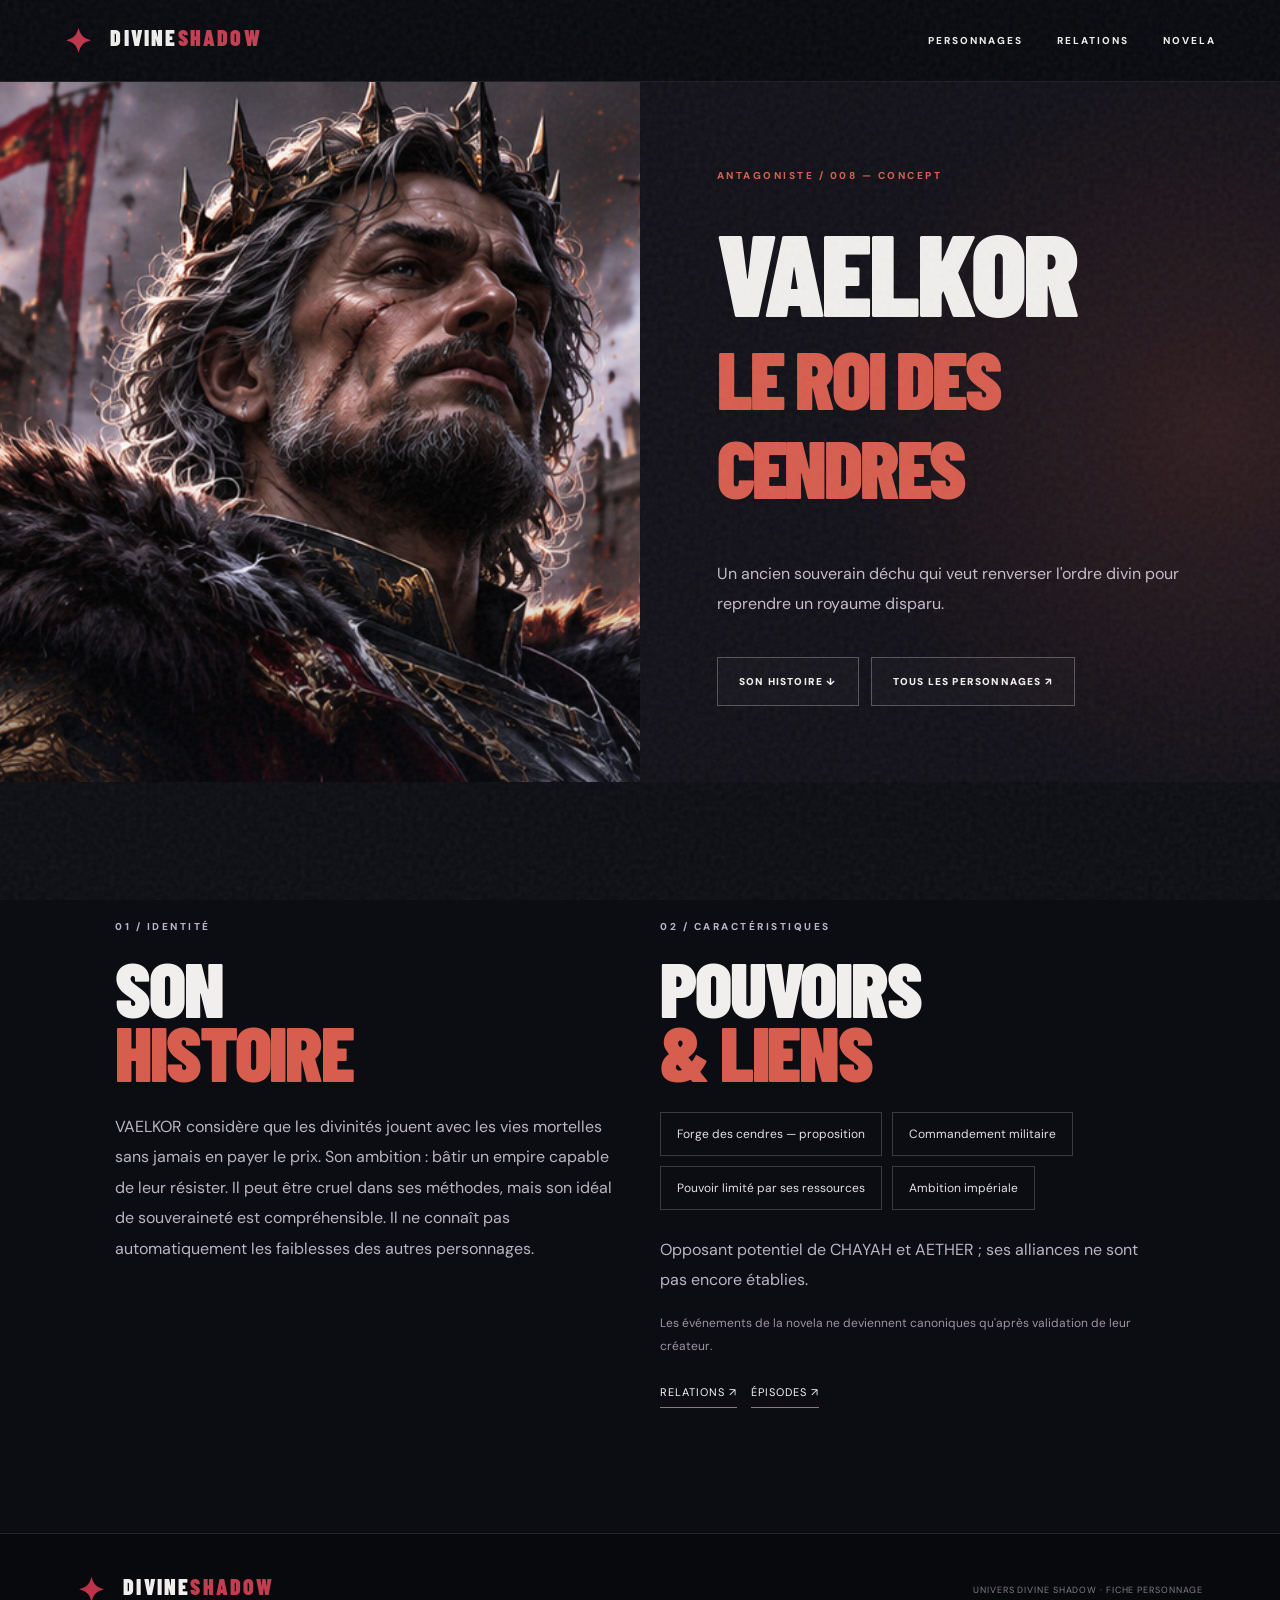
<file: vaelkor.html>
<!doctype html>
<html lang="fr"><head><meta charset="UTF-8"><meta name="viewport" content="width=device-width,initial-scale=1"><meta name="theme-color" content="#08090d"><meta name="description" content="Fiche personnage — DIVINE SHADOW"><title>VAELKOR — DIVINE SHADOW</title><link rel="stylesheet" href="./styles.css"><link rel="stylesheet" href="./profile.css?v=14"></head>
<body data-character="vaelkor"><div class="noise"></div><header class="nav"><a class="brand" href="./index.html#accueil"><span class="sigil">✦</span> DIVINE<span>SHADOW</span></a><button id="menu" class="menu" aria-label="Afficher le menu" aria-controls="links" aria-expanded="false">☰</button><nav id="links"><a href="./index.html#personnages">PERSONNAGES</a><a href="./relations.html">RELATIONS</a><a href="./novela.html">NOVELA</a></nav></header>
<main class="profile-shell"><section class="profile-hero"><div class="profile-visual"><img id="profile-image" alt="Portrait du personnage" loading="eager" decoding="async"></div><div class="profile-intro"><p class="eyebrow" id="profile-kind"></p><h1><span id="profile-name"></span><em id="profile-title"></em></h1><p id="profile-intro"></p><div class="profile-actions"><a class="btn outline" href="#identite">SON HISTOIRE ↓</a><a class="btn outline" href="./index.html#personnages">TOUS LES PERSONNAGES ↗</a></div></div></section>
<section id="identite" class="section people"><div class="profile-info"><div><p class="eyebrow">01 / IDENTITÉ</p><h2>SON<br><em>HISTOIRE</em></h2><p id="profile-story"></p></div><div><p class="eyebrow">02 / CARACTÉRISTIQUES</p><h2>POUVOIRS<br><em>& LIENS</em></h2><div id="profile-attributes" class="profile-attributes"></div><p id="profile-relations"></p><p class="profile-note">Les événements de la novela ne deviennent canoniques qu'après validation de leur créateur.</p><div class="profile-related"><a href="./relations.html">RELATIONS ↗</a><a href="./novela.html">ÉPISODES ↗</a></div></div></div></section></main>
<footer><a class="brand" href="./index.html"><span class="sigil">✦</span> DIVINE<span>SHADOW</span></a><p>UNIVERS DIVINE SHADOW · FICHE PERSONNAGE</p></footer><script src="./profile.js?v=13" defer></script></body></html>
</file>
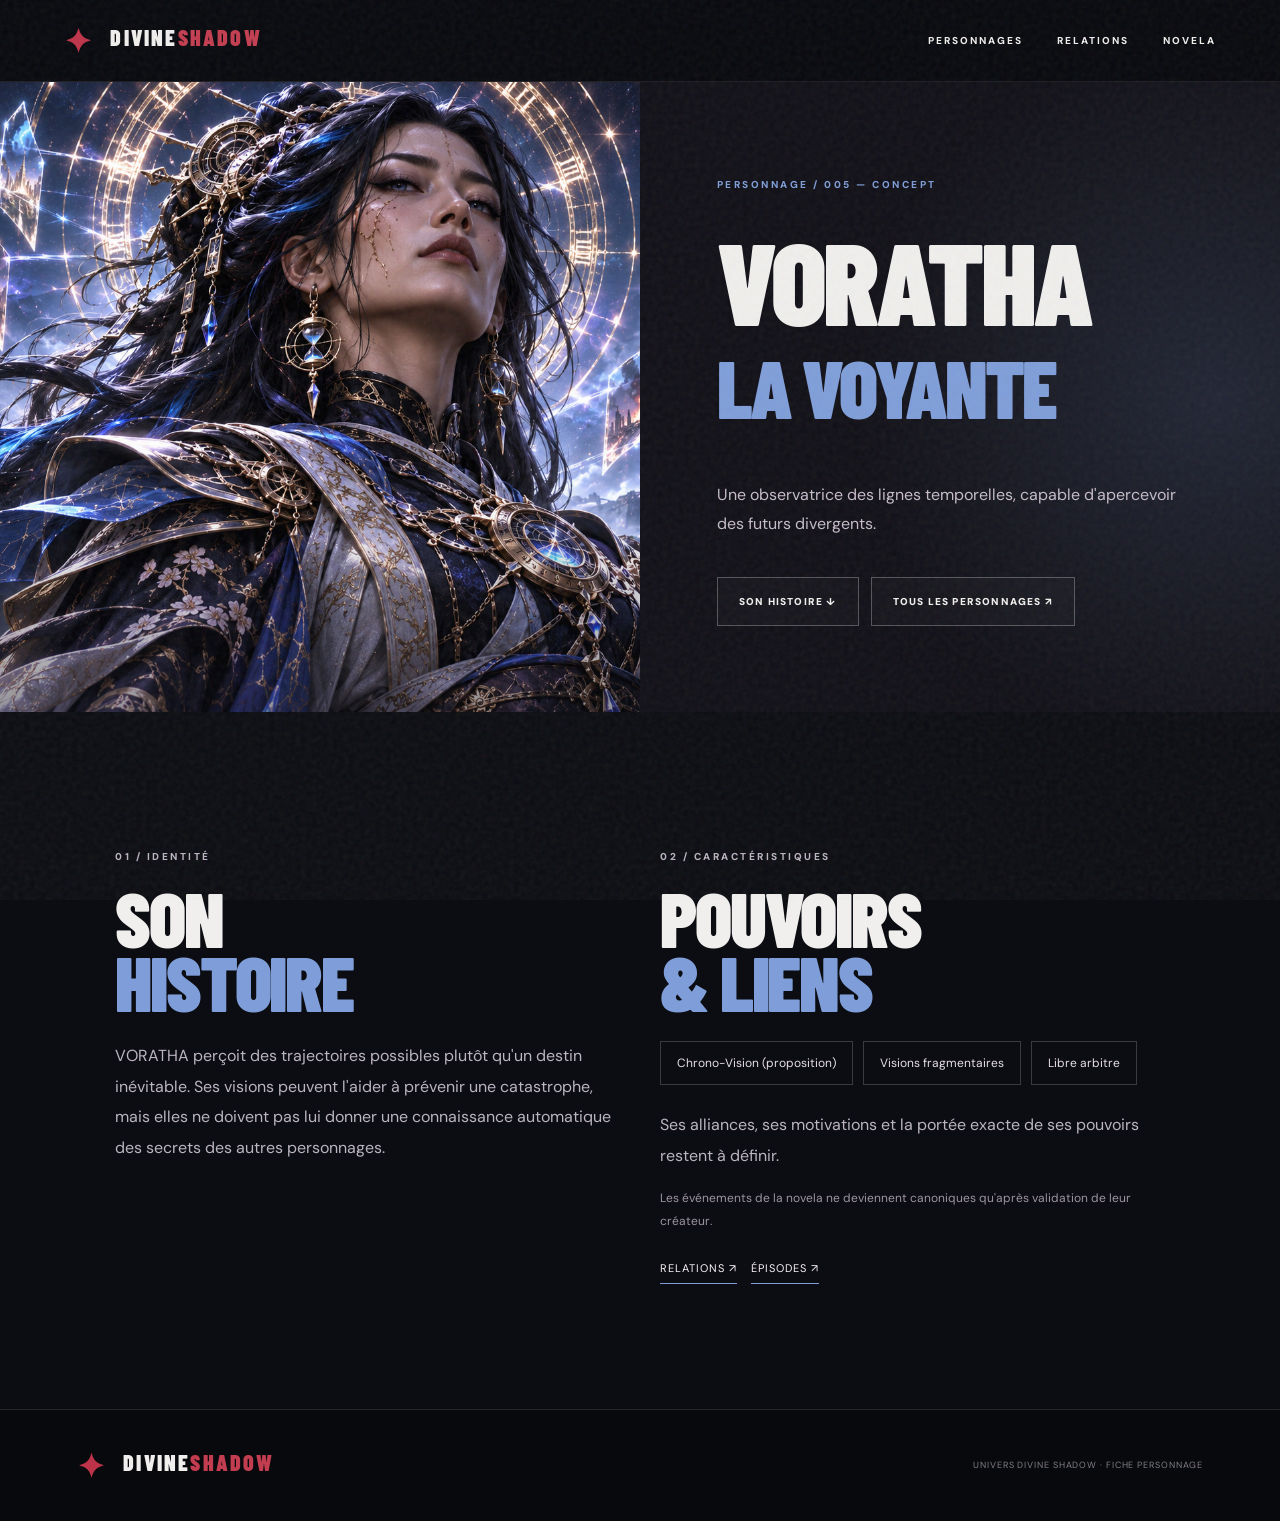
<file: voratha.html>
<!doctype html>
<html lang="fr"><head><meta charset="UTF-8"><meta name="viewport" content="width=device-width,initial-scale=1"><meta name="theme-color" content="#08090d"><meta name="description" content="Fiche personnage — DIVINE SHADOW"><title>VORATHA — DIVINE SHADOW</title><link rel="stylesheet" href="./styles.css"><link rel="stylesheet" href="./profile.css?v=14"></head>
<body data-character="voratha"><div class="noise"></div><header class="nav"><a class="brand" href="./index.html#accueil"><span class="sigil">✦</span> DIVINE<span>SHADOW</span></a><button id="menu" class="menu" aria-label="Afficher le menu" aria-controls="links" aria-expanded="false">☰</button><nav id="links"><a href="./index.html#personnages">PERSONNAGES</a><a href="./relations.html">RELATIONS</a><a href="./novela.html">NOVELA</a></nav></header>
<main class="profile-shell"><section class="profile-hero"><div class="profile-visual"><img id="profile-image" alt="Portrait du personnage" loading="eager" decoding="async"></div><div class="profile-intro"><p class="eyebrow" id="profile-kind"></p><h1><span id="profile-name"></span><em id="profile-title"></em></h1><p id="profile-intro"></p><div class="profile-actions"><a class="btn outline" href="#identite">SON HISTOIRE ↓</a><a class="btn outline" href="./index.html#personnages">TOUS LES PERSONNAGES ↗</a></div></div></section>
<section id="identite" class="section people"><div class="profile-info"><div><p class="eyebrow">01 / IDENTITÉ</p><h2>SON<br><em>HISTOIRE</em></h2><p id="profile-story"></p></div><div><p class="eyebrow">02 / CARACTÉRISTIQUES</p><h2>POUVOIRS<br><em>& LIENS</em></h2><div id="profile-attributes" class="profile-attributes"></div><p id="profile-relations"></p><p class="profile-note">Les événements de la novela ne deviennent canoniques qu'après validation de leur créateur.</p><div class="profile-related"><a href="./relations.html">RELATIONS ↗</a><a href="./novela.html">ÉPISODES ↗</a></div></div></div></section></main>
<footer><a class="brand" href="./index.html"><span class="sigil">✦</span> DIVINE<span>SHADOW</span></a><p>UNIVERS DIVINE SHADOW · FICHE PERSONNAGE</p></footer><script src="./profile.js?v=13" defer></script></body></html>
</file>
<file: styles.css>
@import url('https://fonts.googleapis.com/css2?family=Barlow+Condensed:wght@500;600;700;800;900&family=DM+Sans:wght@400;500;600;700&display=swap');
:root{font-family:'DM Sans',Arial,sans-serif;color:#f0efed;background:#08090d;scroll-behavior:smooth}*{box-sizing:border-box}body{margin:0;overflow-x:hidden}a{color:inherit;text-decoration:none}button{font:inherit;cursor:pointer}::selection{background:#b82135;color:white}.noise{position:fixed;inset:0;opacity:.065;pointer-events:none;z-index:99;background-image:url("data:image/svg+xml,%3Csvg viewBox='0 0 180 180' xmlns='http://www.w3.org/2000/svg'%3E%3Cfilter id='n'%3E%3CfeTurbulence type='fractalNoise' baseFrequency='.94' numOctaves='3' stitchTiles='stitch'/%3E%3C/filter%3E%3Crect width='100%25' height='100%25' filter='url(%23n)'/%3E%3C/svg%3E")}.nav{height:82px;position:fixed;z-index:40;inset:0 0 auto;display:flex;align-items:center;justify-content:space-between;padding:0 clamp(20px,5vw,90px);background:#08090db8;backdrop-filter:blur(18px);border-bottom:1px solid #ffffff16}.brand{font-family:'Barlow Condensed',sans-serif;letter-spacing:.1em;font-weight:900;font-size:22px}.brand span:not(.sigil){color:#c33d50}.sigil{color:#bd344a;font-size:33px;vertical-align:middle;margin-right:10px}nav{display:flex;gap:34px}nav a{font-size:10px;letter-spacing:.2em;font-weight:800;transition:color .2s}nav a:hover{color:#e95e6e}.menu{display:none;background:none;color:white;border:0;font-size:27px}.hero{min-height:100svh;position:relative;display:flex;align-items:center;padding:130px clamp(25px,9vw,170px) 100px;overflow:hidden;background:radial-gradient(ellipse at 82% 38%,#4b14225c,transparent 35%),linear-gradient(110deg,#0a0a0f 30%,#151019 68%,#08090d)}.hero:after{content:'';position:absolute;width:50vw;height:100vh;right:0;top:0;background:repeating-linear-gradient(150deg,transparent 0 90px,#ffffff05 91px 92px);transform:skewX(-11deg);pointer-events:none}.halo{position:absolute;width:min(70vw,830px);aspect-ratio:1;border-radius:50%;right:-15%;top:4%;border:1px solid #9b253046;box-shadow:0 0 0 55px #af182610,0 0 0 130px #af18260a,inset 0 0 120px #a92b3022}.hero-inner{max-width:790px;position:relative;z-index:2}.eyebrow,.overline,.number{letter-spacing:.25em;font-size:10px;font-weight:800;color:#c44858}.eyebrow i{display:inline-block;width:7px;height:7px;border-radius:50%;background:#d92c4b;margin-right:10px;box-shadow:0 0 18px #d92c4b}.overline{color:#a6a2aa;margin:30px 0 12px}h1,h2,h3{font-family:'Barlow Condensed',sans-serif;font-weight:900;letter-spacing:-.028em;line-height:.83;margin:0;text-transform:uppercase}h1{font-size:clamp(95px,16vw,245px)}h1 em,h2 em,h3 em{font-style:normal;color:#ad3347}h1 em{color:transparent;-webkit-text-stroke:2px #c63c51} .intro{max-width:480px;color:#b2aeb8;line-height:1.8;font-size:14px;margin:38px 0}.actions{display:flex;flex-wrap:wrap;gap:12px}.btn{padding:17px 21px;text-align:center;font-size:10px;font-weight:900;letter-spacing:.12em;border:1px solid #ffffff45;transition:background .2s,transform .2s}.btn:hover{transform:translateY(-3px)}.btn.primary{background:#ba354b;border-color:#ba354b}.btn.outline{background:#ffffff05}.btn span{margin-left:18px}.hero-side{position:absolute;right:33px;top:50%;writing-mode:vertical-rl;letter-spacing:.3em;font-size:10px;color:#77727b}.hero-side span{color:#c3384f}.scroll-hint{position:absolute;bottom:32px;left:clamp(25px,9vw,170px);font-size:9px;letter-spacing:.28em;color:#77747c}.scroll-hint span{margin-left:25px;font-size:20px}.section{padding:125px clamp(25px,9vw,170px)}.section-head{max-width:750px;margin-bottom:60px}.section-head h2,.lore h2,.encounter h2{font-size:clamp(55px,8.2vw,118px);margin:25px 0}.section-head>p:last-child{max-width:430px;color:#aaa4b0;line-height:1.7}.people{background:#0c0d12}.character-grid{display:grid;grid-template-columns:1fr 1fr;gap:20px}.character{background:#111218;border:1px solid #ffffff12;overflow:hidden;transition:border .3s,transform .3s}.character:hover,.character:focus-within{border-color:#b8394c80;transform:translateY(-5px)}.character-art{height:390px;position:relative;overflow:hidden;background:linear-gradient(180deg,#20141b,#0b0c11)}.aether .character-art{background:linear-gradient(180deg,#13202a,#0b0c11)}.orb{position:absolute;width:280px;height:280px;border-radius:50%;top:20px;left:50%;transform:translateX(-50%);filter:blur(4px)}.orb-red{background:radial-gradient(circle,#d3374f4a 0,transparent 67%);box-shadow:0 0 100px #6e132d52}.orb-blue{background:radial-gradient(circle,#19b8da40 0,transparent 67%);box-shadow:0 0 100px #0b6c974b}.figure{position:absolute;left:50%;bottom:-40px;transform:translateX(-50%);width:220px;height:330px;filter:drop-shadow(0 0 23px #000)}.figure .hood{width:150px;height:168px;position:absolute;top:16px;left:35px;background:radial-gradient(ellipse at 50% 50%,#161620 0 42%,#05050a 48% 100%);border-radius:45% 45% 30% 30%;box-shadow:inset 0 5px 20px #ffffff14}.figure .mask{position:absolute;top:105px;left:75px;width:75px;height:50px;background:linear-gradient(#08080d,#10111d);border-radius:20px 20px 40px 40px;border-top:3px solid #802235}.figure .shoulders{position:absolute;width:225px;height:175px;bottom:0;background:linear-gradient(115deg,#22232b,#090a10 60%);border-radius:85px 85px 0 0}.figure.silver .hood{background:radial-gradient(ellipse at 50% 42%,#9fa9b5 0 10%,#202b36 45%,#060a10 75%)}.figure.silver .mask{border-top-color:#25b7d2}.figure.silver .shoulders{background:linear-gradient(115deg,#1b2931,#090c13 65%)}.art-caption{position:absolute;bottom:16px;right:15px;font-size:8px;letter-spacing:.13em;color:#a7a1ac}.char-content{padding:34px}.number{color:#77717e}.char-content h3{font-size:clamp(52px,6vw,82px);margin:20px 0}.aether h3 em{color:#4d9bb4}.char-content p{color:#aaa5af;font-size:13px;line-height:1.8;min-height:76px}.explore{border:0;border-top:1px solid #ffffff23;color:#f2edf2;background:none;display:flex;width:100%;justify-content:space-between;padding:20px 0 0;margin-top:30px;font-size:10px;letter-spacing:.16em;font-weight:800}.explore:hover{color:#dc5d72}.lore{min-height:620px;display:flex;align-items:center;background:radial-gradient(ellipse at 85% 40%,#6d1b345c,transparent 42%),#120d15}.lore-inside{max-width:850px}.lore-inside>p:not(.eyebrow){max-width:570px;color:#b4acb5;line-height:1.9}.lore-stats{display:flex;gap:70px;margin-top:50px}.lore-stats div{display:flex;flex-direction:column;gap:8px}.lore-stats strong{font:800 60px 'Barlow Condensed';color:#ece3e9}.lore-stats span{font-size:9px;letter-spacing:.18em;color:#8a7e89}.encounter{text-align:center;background:#0b0c11}.encounter h2{font-size:clamp(45px,7vw,90px)}.dialogue{max-width:790px;margin:50px auto 30px;text-align:left;display:grid;gap:14px}.dialogue div{background:#ffffff05;border:1px solid #ffffff15;padding:24px 30px}.dialogue span{font-size:10px;font-weight:900;color:#cb4055;letter-spacing:.2em}.dialogue div:nth-child(2) span{color:#54a9c1}.dialogue p{margin:15px 0 0;color:#d0cbd3;font-size:17px;line-height:1.6}footer{display:flex;align-items:center;justify-content:space-between;gap:16px;padding:35px 6vw;border-top:1px solid #ffffff1e}footer p,footer>span{font-size:9px;color:#827e86;letter-spacing:.1em}.modal{position:fixed;inset:0;z-index:70;display:none}.modal.open{display:block}.modal-shade{position:absolute;inset:0;background:#000b;backdrop-filter:blur(8px)}.modal-panel{position:absolute;right:0;top:0;bottom:0;width:min(550px,100%);background:#13131b;border-left:1px solid #b2364955;padding:90px clamp(25px,5vw,60px);overflow:auto}.modal-panel h2{font-size:clamp(56px,8vw,100px);margin:30px 0}.modal-panel>p:not(.eyebrow){line-height:1.8;color:#b9b2bd}.close{position:absolute;top:28px;right:30px;border:0;background:none;color:white;font-size:35px}.powers{margin:40px 0;display:flex;gap:9px;flex-wrap:wrap}.powers span{border:1px solid #ffffff25;padding:11px 12px;color:#e3dce5;font-size:10px;letter-spacing:.05em}.modal-note{font-size:11px!important;color:#8b8290!important;border-top:1px solid #ffffff25;padding-top:25px}body.lock{overflow:hidden}@media(max-width:800px){.nav{height:70px}.menu{display:block}nav{display:none;position:absolute;left:0;right:0;top:70px;flex-direction:column;padding:25px;background:#0c0d13;border-bottom:1px solid #ffffff22}nav.open{display:flex}.hero{padding-top:140px;min-height:780px}.hero-side{display:none}.character-grid{grid-template-columns:1fr}.character-art{height:330px}.section{padding-top:85px;padding-bottom:85px}.lore-stats{gap:35px}footer{flex-wrap:wrap}}@media(prefers-reduced-motion:reduce){*,*:before,*:after{scroll-behavior:auto!important;transition:none!important}}
.chayah .character-art .figure,.chayah .character-art .orb{display:none}

/* Portraits cinématiques approuvés : fichiers PNG présents dans assets */
.chayah .character-art{background-image:linear-gradient(0deg,rgba(7,8,13,.20),transparent 55%),url('./assets/chayah_hd_candidate.jpg')}
.aether .character-art{background-image:linear-gradient(0deg,rgba(7,8,13,.20),transparent 55%),url('./assets/aether_hd_candidate.jpg')}

/* Galerie trois personnages et portraits validés */
@media(min-width:1050px){.character-grid{grid-template-columns:repeat(3,minmax(0,1fr))}.char-content{padding:26px}.char-content h3{font-size:clamp(48px,5vw,72px)}.character-art{height:350px}}
.aether .character-art .figure,.aether .character-art .orb{display:none}
.maileiz-art{display:flex;align-items:center;justify-content:center;background:radial-gradient(ellipse at 50% 40%,#9a2a3590,transparent 48%),linear-gradient(125deg,#24101a,#0c0c14 75%);border-bottom:1px solid #b3495430}
.maileiz-sigil{font-family:serif;font-size:clamp(130px,16vw,220px);color:#f2797988;text-shadow:0 0 45px #ee364a75;user-select:none}
.maileiz .char-content h3 em{color:#e66a62}
.character-art .art-caption{z-index:2;text-shadow:0 1px 7px #000}

/* Ajouts : SERAPHYRA et vitrine de la novela */
.seraphyra-art{display:flex;align-items:center;justify-content:center;background:radial-gradient(ellipse at 48% 35%,#a787bc50,transparent 47%),linear-gradient(140deg,#241a2d,#090b12 75%);border-bottom:1px solid #8969a045}
.seraphyra-sigil{font-family:serif;font-size:clamp(125px,15vw,220px);color:#d8bce48c;text-shadow:0 0 40px #a174c26b;user-select:none}
.seraphyra .char-content h3 em{color:#ae8bc1}
@media(min-width:1050px){.character-grid{grid-template-columns:repeat(4,minmax(0,1fr));gap:15px}.character-art{height:305px}.char-content{padding:22px}.char-content h3{font-size:clamp(41px,4.2vw,61px)}.char-content p{font-size:12px}}
.novela-teaser{background:radial-gradient(ellipse at 70% 45%,#5a243c55,transparent 48%),#151019}
.novela-teaser h2{font-size:clamp(52px,9vw,120px);margin:24px 0}
.novela-teaser>p:not(.eyebrow){max-width:650px;line-height:1.9;color:#bdb0be;margin-bottom:30px}

/* Correction : un seul portrait par carte, aucun carrelage d'image */
.chayah .character-art,.aether .character-art{background-repeat:no-repeat;background-size:cover;background-position:center center}
.chayah .character-art .art-caption,.aether .character-art .art-caption{display:none}

/* Portraits féminins fournis et présents dans le dépôt GitHub */
.maileiz .character-art{background-image:linear-gradient(0deg,rgba(7,8,13,.18),transparent 60%),url("./assets/Guerri%C3%A8re%20de%20feu%20dans%20les%20ruines%20en%20flammes.png");background-size:cover;background-position:center 30%;background-repeat:no-repeat;display:block}
.seraphyra .character-art{background-image:linear-gradient(0deg,rgba(7,8,13,.18),transparent 60%),url("./assets/Image%20ChatGPT%205%20nov.%202026%2C%2017_14_06.png");background-size:cover;background-position:center 30%;background-repeat:no-repeat;display:block}
.maileiz .character-art .maileiz-sigil,.seraphyra .character-art .seraphyra-sigil{display:none}
.maileiz .character-art .art-caption,.seraphyra .character-art .art-caption{display:none}

/* Photos intégrées directement dans le HTML : cadrage stable et sans répétition */
.maileiz .character-art,.seraphyra .character-art{background-image:none!important}
.character-art .portrait-photo{display:block;width:100%;height:100%;object-fit:cover;object-position:center 28%;border:0}

/* Casting étendu : concepts visuels en attente d'illustrations officielles */
.concept-art{display:flex;align-items:center;justify-content:center;position:relative;background:radial-gradient(circle at 50% 42%,color-mix(in srgb,var(--concept-color) 32%,transparent),transparent 58%),#101019}
.concept-symbol{font:400 150px Georgia,serif;color:var(--concept-color);opacity:.7;text-shadow:0 0 50px var(--concept-color)}
.concept-art .art-caption{color:#d7cfd9}
.new-character .char-content h3 em{color:var(--concept-color,#a48fbb)}
@media(min-width:1050px){.character-grid{grid-template-columns:repeat(4,minmax(0,1fr))}}

/* DIVINE SHADOW — section antagonistes */
.antagonist-section{background:radial-gradient(ellipse at 50% 20%,#531e3550,transparent 65%),#0c0a10}
.antagonist-art{background:radial-gradient(circle at 50% 50%,color-mix(in srgb,var(--villain-accent) 32%,transparent),transparent 56%),#0d0b12;display:flex;align-items:center;justify-content:center;position:relative}
.antagonist-glyph{font:normal clamp(110px,11vw,180px) Georgia,serif;color:var(--villain-accent);text-shadow:0 0 50px color-mix(in srgb,var(--villain-accent) 55%,transparent);opacity:.8}
.villain-card .char-content h3 em{color:var(--villain-accent)}
.roster-note{font-size:12px;color:#aaa0ab;margin-top:24px;line-height:1.8}
@media(min-width:1050px){.antagonist-section .character-grid{grid-template-columns:repeat(3,minmax(0,1fr))}}


/* Galeries communes : personnages et antagonistes utilisent les mêmes mesures.
   Seuls les accents chromatiques propres à chaque identité changent. */
.people .character-grid{display:grid;grid-template-columns:repeat(auto-fit,minmax(min(100%,290px),1fr));gap:15px}
.people .character .character-art{height:305px;aspect-ratio:auto;position:relative;overflow:hidden}
.people .character .portrait-photo{display:block;width:100%;height:100%;object-fit:cover;object-position:center center}
.people .character .char-content{padding:22px}
.people .character .char-content h3{font-size:clamp(31px,3vw,52px);line-height:1.05;margin:18px 0 20px;overflow-wrap:break-word;word-break:normal}
.people .character .char-content h3 em{display:block;font-size:.9em;line-height:1.12}
@media(max-width:800px){.people .character-grid{grid-template-columns:repeat(auto-fit,minmax(min(100%,270px),1fr))}.people .character .character-art{height:330px}}

.people .character .portrait-photo{object-position:center top}
.people .character .char-content h3 em{font-size:clamp(25px,2.1vw,36px);overflow-wrap:break-word}

/* Casting étendu : personnages secondaires effectivement présents dans la Novela. */
.expanded-cast-section{background:radial-gradient(circle at 15% 15%,#3b23304a,transparent 40%),#0e0c13}
.expanded-cast-head{display:flex;align-items:center;justify-content:space-between;gap:16px;flex-wrap:wrap;margin:12px 0 18px}
.expanded-cast-count{font-size:12px;letter-spacing:.1em;color:#bcb0c4;text-transform:uppercase}
.expanded-cast-head .explore{font-size:11px;white-space:normal}
.expanded-cast-filters{display:flex;flex-wrap:wrap;gap:9px;margin-bottom:26px}
.expanded-cast-filters button{background:#201923;border:1px solid #ffffff38;color:#e5d7e4;padding:14px 19px;font-size:12px;font-weight:800;cursor:pointer;transition:border-color .2s,background .2s}
.expanded-cast-filters button:hover{border-color:#d76a87}
.expanded-cast-filters button.selected,.expanded-cast-filters button[aria-pressed=true]{background:#60253a;border-color:#e0698c;color:white}
.expanded-cast-filters button:focus-visible{outline:2px solid #ff94b0;outline-offset:3px}
.expanded-cast-grid{display:grid;grid-template-columns:repeat(auto-fit,minmax(min(100%,250px),1fr));gap:16px}
.cast-item{display:flex;flex-direction:column;min-width:0;background:#17121a;border:1px solid #ffffff29;overflow:hidden}
.cast-item-art{height:165px;display:flex;flex-direction:column;align-items:center;justify-content:center;position:relative;overflow:hidden;gap:5px}
.cast-ally{background:radial-gradient(circle at 50% 40%,#82503d80,transparent 60%),linear-gradient(145deg,#251c20,#0d0b12)}
.cast-civic{background:radial-gradient(circle at 50% 40%,#3d709080,transparent 60%),linear-gradient(145deg,#18232a,#0c0c14)}
.cast-enemy{background:radial-gradient(circle at 50% 40%,#922d4880,transparent 60%),linear-gradient(145deg,#281219,#0e0911)}
.cast-crest{position:absolute;inset:10px auto auto 14px;font:28px Georgia,serif;color:#ffffff78}
.cast-initials{font:900 clamp(60px,6vw,100px)/1 Georgia,serif;letter-spacing:-.09em;color:#ffffffbb;text-shadow:0 4px 25px #000b}
.cast-item-art small{font-size:9px;letter-spacing:.15em;color:#ffffffab}
.cast-item-body{padding:19px;display:flex;flex-direction:column;align-items:start;gap:9px;flex:1}
.cast-item-meta{color:#df819c;font-size:10px;font-weight:850;letter-spacing:.12em}
.cast-item-body h3{font-size:clamp(23px,2.4vw,35px);line-height:1.07;letter-spacing:-.02em;overflow-wrap:anywhere;margin:0}
.cast-item-body>strong{font-size:12px;color:#e4c2ce}
.cast-item-body p{color:#c3b8c5;font-size:12px;line-height:1.7;flex:1;margin:0}
.cast-story{font-size:10px;letter-spacing:.05em;color:#ad98aa;border-top:1px solid #ffffff20;width:100%;padding-top:12px}
@media(max-width:720px){.expanded-cast-grid{grid-template-columns:repeat(2,minmax(0,1fr));gap:10px}.cast-item-art{height:130px}.cast-item-body{padding:13px}.cast-item-body h3{font-size:22px}.expanded-cast-filters button{padding:12px;font-size:11px}}
@media(max-width:420px){.expanded-cast-grid{grid-template-columns:1fr}.cast-item-art{height:160px}.cast-item-body h3{font-size:28px}}
@media(prefers-reduced-motion:reduce){.expanded-cast-filters button{transition:none}}

/* Illustrations de concept du casting : silhouettes complètes, attitudes liées au métier. */
.cast-item-art{height:230px;isolation:isolate}
.cast-pose-svg{display:block;position:absolute;inset:-10px auto auto 50%;transform:translateX(-50%);height:245px;width:auto;max-width:100%;overflow:visible;filter:drop-shadow(0 12px 12px #03020b88)}
.cast-art-note{position:absolute;left:0;bottom:0;right:0;z-index:2;text-align:center;padding:11px 6px 8px;background:linear-gradient(0deg,#100d14 20%,transparent);font-size:9px;letter-spacing:.12em;color:#e5d4e4}
@media(max-width:720px){.cast-item-art{height:190px}.cast-pose-svg{height:205px}}
@media(max-width:420px){.cast-item-art{height:230px}.cast-pose-svg{height:245px}}

/* Portraits cinema : assets nommes pour les personnages, jamais silhouettes interchangeables. */
.cast-item-art{height:245px}
.cast-real-portrait{width:100%;height:100%;display:block;object-fit:cover;object-position:center 32%}
.cast-awaiting-portrait{display:flex;align-items:center;justify-content:center;background:linear-gradient(125deg,#15121b,#2a202b)}
.cast-missing-image{max-width:180px;color:#e1c9d5;font-weight:700;font-size:12px;letter-spacing:.08em;text-align:center;line-height:1.7;text-transform:uppercase}
@media(max-width:720px){.cast-item-art{height:205px}}@media(max-width:420px){.cast-item-art{height:245px}}

/* DIVINE SHADOW — population originale multiethnique / représentation visuelle approuvée. */
.population-section{background:radial-gradient(ellipse at 15% 3%,#352b274c,transparent 52%),#100d12}
.population-section .section-head{max-width:900px}
.population-highlight{display:flex;gap:22px;border:1px solid #c69c6388;padding:23px 26px;margin:25px 0 34px;background:linear-gradient(110deg,#31231c,#17111c 54%,#160e17);box-shadow:inset 3px 0 #cfa968}
.population-highlight-number{font:900 68px/1 Georgia,serif;color:#f0cd91;min-width:100px}
.population-highlight-number span{display:block;font-size:24px;color:#e6a966;margin-top:8px}
.population-highlight-tag{font-size:10px;letter-spacing:.14em;font-weight:800;color:#f5c99a}
.population-highlight-content h3{font:900 clamp(34px,5vw,54px)/1 "Barlow Condensed",Impact,sans-serif;margin:7px 0 10px;color:#f8e4c3}
.population-highlight-content p{max-width:750px;line-height:1.8;font-size:14px;color:#e7d7cc;margin:0}
.population-toolbar{display:flex;flex-wrap:wrap;justify-content:space-between;align-items:center;gap:14px;margin:0 0 18px}
.population-toolbar p{font-size:12px;letter-spacing:.12em;color:#c7bac2;text-transform:uppercase}
.population-filters{display:flex;flex-wrap:wrap;gap:8px;margin:0 0 24px}
.population-filters button{padding:12px 14px;color:#e4d5ce;background:#1d151b;border:1px solid #7d606a9c;font-size:11px;font-weight:800;cursor:pointer;transition:background .2s,border-color .2s}
.population-filters button:hover,.population-filters button[aria-pressed=true]{background:#673344;border-color:#ee8ca4;color:#fff}
.population-filters button:focus-visible{outline:2px solid #ff9db5;outline-offset:3px}
.population-grid{display:grid;grid-template-columns:repeat(5,minmax(0,1fr));gap:14px}
.population-card{min-width:0;overflow:hidden;display:flex;flex-direction:column;background:linear-gradient(135deg,#1b1720,#120f17);border:1px solid #ffffff29}
.population-featured{border-color:#d6ae6e;box-shadow:0 0 0 1px #d6ae6e50}
.population-art{overflow:hidden;position:relative;background:linear-gradient(145deg,#42313a,#16121a);aspect-ratio:4/4.7}
.population-portrait{position:absolute;inset:0;background-image:url('./assets/population/population-atlas.webp');background-size:1000% 400%;background-repeat:no-repeat;filter:saturate(.95) contrast(1.045)}
.population-copy{display:flex;flex-direction:column;flex:1;align-items:flex-start;gap:8px;padding:16px}
.population-origin{font-size:10px;letter-spacing:.06em;color:#f3a1b6;text-transform:uppercase;font-weight:750}
.population-copy h3{font:900 clamp(25px,2.4vw,36px)/1 "Barlow Condensed",Impact,sans-serif;margin:0;letter-spacing:-.025em;overflow-wrap:anywhere;color:#f6eff0}
.population-copy strong{font-size:12px;color:#e7c0ab}
.population-copy p{font-size:12px;line-height:1.65;color:#cbbfc9;margin:0;flex:1}
.population-marin-note{font-size:10px;line-height:1.5;color:#f6d49b;letter-spacing:.08em;font-weight:850;border-top:1px solid #c49d6388;width:100%;padding-top:10px;margin-top:8px}
@media(max-width:1250px){.population-grid{grid-template-columns:repeat(4,minmax(0,1fr))}}
@media(max-width:940px){.population-grid{grid-template-columns:repeat(3,minmax(0,1fr))}}
@media(max-width:640px){.population-grid{grid-template-columns:repeat(2,minmax(0,1fr));gap:10px}.population-copy{padding:12px}.population-copy h3{font-size:26px}.population-highlight{padding:17px;gap:12px}.population-highlight-number{font-size:43px;min-width:58px}}
@media(max-width:360px){.population-grid{grid-template-columns:1fr}}

/* Recadrage intérieur : les légendes du poster n'apparaissent pas dans les portraits. */
.population-portrait{background-size:1000% 520%}

/* Correctif visuel : la planche n'a que 90 px de largeur utile par visage.
   On rend les portraits à une taille adaptée au fichier, sans zoom destructeur. */
.population-art{
 aspect-ratio:auto;
 min-height:228px;
 display:flex;
 align-items:center;
 justify-content:center;
 padding:17px 12px;
 background:
  radial-gradient(ellipse at 50% 39%,#82645b65 0%,#35252e8c 42%,transparent 74%),
  linear-gradient(145deg,#30232b,#141119 70%);
}
.population-art::before{
 content:"";position:absolute;inset:12px;border:1px solid #b69e8b22;pointer-events:none
}
.population-art::after{
 content:"";position:absolute;bottom:0;left:0;right:0;height:40px;
 background:linear-gradient(to top,#16121b 0%,transparent 100%);
 pointer-events:none
}
.population-portrait{
 position:relative;inset:auto;
 display:block;flex-shrink:0;
 width:136px;height:169px;
 background-size:1000% 400%;
 background-repeat:no-repeat;
 border:1px solid #d7c6b161;
 box-shadow:0 4px 20px #09060cac,0 0 0 8px #ffffff08;
 filter:saturate(1.04) contrast(1.03);
 border-radius:2px;
}
.population-featured .population-portrait{border-color:#e9bd72;box-shadow:0 7px 25px #09060cbb,0 0 0 8px #d6ae6e12}
@media(max-width:640px){
 .population-art{min-height:196px;padding:12px 8px}
 .population-portrait{width:120px;height:149px}
}
@media(max-width:360px){
 .population-art{min-height:220px}
 .population-portrait{width:136px;height:169px}
}

/* Masquage des légendes imprimées par erreur en haut des lignes 3 et 4 de l'atlas. */
.population-portrait[data-atlas-row="2"]::before,
.population-portrait[data-atlas-row="3"]::before{
 content:"";position:absolute;left:0;right:0;top:0;height:18px;
 background:linear-gradient(180deg,#241b21 0%,#241b21 65%,#241b2100 100%);
 pointer-events:none
}

/* Accueil : accès visible à la campagne publiée */
.season-update{display:grid;grid-template-columns:minmax(220px,.8fr) minmax(0,1.3fr);gap:clamp(20px,4vw,62px);align-items:center;background:linear-gradient(115deg,#100f1b,#24151d);border-top:1px solid #ffffff23;border-bottom:1px solid #ffffff23;padding:clamp(24px,5vw,75px) clamp(20px,7vw,110px)}
.season-update-art{height:clamp(260px,35vw,450px);overflow:hidden;border:1px solid #ffffff35;background:#14111a}
.season-update-art img{display:block;width:100%;height:100%;object-fit:cover;object-position:50% 26%}
.season-update-copy h2{font-size:clamp(36px,5vw,76px);line-height:1.02;margin:12px 0 22px}
.season-update-copy h2 em{color:#ec9caa}
.season-update-copy>p:not(.eyebrow){line-height:1.75;color:#d8cbd5;max-width:700px}
.season-update-features{display:flex;flex-wrap:wrap;gap:9px;margin:22px 0 27px}
.season-update-features span{border:1px solid #dca1b455;background:#ffffff0c;padding:9px 12px;font-size:11px;color:#f0dce5}
@media(max-width:750px){.season-update{grid-template-columns:1fr}.season-update-art{height:245px}.season-update-copy h2{font-size:clamp(36px,10vw,55px)}}

/* Casting : illustrations vectorielles individuelles en attendant les portraits officiels */
.cast-concept-art{background:radial-gradient(ellipse at center 35%,#62425980,transparent 70%),#191522;justify-content:flex-end}
.cast-vector-illustration{width:100%;height:100%;min-height:0;display:flex;justify-content:center;align-items:center;overflow:hidden}
.cast-vector-illustration .cast-pose-svg{height:100%;width:100%;max-width:300px;display:block}
.cast-concept-art .cast-art-note{position:absolute;z-index:2;bottom:4px;left:8px;right:8px;background:#13101cc9;padding:6px 3px;text-align:center;font-size:8px;color:#f4d2e0}
.cast-illustration-mark{font:800 58px Georgia,serif;letter-spacing:.05em;color:#e3bfd2}

/* Verified photographic faces for the 17 existing character cards */
.cast-item-art:has(.cast-real-portrait){height:260px;background:#17131e}
.cast-item-art .cast-real-portrait{width:100%;height:100%;display:block;object-fit:cover;object-position:center 24%;filter:none;image-rendering:auto}
.cast-item-art:has(.cast-real-portrait) .cast-art-note{position:absolute;left:0;right:0;bottom:0;z-index:2;background:linear-gradient(0deg,#0c0a13f0,#0c0a1388);padding:8px 5px;text-align:center;font-size:9px;color:#f2d9df}
.cast-item-art:has(.cast-real-portrait) .cast-vector-illustration{display:none!important}
@media(max-width:720px){.cast-item-art:has(.cast-real-portrait){height:240px}}

/* Restored portraits: high-density x4 files, correctly paired to each character */
.cast-item-art:has(img.cast-real-portrait){background:#17131e}
.cast-item-art img.cast-real-portrait{object-fit:cover;object-position:50% 23%;width:100%;height:100%;filter:none;image-rendering:auto}
</file>
<file: population-portraits.css>
/* DIVINE SHADOW — presentation des 40 habitants a resolution native. */
.population-grid{display:grid;grid-template-columns:repeat(3,minmax(0,1fr));gap:12px;align-items:stretch}
.population-card{display:grid;grid-template-columns:116px minmax(0,1fr);min-width:0;align-items:stretch;border:1px solid #66505c91;background:linear-gradient(135deg,#211921,#100f17);box-shadow:inset 0 1px #ffffff0d}
.population-art{width:116px;min-width:0;height:100%;min-height:180px;padding:12px 8px;position:relative;box-sizing:border-box;border-right:1px solid #b5a08239;display:flex;align-items:flex-start;justify-content:center;background:radial-gradient(ellipse at 50% 28%,#79524860,transparent 70%),#18121a}
.population-art::after{height:12px}
.population-portrait{position:relative;inset:auto;display:block;width:90px;height:112px;max-width:none;flex:none;background-image:url('./assets/population/population-atlas.webp');background-size:900px 448px;background-repeat:no-repeat;border:1px solid #cbb59e7d;box-shadow:0 3px 15px #09070bba;filter:none;image-rendering:auto}
.population-copy{padding:16px 15px;gap:8px;min-width:0}
.population-copy h3{font-size:clamp(24px,2.25vw,32px)}
.population-copy p{font-size:12px;line-height:1.65}
.population-marin-note{font-size:9px}
.population-portrait::before,.population-portrait[data-atlas-row="2"]::before,.population-portrait[data-atlas-row="3"]::before{display:none}
.population-featured{border-color:#caad7c;box-shadow:inset 2px 0 #e0b16e,0 0 0 1px #caad7c30}
@media(max-width:1120px){.population-grid{grid-template-columns:repeat(2,minmax(0,1fr))}}
@media(max-width:700px){.population-grid{grid-template-columns:1fr}.population-card{grid-template-columns:112px minmax(0,1fr)}.population-art{width:112px;min-height:172px}.population-copy{padding:13px 14px}.population-copy h3{font-size:27px}}
@media(max-width:390px){.population-card{grid-template-columns:104px minmax(0,1fr)}.population-art{width:104px;min-height:165px;padding:9px 5px}.population-copy{padding:11px}.population-copy h3{font-size:25px}}

/* Sur certaines images de la planche, la légende est incrustée aux pixels du bord supérieur. */
.population-portrait[data-atlas-row="2"]::before,.population-portrait[data-atlas-row="3"]::before{display:block;content:"";position:absolute;left:0;right:0;top:0;height:15px;background:linear-gradient(#211920 0%,#211920 60%,transparent 100%);pointer-events:none}

/* Atlas source très compressé (40 vignettes, 9 Ko) : pas d'agrandissement excessif */
.population-art{align-items:flex-start!important;justify-content:center!important;padding:11px 8px!important}
.population-portrait{width:62px!important;height:77px!important;background-size:620px 308px!important;background-repeat:no-repeat!important;flex:none;align-self:flex-start;filter:none!important;image-rendering:auto!important;transform:none!important;box-shadow:0 2px 8px #05040892}
.population-portrait::before{height:10px!important}
@media(max-width:390px){.population-portrait{width:58px!important;height:72.16px!important;background-size:580px 288.64px!important}}

/* One indexed image per resident, 280x392 reconstructed source, never atlas scaled in normal view */
.population-art:has(.population-photo){align-items:flex-start!important;padding:10px 8px!important}
.population-portrait.population-photo{display:block!important;position:relative!important;width:98px!important;height:138px!important;max-width:100%!important;background-image:none!important;object-fit:cover;object-position:50% 12%;image-rendering:auto!important;filter:none!important;transform:none!important;border:1px solid #cbb59e7d;box-shadow:0 3px 15px #09070bba}
.population-portrait.population-photo::before{display:none!important}
@media(max-width:390px){.population-portrait.population-photo{width:91px!important;height:129px!important}}

/* 2026-11-06 : véritable galerie lisible. L'atlas 70x98 ne doit plus gérer la présentation. */
.population-grid{gap:14px!important;align-items:stretch}
.population-card{display:grid!important;grid-template-columns:164px minmax(0,1fr)!important;min-height:207px!important;overflow:hidden}
.population-card .population-art{width:164px!important;min-width:0!important;min-height:207px!important;height:100%!important;padding:10px 8px!important;justify-content:center!important;align-items:flex-start!important;box-sizing:border-box}
.population-card .population-portrait.population-photo{width:146px!important;height:185px!important;max-width:100%!important;object-fit:cover!important;object-position:center 20%!important;image-rendering:auto!important;transform:none!important;border:1px solid #b6a0a1}
.population-card.population-new-photo .population-portrait.population-photo{border-color:#c9a58f;box-shadow:0 0 0 1px #d7a98548,0 8px 24px #000b}
.population-card .population-copy{padding:19px 16px!important;min-width:0}
.population-card .population-copy h3{font-size:clamp(24px,2.2vw,34px)!important;line-height:1.1}
.population-card .population-copy p{line-height:1.65!important;font-size:12px!important}
@media(min-width:701px) and (max-width:1350px){.population-grid{grid-template-columns:repeat(2,minmax(0,1fr))!important}}
@media(max-width:700px){.population-grid{grid-template-columns:1fr!important}.population-card{grid-template-columns:134px minmax(0,1fr)!important;min-height:180px!important}.population-card .population-art{width:134px!important;min-height:180px!important;padding:8px 5px!important}.population-card .population-portrait.population-photo{width:120px!important;height:163px!important}.population-card .population-copy{padding:12px!important}.population-card .population-copy h3{font-size:25px!important}}
@media(max-width:390px){.population-card{grid-template-columns:115px minmax(0,1fr)!important}.population-card .population-art{width:115px!important}.population-card .population-portrait.population-photo{width:105px!important;height:148px!important}}
</file>
<file: profile.css>
/* DIVINE SHADOW — fiche commune à tous les personnages */
.profile-shell{padding-top:82px;min-height:100svh;background:#0c0c12}
.profile-hero{display:grid;grid-template-columns:minmax(0,1fr) minmax(0,1fr);min-height:630px}
.profile-visual{min-height:580px;position:relative;background:#18131c;overflow:hidden}
.profile-visual img{display:block;width:100%;height:100%;object-fit:cover;object-position:center 40%;position:absolute;inset:0}
.profile-visual::after{content:"";position:absolute;inset:0;background:linear-gradient(0deg,#090a12a8,transparent 43%);pointer-events:none}
.profile-intro{display:flex;justify-content:center;flex-direction:column;padding:clamp(32px,6vw,94px);background:radial-gradient(circle at 90% 50%,color-mix(in srgb,var(--accent) 15%,transparent),transparent 55%),#111017}
.profile-intro .eyebrow{color:var(--accent)}
.profile-intro h1{font-size:clamp(65px,9vw,138px);line-height:.87;margin:25px 0 32px;overflow-wrap:anywhere}
.profile-intro h1 em{display:block;color:var(--accent);-webkit-text-stroke:0;font-size:.7em;margin-top:9px}
.profile-intro p:not(.eyebrow){color:#c6bdc9;line-height:1.85;max-width:600px}
.profile-actions{display:flex;gap:12px;flex-wrap:wrap;margin-top:22px}
.profile-info{display:grid;grid-template-columns:minmax(0,1fr) minmax(0,1fr);gap:40px;max-width:1260px;margin:auto}
.profile-info h2{font-size:clamp(45px,6vw,86px);margin:20px 0 28px}
.profile-info h2 em{color:var(--accent)}
.profile-info p{color:#bbb4c1;line-height:1.9}
.profile-attributes{display:flex;gap:10px;flex-wrap:wrap;margin:25px 0}
.profile-attributes span{border:1px solid #ffffff30;padding:13px 16px;font-size:12px;color:#e6dfe8}
.profile-related{margin-top:28px;display:flex;flex-wrap:wrap;gap:14px}
.profile-related a{border-bottom:1px solid var(--accent);padding-bottom:8px;color:#faf4f7;font-size:11px;letter-spacing:.09em}
.profile-note{font-size:12px;color:#9e94a2!important}
@media(max-width:850px){.profile-shell{padding-top:70px}.profile-hero,.profile-info{grid-template-columns:1fr}.profile-visual{min-height:360px;aspect-ratio:16/10}.profile-intro{padding:48px 24px 65px}.profile-intro h1{font-size:clamp(65px,13vw,110px)}}


/* Composition uniforme : portrait plein cadre pour les quatre fiches */
.profile-hero{grid-template-columns:repeat(2,minmax(0,1fr));min-height:630px}
.profile-visual{display:block;position:relative;min-height:580px;overflow:hidden;background:#101018}
.profile-visual img{display:block;position:absolute;inset:0;width:100%;height:100%;object-fit:cover;object-position:center center;max-height:none;box-shadow:none}
.profile-visual::after{content:"";position:absolute;inset:0;background:linear-gradient(0deg,#090a1270,transparent 32%);pointer-events:none}
@media(max-width:850px){.profile-hero{grid-template-columns:1fr}.profile-visual{min-height:360px;aspect-ratio:16/10}}

/* Absence d'illustration validée : état neutre, sans fausse photo */
.profile-visual.portrait-pending{display:flex;align-items:center;justify-content:center;background:radial-gradient(circle at 50% 40%,color-mix(in srgb,var(--accent) 28%,transparent),transparent 52%),#0d0e16}
.profile-visual.portrait-pending::before{content:"ILLUSTRATION OFFICIELLE À VALIDER";position:relative;z-index:1;max-width:280px;text-align:center;letter-spacing:.23em;font-size:12px;font-weight:800;line-height:2;color:#d1c6d2}
.profile-visual.portrait-pending::after{display:none}


/* Fiches uniformes : ces réglages s'appliquent à TOUS les personnages. */
.profile-intro h1{overflow-wrap:normal;word-break:normal;line-height:.94}
.profile-intro h1 em{line-height:1.1;overflow-wrap:break-word}
.profile-intro h1.long-subtitle em{font-size:clamp(32px,3.65vw,58px)}
.profile-visual img{position:absolute;inset:0;width:100%;height:100%;object-fit:cover;object-position:center center}
@media(max-width:850px){.profile-intro h1.long-subtitle em{font-size:clamp(32px,6.7vw,54px)}}

/* QA navigateur : sous-titres longs, même règle pour tous les personnages */
.profile-intro h1.long-subtitle em{display:block;font-size:clamp(27px,2.65vw,42px);line-height:1.22;letter-spacing:0;white-space:normal;overflow-wrap:break-word;word-break:normal;max-width:100%;}
@media(max-width:850px){.profile-intro h1.long-subtitle em{font-size:clamp(27px,6vw,42px)}}

.profile-visual img{object-position:center top}

/* Mobile : un cadre uniforme au format des portraits propres, sans recadrage latéral excessif. */
@media(max-width:850px){.profile-visual{min-height:0;aspect-ratio:724/520}.profile-visual img{object-position:center top}}
</file>
<file: novela-adventure.css>
[hidden]{display:none!important}
.adventure-hero{padding:145px clamp(24px,7vw,120px) 86px;min-height:530px;background:linear-gradient(100deg,#08090df5,#140c17cc 65%),url('./assets/chayah_hd_candidate.jpg') center 32%/cover}
.adventure-hero h1{font-size:clamp(80px,12vw,165px);margin:30px 0 26px}
.adventure-hero p{max-width:730px;line-height:1.85;color:#d1c7d2}.adventure-intro-links{display:flex;flex-wrap:wrap;gap:13px;margin:27px 0}
.adventure-disclaimer{font-size:12px;color:#afa3b1!important}
.adventure-wrap{padding:65px clamp(17px,5vw,90px) 105px;background:#0c0c13;scroll-margin-top:75px}
.adventure-setup{max-width:1100px;margin:0 auto}.adventure-setup h2{font-size:clamp(65px,9vw,120px);margin:25px 0}.adventure-setup p{line-height:1.8;color:#cfc2d0;max-width:760px}
.mode-options{display:grid;grid-template-columns:1fr 1fr;gap:16px;margin-top:32px}
.mode-choice{background:#18121b;border:1px solid #b3597599;padding:35px;text-align:left;color:white;display:grid;gap:22px;transition:background .2s}
.mode-choice strong{font:900 clamp(28px,4vw,50px) 'Barlow Condensed',sans-serif}.mode-choice span{line-height:1.8;color:#d2c4cf}.mode-choice:hover,.adventure-action:hover{background:#4a2134;border-color:#ed658e}
.adventure-chapter{display:flex;justify-content:space-between;gap:25px;align-items:end;margin-bottom:24px}
.adventure-chapter h2{font-size:clamp(46px,7vw,100px);margin:12px 0}.adventure-chapter p{max-width:900px;line-height:1.8;color:#cbbdcb}
.adventure-top-actions{display:grid;gap:15px;min-width:170px;text-align:center;font-size:12px;color:#ef9bb0}.adventure-top-actions button{padding:13px;color:white;background:#251723;border:1px solid #ffffff4b}
.adventure-status{display:grid;grid-template-columns:repeat(4,minmax(0,1fr));gap:12px;margin:25px 0}
.status-panel{background:#19141e;border:1px solid #ffffff28;padding:20px;display:grid;gap:10px}.status-panel>span{color:#baaebd;font-size:10px;letter-spacing:.1em}.status-panel strong{font-size:21px}
.progress-track{height:7px;background:#302b33;overflow:hidden;border-radius:5px}.progress-track i{display:block;background:#da5877;height:100%;transition:width .3s}.progress-track.energy i{background:#73bdd8}.progress-track.enemy i{background:#e05256}
.adventure-layout{display:grid;grid-template-columns:minmax(0,1.65fr) minmax(270px,.7fr);gap:17px;align-items:start}
.scene-view{min-height:360px;border:1px solid #ffffff2c;padding:32px;background:linear-gradient(90deg,#0b0b10e8,#13111ed6),url('./assets/aether_hd_candidate.jpg') center/cover;display:flex;flex-direction:column;justify-content:end}
.scene-view h3{font-size:clamp(55px,7vw,95px);margin:18px 0}.scene-view>p{color:#e3d7e0;line-height:1.8;max-width:630px}
.event-message{margin:24px 0 0;padding:15px 19px;border-left:3px solid #dd6886;background:#4a213552;line-height:1.8;color:#f0dbe7;font-size:13px}
.adventure-panels{display:grid;grid-template-columns:repeat(2,minmax(0,1fr));gap:15px;margin:17px 0}
.adventure-panel{background:#17131b;border:1px solid #ffffff29;padding:24px;min-width:0}
.adventure-panel h3{font-size:31px;margin-bottom:20px;line-height:1.1}
.adventure-actions{display:grid;gap:10px}
.adventure-action{color:white;text-align:left;border:1px solid #ffffff3b;background:#261c28;padding:15px;display:grid;gap:7px;transition:background .2s}
.adventure-action strong{font-size:13px;line-height:1.5}.adventure-action small{color:#beb2bf;font-size:11px;line-height:1.55}.adventure-action:disabled{opacity:.35;cursor:not-allowed}
.adventure-sidebar{display:grid;gap:16px;position:sticky;top:100px}.adventure-sidebar li{font-size:12px;color:#c9becc;line-height:1.8;padding:4px 0}.adventure-sidebar ul,.adventure-sidebar ol{padding-left:20px}
#journal-button{background:#291c2c;border:1px solid #af5279;color:#fff;padding:16px;width:100%;font-size:11px;font-weight:800}
.combat-panel{margin:15px 0;border:1px solid #cf5564;background:linear-gradient(115deg,#32121d,#13101b);padding:clamp(22px,4vw,40px)}
.combat-heading{display:flex;justify-content:space-between;gap:20px;align-items:start}.combat-heading h3{font-size:clamp(42px,5vw,75px);margin:18px 0}.combat-heading p{color:#ded0d6;line-height:1.8}
.combat-heading strong{color:#f7a9b8;font-size:12px;white-space:nowrap}.enemy-health{margin:24px 0;color:#e9c9d0;font-size:12px}.enemy-health .progress-track{margin-top:10px}
.combat-actions{display:grid;grid-template-columns:repeat(2,minmax(0,1fr));gap:10px;margin-top:25px}
.encounter-modal{position:fixed;inset:0;z-index:85;background:#000d;display:grid;place-items:center;padding:18px}
.encounter-box{background:radial-gradient(circle at 100% 0,#51283a60,transparent 60%),#15121c;border:1px solid #b45978;width:min(680px,100%);max-height:90vh;overflow:auto;padding:clamp(24px,5vw,48px);position:relative}
.encounter-box h2{font-size:clamp(50px,7vw,90px);margin:20px 0}.encounter-box p{font-size:14px;color:#ddd0dd;line-height:1.85}
.encounter-close{position:absolute;right:20px;top:20px;padding:10px;background:transparent;color:white;border:0;font-size:22px}
.adventure-ending{margin:30px 0;padding:45px;border:1px solid #d36889;background:#2c1723}.adventure-ending h2{font-size:clamp(50px,8vw,105px);margin:20px 0}.adventure-ending p{color:#ded0df;line-height:1.8}
@media(max-width:1000px){.adventure-layout{grid-template-columns:1fr}.adventure-sidebar{position:static;grid-template-columns:repeat(2,minmax(0,1fr))}}
@media(max-width:700px){.adventure-hero{padding:125px 22px 70px}.adventure-wrap{padding:50px 17px 75px}.mode-options,.adventure-panels,.adventure-sidebar,.combat-actions{grid-template-columns:1fr}.adventure-status{grid-template-columns:repeat(2,minmax(0,1fr))}.adventure-chapter{flex-direction:column;align-items:start}.scene-view{padding:23px;min-height:310px}.combat-heading{flex-direction:column}}
@media(prefers-reduced-motion:reduce){.mode-choice,.adventure-action,.progress-track i{transition:none}}

/* V2: la campagne suit un cheminement causal, sans téléportation arbitraire.
   Les étapes sont une chronologie, les décisions sont les seules actions du joueur. */
#world-locations{grid-template-columns:repeat(2,minmax(0,1fr));max-height:288px;overflow-y:auto;padding-right:4px}
#world-locations .adventure-action{background:#131017;padding:10px 12px;border-color:#ffffff1c;opacity:.6}
#world-locations .adventure-action strong{font-size:11px}
#world-locations .adventure-action:disabled{cursor:default}
#world-locations .adventure-action strong:first-letter{color:#e36888}
#world-actions .adventure-action{background:linear-gradient(110deg,#251827,#160f1a);padding:20px}
#world-actions .adventure-action strong{font-size:14px}
#world-actions .adventure-action small{font-size:12px}
#world-actions .adventure-action:hover{border-color:#ed6c8c;background:#442337}
.scene-view{background:linear-gradient(130deg,#110e19ed,#25121ccc),url('./assets/chayah_hd_candidate.jpg') center 36%/cover}
.adventure-hero{background-position:center center}
@media(max-width:700px){#world-locations{grid-template-columns:1fr;max-height:180px}.adventure-status{grid-template-columns:1fr 1fr}}

/* Les conséquences immédiates sont lisibles comme des scènes, pas uniquement comme des chiffres. */
#story-event{white-space:pre-line;line-height:1.9;font-size:14px;padding:20px 22px;border-left:3px solid #eb7591}
#npc-status-list{display:grid;gap:4px}
#npc-status-list li{border-bottom:1px solid #ffffff12;padding:7px 0}
.simulation-note{font-size:11px;color:#bbb0bb;line-height:1.7}

/* Décisions critiques : distinguer immédiatement le danger mortel d'un dialogue banal. */
.critical-moment .scene-view{border:2px solid #df405a;background-image:linear-gradient(125deg,#340b15e8,#160b12dd),url('./assets/Guerri%C3%A8re%20de%20feu%20dans%20les%20ruines%20en%20flammes.png')}
.critical-moment #world-actions .adventure-action{border:1px solid #dd5878;background:linear-gradient(120deg,#441b2b,#1b121d);padding:23px}
.critical-moment #world-actions .adventure-action:hover{background:#6c253d}
.critical-moment #world-actions .adventure-action small{color:#f1c4d1}
.critical-moment #story-event{border-color:#ff576d}

/* Une seule Novela : interface de jeu visible immédiatement, sans second écran promotionnel. */
.adventure-hero.game-entry{min-height:0;padding:112px clamp(20px,5vw,90px) 25px;background:linear-gradient(110deg,#0b0911f0,#21101bdc),url('./assets/chayah_hd_candidate.jpg') center 40%/cover}
.game-entry-text{max-width:960px}
.adventure-hero.game-entry h1{font-size:clamp(44px,6.2vw,90px);line-height:.96;margin:15px 0}
.adventure-hero.game-entry p{max-width:790px;line-height:1.6;margin:0 0 16px;font-size:14px}
.adventure-hero.game-entry .btn{padding:11px 17px}
#adventure-game{scroll-margin-top:85px}
.adventure-wrap{padding-top:18px}
.adventure-setup h2{font-size:clamp(40px,5.2vw,68px);line-height:1;margin:9px 0}
.adventure-setup>p{font-size:13px;line-height:1.6}
.mode-options{margin-top:15px}
.mode-choice{padding:20px;gap:7px}
.mode-choice strong{font-size:clamp(23px,2.8vw,37px)}
.mode-choice span{font-size:12px;line-height:1.6}
@media(max-width:700px){.adventure-hero.game-entry{padding:96px 18px 15px}.adventure-wrap{padding:10px 17px 55px}.adventure-hero.game-entry h1{font-size:clamp(43px,12vw,68px)}.adventure-setup h2{font-size:45px}.mode-choice{padding:18px}}

/* HUD : seules les données du protagoniste restent visibles. */
.player-hud{display:grid;grid-template-columns:minmax(155px,.9fr) minmax(280px,1.7fr) auto;align-items:center;gap:14px;margin:22px 0}
.player-identity{display:grid;gap:5px;padding:13px 18px;border-left:3px solid #e45e7d;background:#15121c}
.player-identity strong{font:900 clamp(20px,2vw,31px)/1.1 'Barlow Condensed',sans-serif;color:#fff}
.player-identity>span:last-child{font-size:10px;color:#bcb1bf;letter-spacing:.1em}
.player-hud .adventure-status{display:grid;grid-template-columns:repeat(2,minmax(0,1fr));margin:0}
.player-hud .status-panel{padding:13px}
.player-hud .status-panel span small{font-size:9px;letter-spacing:0}
.info-menu-toggle{background:#281827;border:1px solid #dc6b8a;color:#fff;padding:18px 21px;font-size:12px;font-weight:900;letter-spacing:.09em;display:grid;gap:4px;text-align:center;min-width:165px}
.info-menu-toggle span{font-size:10px;color:#e8afc0}
.adventure-layout{grid-template-columns:minmax(0,1fr)}
.adventure-layout>.adventure-main{min-width:0}
.info-drawer{position:fixed!important;z-index:75;top:74px;bottom:0;right:0;width:min(470px,100vw);background:#111018;border-left:1px solid #8d4159;overflow-y:auto;display:block!important;padding:18px;box-shadow:-16px 0 60px #000b}
.info-drawer[hidden]{display:none!important}
.info-drawer-head{display:flex;justify-content:space-between;align-items:center;gap:10px;margin-bottom:20px}
.info-drawer-head h3{font-size:clamp(23px,3vw,37px);line-height:1;margin:0}
.info-drawer-head button{background:#241622;color:#fff;border:1px solid #ffffff40;padding:11px 14px;font-size:11px}
.info-tabs{display:grid;grid-template-columns:repeat(4,minmax(0,1fr));gap:4px;margin-bottom:16px}
.info-tabs button{background:#201723;color:#d3c8d2;border:1px solid #ffffff25;padding:11px 3px;font-size:10px;font-weight:900;letter-spacing:.02em}
.info-tabs button[aria-selected=true]{border-color:#e56488;background:#62273c;color:white}
.info-tab-panel{display:grid;gap:12px}
.info-tab-panel[hidden]{display:none!important}
.info-tab-panel .adventure-panel{padding:18px}
.info-tab-panel .adventure-panel h3{font-size:26px;margin:4px 0 12px}
.info-tab-panel .adventure-panel p{font-size:12px;line-height:1.7;color:#d0c4cf}
.resource-character{padding:13px 0;border-bottom:1px solid #ffffff20;display:grid;gap:8px}
.resource-character-head{display:flex;justify-content:space-between;align-items:center;gap:12px}
.resource-character-head strong{font-size:13px;line-height:1.3}
.resource-character-head span{font-size:10px;color:#bdafc0;white-space:nowrap}
.resource-character p{margin:0;font-size:12px;color:#e5d7e2}
.resource-character small{color:#efaaae;font-size:11px}
.progress-track.force i{background:#dda769}
@media(max-width:950px){.player-hud{grid-template-columns:1fr 2fr}.info-menu-toggle{grid-column:1/-1;display:flex;justify-content:space-between;text-align:left}.player-hud .adventure-status{grid-template-columns:repeat(2,1fr)}}
@media(max-width:620px){.player-hud{grid-template-columns:1fr;gap:9px}.player-hud .adventure-status{grid-template-columns:repeat(2,minmax(0,1fr))}.info-menu-toggle{grid-column:auto}.info-drawer{top:64px;padding:14px}.status-panel strong{font-size:20px}}

.enemy-force{margin:10px 0 24px;color:#e4cdb1;font-size:12px}
.enemy-force .progress-track{margin-top:8px}
.enemy-force .progress-track i{background:#dda769}

/* Saison 1 : cinématique en cinq tableaux puis lecture sans panneaux parasites. */
.opening-cinematic{position:relative;min-height:min(76vh,760px);display:flex;align-items:end;overflow:hidden;border:1px solid #a758764a;background:#0b0b12;margin:8px 0 25px}
.opening-cinematic[hidden]{display:none!important}
.cinematic-backdrop{position:absolute;inset:0;background-size:cover;background-position:center 31%;filter:saturate(.84);transform:scale(1.035);animation:cinematic-breathe 12s ease-in-out infinite alternate}
.cinematic-content{position:relative;z-index:1;width:min(900px,100%);padding:clamp(24px,6vw,75px)}
.cinematic-caption{color:#e4a1b6;font-size:11px;letter-spacing:.2em;font-weight:800;margin:16px 0}
.cinematic-content h2{font-size:clamp(58px,8vw,120px);line-height:.91;letter-spacing:-.035em;margin:24px 0}
#cinematic-narration{font-size:clamp(16px,1.45vw,21px);color:#f2e6ed;line-height:1.9;max-width:720px;text-wrap:pretty;text-shadow:0 2px 12px #000b}
.cinematic-controls{display:flex;align-items:center;flex-wrap:wrap;gap:12px;margin-top:38px}
.cinematic-controls span{font-size:12px;letter-spacing:.16em;color:#f3c5d0;padding-right:12px}
.cinematic-controls button{background:#af3e5b;color:white;border:1px solid #d96688;padding:15px 22px;font-weight:900;letter-spacing:.08em;font-size:11px}
.cinematic-controls button:last-child{background:#1b1520b8;border-color:#ffffff57}
.episode-progress{display:flex;align-items:center;gap:13px;flex-wrap:wrap;border-top:1px solid #ffffff24;border-bottom:1px solid #ffffff24;padding:15px 3px;margin-top:17px}
#episode-label{font-size:11px;letter-spacing:.13em;font-weight:900;color:#e786a2}
#episode-name{font:900 clamp(24px,2.4vw,39px)/1 'Barlow Condensed',sans-serif;letter-spacing:-.01em}
#episode-arc{font-size:10px;letter-spacing:.12em;color:#b4a9b8;margin-left:auto}
.adventure-panels{grid-template-columns:minmax(0,1fr);margin:12px 0}
.adventure-panels #exploration-panel{padding:clamp(17px,2vw,29px)}
.adventure-panels #world-actions{display:grid;grid-template-columns:repeat(auto-fit,minmax(min(100%,330px),1fr));gap:12px}
.adventure-panels #world-actions .adventure-action{min-height:90px;align-content:start}
.info-tabs{grid-template-columns:repeat(5,minmax(0,1fr))}
.info-tabs button{font-size:9px}
.episode-index{max-height:60vh;overflow:auto}
.episode-index .adventure-action{padding:10px 13px;min-height:auto;border-color:#ffffff22}
.episode-index .adventure-action:disabled{opacity:.75}
@keyframes cinematic-breathe{from{transform:scale(1.035)}to{transform:scale(1.095)}}
@media(max-width:850px){.opening-cinematic{min-height:620px}.cinematic-content{padding:30px 21px}.episode-progress{align-items:start}.episode-progress #episode-arc{margin-left:0;width:100%}.adventure-panels #world-actions{grid-template-columns:1fr}}
@media(max-width:540px){.opening-cinematic{min-height:660px}.cinematic-content h2{font-size:clamp(55px,13vw,78px)}#cinematic-narration{font-size:16px;line-height:1.8}.cinematic-controls button{padding:13px 14px}.info-tabs{grid-template-columns:repeat(3,minmax(0,1fr))}.info-tabs button{padding:11px 5px}}
@media(prefers-reduced-motion:reduce){.cinematic-backdrop{animation:none}}

/* Keep narrator and chapter text clear of fixed mobile navigation. */
@media(max-width:540px){.opening-cinematic{min-height:760px;align-items:center;padding-top:95px}.cinematic-content{padding:20px 21px 35px}.cinematic-controls{gap:9px}.cinematic-caption{margin-top:6px}}

/* Diplomatie des six cités — accessible seulement depuis Informations > Ville. */
.city-record{padding:12px 0;border-bottom:1px solid #ffffff25;display:grid;gap:5px}
.city-record strong{font-size:13px;letter-spacing:.04em}
.city-record p{color:#cbbdc9;font-size:12px;margin:0}
#world-actions .adventure-action:focus-visible{outline:2px solid #ff819c;outline-offset:2px}

/* Animation abstraite originale : énergie, défense et impact. Pas de vidéo ni d'assets empruntés. */
.cinematic-battle-visual{position:relative;isolation:isolate;overflow:hidden;min-height:155px;margin:13px 0;border:1px solid #ffffff24;background:radial-gradient(ellipse at 60% 40%,#61253b50,transparent 50%),linear-gradient(125deg,#11101a,#20111e 65%,#080b13)}
.battle-flare{position:absolute;width:240px;height:240px;left:calc(50% - 120px);top:-45px;border-radius:50%;background:radial-gradient(circle,#fff9 0%,#b43a65aa 15%,#74152e55 30%,transparent 65%);filter:blur(7px);animation:battle-flash 1.2s ease-in-out infinite alternate}
.battle-ring{position:absolute;width:180px;height:75px;left:calc(50% - 90px);top:40px;border:3px solid #fd8aa1aa;border-radius:50%;transform:rotate(-19deg);box-shadow:0 0 35px #dc406b88,inset 0 0 16px #d65c8e66;animation:battle-pulse 2.2s ease-in-out infinite}
.battle-spark{position:absolute;inset:12px;background:repeating-linear-gradient(125deg,transparent 0 28px,#f9b1c61c 28px 30px,transparent 30px 80px);animation:battle-sweep 1.7s linear infinite}
#combat-panel[data-impact="defense"] .battle-ring{border-color:#80d9f3;box-shadow:0 0 42px #73a9e7aa}
#combat-panel[data-impact="speed"] .battle-flare{background:radial-gradient(circle,#8ddbfac2,transparent 68%);animation-duration:.5s}
#combat-panel[data-impact="fury"] .battle-flare{background:radial-gradient(circle,#fa6f90ec 0%,#e01135aa 30%,transparent 75%)}
#combat-panel[data-impact="impact"] .cinematic-battle-visual{border-color:#e96b79}
.battle-narration{font-size:clamp(14px,1.4vw,18px);line-height:1.85;padding:18px 20px;max-width:950px;white-space:normal}
.combat-wounds{color:#ffb7b8;background:#3b1a2340;border-left:3px solid #e36e82;padding:12px 15px;font-size:12px;line-height:1.6}
@keyframes battle-flash{from{transform:scale(.8);opacity:.5}to{transform:scale(1.17);opacity:1}}
@keyframes battle-pulse{0%,100%{transform:rotate(-19deg) scale(.8);opacity:.4}50%{transform:rotate(-19deg) scale(1.22);opacity:1}}
@keyframes battle-sweep{from{transform:translateX(-60px)}to{transform:translateX(60px)}}
@media(prefers-reduced-motion:reduce){.battle-flare,.battle-ring,.battle-spark{animation:none}}

/* Fenêtre de statut isekai — niveaux non dévoilés et compétences réellement liées au gameplay. */
.divinity-status-list{display:grid;gap:12px}
.isekai-status{padding:18px;border:1px solid #9474c384;background:linear-gradient(125deg,#1d1730,#110f1d);box-shadow:inset 0 1px #ffffff12;display:grid;gap:12px}
.isekai-status-header{display:flex;justify-content:space-between;align-items:center;gap:10px;flex-wrap:wrap;border-bottom:1px solid #d7b7f83e;padding-bottom:10px}
.isekai-status-header strong{font-size:17px;letter-spacing:.025em}
.isekai-status-header span{font:800 11px/1.4 monospace;color:#d7b3ef;background:#30203e;padding:7px 9px;border:1px solid #8a659d55}
.isekai-status p{font-size:12px;line-height:1.75;color:#e0d0e7;margin:0}
.isekai-status .isekai-attributes{font-family:monospace;line-height:2;color:#bdacde;word-spacing:3px}

/* Scènes illustrées : images existantes du casting, sans portraits interchangeables */
.scene-view{min-height:0!important;padding:0!important;background:#100f18!important;display:block!important;overflow:hidden}
.scene-illustration{height:clamp(230px,35vw,420px);position:relative;background-color:#181320;background-position:center 32%;background-size:cover;background-repeat:no-repeat;border-bottom:1px solid #ffffff35;isolation:isolate}
.scene-illustration::before{content:"";position:absolute;inset:0;background:linear-gradient(0deg,#100f18c9 0%,transparent 60%);z-index:0}
.scene-character-portrait{position:absolute;inset:auto auto 0 2%;height:min(92%,390px);width:min(34%,260px);object-fit:contain;object-position:bottom center;filter:drop-shadow(0 8px 28px #000b);z-index:1}
.scene-illustration-caption{position:absolute;right:18px;bottom:16px;display:grid;gap:4px;max-width:58%;text-align:right;z-index:2;text-shadow:0 2px 8px #000}
.scene-illustration-caption span{font-size:10px;letter-spacing:.15em;color:#f3c4ce}
.scene-illustration-caption strong{font-size:clamp(13px,2vw,22px);color:white}
.scene-view>.eyebrow,.scene-view>h3,.scene-view>#place-desc,.scene-view>#story-event{margin-left:clamp(17px,3vw,32px);margin-right:clamp(17px,3vw,32px)}
.scene-view>.eyebrow{display:block;margin-top:22px}
.scene-view>h3{font-size:clamp(32px,5vw,64px);margin-top:12px;margin-bottom:10px}
.scene-view>#place-desc{max-width:900px}
.scene-view>#story-event{margin-bottom:24px}
@media(max-width:600px){.scene-illustration{height:225px}.scene-character-portrait{width:43%;max-height:215px}.scene-illustration-caption{max-width:53%;right:11px;bottom:10px}.scene-view>h3{font-size:36px}}

/* Combat, deuxième phase — contrôle rapproché et indication du combo */
.combat-phase-banner{padding:12px 16px;margin:15px 0 9px;border:1px solid #b6a2bf;background:#211b2a;color:#f5dae7;font-weight:900;letter-spacing:.12em;font-size:12px}
#combat-panel[data-phase="2"]{border-color:#ffa367;box-shadow:0 0 0 1px #ffb27622}
#combat-panel[data-phase="2"] .combat-phase-banner{background:#502318;border-color:#f7a268;color:#ffe7ca;animation:phase-entrance .45s ease-out}
#combat-panel[data-phase="2"] .cinematic-battle-visual{background:linear-gradient(115deg,#291411,#160e17 68%,#301517);border-color:#9e593c;min-height:220px}
#combat-panel .cinematic-battle-visual{min-height:210px}
.battle-fighter{position:absolute;left:4%;bottom:0;width:35%;height:100%;overflow:hidden;z-index:2;filter:drop-shadow(0 8px 18px #000a)}
.battle-fighter img{width:100%;height:100%;object-fit:cover;object-position:center 26%;mask-image:linear-gradient(to bottom,#000 75%,transparent)}
.battle-opponent{position:absolute;right:11%;bottom:0;width:23%;height:78%;background:linear-gradient(135deg,#7f6472,#291d2c 45%,#080a11);clip-path:polygon(40% 0,62% 1%,78% 17%,76% 32%,99% 39%,94% 72%,78% 71%,80% 100%,20% 100%,21% 73%,0 67%,4% 37%,26% 29%,24% 14%);opacity:.65;filter:drop-shadow(0 0 22px #ffae6d33)}
#combat-panel[data-phase="2"] .battle-fighter{left:23%;width:31%;animation:enter-melee .4s ease-out both}
#combat-panel[data-phase="2"] .battle-opponent{right:25%;opacity:.88}
#combat-panel[data-phase="2"] .battle-ring{top:95px;width:160px;height:45px;left:calc(50% - 80px);border-color:#ffa766}
.melee-combo-status{padding:11px 15px;border-left:3px solid #f0a16b;background:#55301c66;color:#ffddc1;font-size:12px;font-weight:800;letter-spacing:.06em}
@keyframes enter-melee{from{transform:translateX(-30px)}to{transform:translateX(0)}}
@keyframes phase-entrance{from{transform:scale(.97);opacity:.5}to{transform:scale(1);opacity:1}}
@media(max-width:620px){#combat-panel .cinematic-battle-visual{min-height:150px}#combat-panel[data-phase="2"] .cinematic-battle-visual{min-height:170px}.battle-fighter{width:43%}.battle-opponent{width:28%}.combat-phase-banner{font-size:10px}}
@media(prefers-reduced-motion:reduce){#combat-panel[data-phase="2"] .battle-fighter,#combat-panel[data-phase="2"] .combat-phase-banner{animation:none}}

/* Combat lisible : seuil de phase, aide contextualisée et raccourcis */
.combat-health-track{position:relative;overflow:visible}
.enemy-halfway{position:absolute;top:-3px;bottom:-3px;left:50%;width:2px;background:#ffe2c3;box-shadow:0 0 0 2px #201018,0 0 8px #ffa865;pointer-events:none;z-index:3}
.combat-phase-help{margin:3px 0 12px;color:#e9d0d9;font-size:12px;line-height:1.6}
#combat-panel[data-phase="2"] .combat-phase-help{color:#ffd8ac}
#combat-actions button[data-hotkey]{position:relative;padding-right:42px}
#combat-actions button[data-hotkey]::after{content:attr(data-hotkey);position:absolute;top:10px;right:12px;width:21px;height:24px;display:grid;place-items:center;border-radius:4px;border:1px solid #ffb88f8c;color:#ffdfca;background:#25141a;font-weight:900;font-size:12px}
#combat-actions button:focus-visible{outline:3px solid #ffc7a5;outline-offset:3px}
@media(max-width:600px){.combat-phase-help{font-size:11px}.combat-phase-banner{letter-spacing:.04em}}

/* Casting ennemi original par type de rencontre : 7 portraits vectoriels dédiés */
.battle-opponent-art{position:absolute;right:4%;bottom:0;width:37%;height:100%;display:flex;align-items:end;justify-content:center;overflow:hidden;z-index:2;filter:drop-shadow(0 12px 22px #000b)}
.battle-opponent-art img{display:block;width:100%;height:100%;object-fit:contain;object-position:center bottom}
#combat-panel[data-phase="2"] .battle-opponent-art{right:17%;width:34%;transform:scale(1.08);transform-origin:bottom center;transition:transform .35s,right .35s}
#combat-panel[data-phase="2"] .battle-fighter{z-index:3;filter:drop-shadow(0 8px 21px #000a)}
#combat-panel[data-phase="2"] .battle-opponent-art img{filter:brightness(1.13) saturate(1.1)}
@media(max-width:620px){.battle-opponent-art{right:1%;width:44%}#combat-panel[data-phase="2"] .battle-opponent-art{right:14%;width:40%}}

/* Retours d'impact : animation par tour et dégâts textuels accessibles */
.battle-action-flash{position:absolute;z-index:1;inset:0;pointer-events:none;opacity:0;background:radial-gradient(ellipse at 50% 50%,#ffbb8770,transparent 58%)}
.battle-feedback{display:flex;gap:10px;align-items:center;flex-wrap:wrap;padding:10px 13px;background:#17141f;border:1px solid #ffffff26;margin-bottom:10px}
.battle-feedback>*{font-size:11px;letter-spacing:.04em}
#battle-move-name{font-weight:900;color:#ffe5c8}
#battle-damage-value{color:#ffb18c;padding:5px 9px;border:1px solid #f2a27b5c}
#battle-player-impact{color:#c4c2d7}
#combat-panel[data-phase="2"] .battle-feedback{border-color:#c48a6f66}
#battle-stage[data-enemy="shade"],#battle-stage[data-enemy="ancien"]{background:radial-gradient(ellipse at 65% 25%,#7453b45c,transparent 58%),linear-gradient(125deg,#090b1c,#181127)}
#battle-stage[data-enemy="beasts"]{background:radial-gradient(ellipse at 65% 25%,#6e9e5670,transparent 58%),linear-gradient(125deg,#091711,#171d17)}
#battle-stage[data-enemy="cursed"]{background:radial-gradient(ellipse at 65% 25%,#66c1ca70,transparent 58%),linear-gradient(125deg,#09191e,#19232a)}
#battle-stage[data-enemy="captain"],#battle-stage[data-enemy="legion"]{background:radial-gradient(ellipse at 65% 25%,#c96b4770,transparent 58%),linear-gradient(125deg,#1e1012,#27202a)}
@media(max-width:620px){.battle-feedback{gap:5px}.battle-feedback>*{font-size:10px}}
@media(prefers-reduced-motion:reduce){.battle-fighter,.battle-opponent-art{animation:none!important;transition:none!important}}

/* Exploration continentale facultative, compatible avec les sauvegardes v8 */
.continent-explorer{margin:22px 0;border:1px solid #ae779457;background:linear-gradient(135deg,#17131f,#0e1420);color:#f8edf3}
.continent-top{padding:20px clamp(16px,3vw,26px);display:flex;justify-content:space-between;align-items:center;flex-wrap:wrap;gap:18px}
.continent-top h3{font-size:clamp(29px,4vw,46px);margin:7px 0}
.continent-top p{font-size:12px;max-width:700px;line-height:1.7;color:#cdbdc9}
#continent-toggle{border:1px solid #d9a0ba;background:#3a2033;color:white;padding:13px 17px;font-weight:900;font-size:12px;cursor:pointer}
#continent-content{padding:0 clamp(12px,2.5vw,24px) 24px}
.continent-layout{display:grid;grid-template-columns:minmax(0,1.3fr) minmax(240px,1fr);gap:16px}
.continent-map{position:relative;min-height:310px;border:1px solid #a2a0a450;border-radius:8px;overflow:hidden;background:radial-gradient(ellipse at 35% 54%,#4c5e61 0 15%,transparent 42%),radial-gradient(ellipse at 75% 50%,#62523c 0 14%,transparent 39%),linear-gradient(140deg,#102334,#1e2b35 45%,#17211f);isolation:isolate}
.continent-map:before{content:"";position:absolute;inset:0;pointer-events:none;background:repeating-linear-gradient(90deg,transparent 0 43px,#ffffff0c 44px 45px),repeating-linear-gradient(0deg,transparent 0 43px,#ffffff0a 44px 45px)}
.continent-pin{position:absolute;transform:translate(-50%,-50%);padding:8px 9px;border:1px solid #90c9ae;background:#142a28;color:#f5f5f4;border-radius:6px;font-size:clamp(9px,1.1vw,12px);font-weight:900;cursor:pointer;z-index:1}
.continent-pin[data-alignment="enemy"]{border-color:#ec9282;background:#4e1d28}
.continent-pin[data-alignment="neutral"]{border-color:#e5be90;background:#44352b}
.continent-pin[aria-current="location"]{outline:3px solid #fce2b4;outline-offset:3px}
.continent-pin:disabled{opacity:.42;cursor:not-allowed}
.continent-regions{display:grid;grid-template-columns:repeat(2,minmax(0,1fr));gap:8px;max-height:340px;overflow:auto}
.continent-regions .adventure-action{padding:11px;min-height:0}
.continent-regions .adventure-action strong{font-size:12px}
.continent-regions .adventure-action small{font-size:10px}
.continent-selected{border-color:#f7d2ae!important;background:#3c2838!important}
.continent-details>p{font-size:11px;color:#e3d4e6;line-height:1.6}
.continent-local{margin-top:20px;padding-top:15px;border-top:1px solid #ffffff22}
.continent-local h4{font-size:clamp(23px,3vw,31px);margin:4px 0}
.continent-local>div>p{font-size:12px;color:#d2c5d0;line-height:1.6}
.continent-sites{display:grid;grid-template-columns:repeat(3,minmax(0,1fr));gap:12px;margin:16px 0}
.continent-site{border:1px solid #ffffff2e;background:#201923;padding:14px;display:flex;flex-direction:column;gap:10px}
.continent-site strong{font-size:17px}
.continent-site small{font-size:11px;color:#f1bea1}
.continent-site p{font-size:12px;line-height:1.6;flex:1}
.continent-site button{min-height:63px}
.continent-encounter{font-size:12px;line-height:1.7;color:#f2d9c5;border-left:3px solid #e9b17e;padding:12px 15px;background:#5b413455}
@media(max-width:900px){.continent-layout{grid-template-columns:1fr}.continent-map{min-height:260px}.continent-sites{grid-template-columns:1fr 1fr}}
@media(max-width:520px){.continent-regions,.continent-sites{grid-template-columns:1fr}.continent-pin{padding:5px;font-size:8px}.continent-map{min-height:240px}}

/* Novela 225 — parcours lecture et hiérarchie éditoriale */
.adventure-main{display:flex;flex-direction:column;gap:0}
.novela-reading-nav{position:sticky;top:71px;z-index:12;display:flex;gap:5px;flex-wrap:wrap;align-items:center;padding:8px 10px;margin:0 0 12px;background:#0e111cfa;border:1px solid #86627d8c;box-shadow:0 6px 23px #0007;backdrop-filter:blur(12px)}
.novela-reading-nav a{padding:10px 13px;color:#f3dfe8;text-decoration:none;border-radius:4px;font-size:11px;font-weight:900;letter-spacing:.045em;transition:background .2s}
.novela-reading-nav a:hover,.novela-reading-nav a:focus-visible{background:#6d334d;color:#fff;outline:2px solid #f3afce;outline-offset:2px}
.episode-progress{display:block;margin:0 0 12px;padding:18px 22px 15px;border:1px solid #895b7c91;background:linear-gradient(125deg,#231825,#101521);scroll-margin-top:135px}
.episode-heading{display:flex;gap:8px 17px;flex-wrap:wrap;align-items:baseline}
#episode-label{color:#ffc0d0;font-size:12px}
#episode-name{flex:1 1 270px;font-size:clamp(28px,3.5vw,45px);line-height:1.08}
#episode-arc{margin-left:auto;color:#ebbdca;font-size:11px}
.episode-trajectory{height:5px;margin:16px 0 0;border-radius:8px;overflow:hidden;background:#ffffff26}
.episode-trajectory i{display:block;height:100%;width:0;background:linear-gradient(90deg,#a84e76,#ffc5ab);transition:width .3s}
.scene-view{border-radius:8px;box-shadow:0 13px 34px #0006}
.scene-illustration{height:clamp(275px,42vw,485px);background-position:center 28%}
.scene-view>#place-desc{font-size:clamp(15px,1.45vw,18px);line-height:1.85;color:#f3e7ed;letter-spacing:.005em}
.scene-view>#story-event{white-space:pre-line;line-height:1.7;font-size:12px}
#adventure-game{scroll-margin-top:96px}
#exploration-panel{border-color:#885b77;background:linear-gradient(130deg,#211723,#15131e);border-radius:8px;scroll-margin-top:130px}
#exploration-panel h3{font-size:clamp(25px,3vw,38px);margin:0 0 19px}
#world-actions .adventure-action{border-radius:6px;min-height:82px;border-left:3px solid #b65d7c;background:#2a1d2c}
#world-actions .adventure-action:hover:not(:disabled){background:#58304b;border-left-color:#ffbad0;transform:translateY(-1px)}
.adventure-action:focus-visible,.continent-pin:focus-visible,#continent-toggle:focus-visible{outline:3px solid #ffc3ce;outline-offset:3px}
.continent-explorer{scroll-margin-top:130px;border-radius:8px;overflow:hidden}
.continent-top{background:linear-gradient(105deg,#292034,#141d2b)}
.continent-legend{display:flex;gap:16px;flex-wrap:wrap;padding:12px 3px;color:#dacece;font-size:11px}
.continent-legend span{display:flex;align-items:center;gap:7px}
.legend-dot{display:inline-block;width:10px;height:10px;border-radius:50%;background:#90c9ae}
.legend-dot.neutral{background:#e5be90}
.legend-dot.enemy{background:#ec9282}
.continent-compass{position:absolute;right:12px;top:11px;z-index:1;border:1px solid #ffffff50;padding:5px 9px;font:800 12px monospace;color:#fff}
.continent-pin{font-size:clamp(10px,1.15vw,13px);min-height:31px;box-shadow:0 5px 18px #0008}
.continent-pin[aria-current="location"]{z-index:3;background:#3b4e39;color:white}
.continent-site{border-radius:7px;transition:border-color .2s}
.continent-site:hover{border-color:#ecc4ab}
.continent-local h4{line-height:1.15}
@media(max-width:760px){.novela-reading-nav{top:62px}.episode-progress{padding:14px 16px}.episode-heading{display:grid;gap:8px}#episode-arc{margin-left:0}.scene-illustration{height:275px}.scene-view>#place-desc{font-size:15px}}
@media(max-width:520px){.novela-reading-nav{gap:2px;justify-content:space-around}.novela-reading-nav a{padding:9px 6px;font-size:9px}.continent-map{min-height:260px}.continent-pin{font-size:9px;min-height:29px}#world-actions .adventure-action{min-height:70px}}
@media(prefers-reduced-motion:reduce){.episode-trajectory i,.novela-reading-nav a,.continent-site{transition:none}}

/* NOVELA ergonomie v23 — écran PC : lecture et réponses simultanées */
html{scroll-padding-top:180px}
body{overflow-x:clip}
#adventure-game,#game-root,.adventure-layout,.adventure-main,
.adventure-panels,#exploration-panel,.scene-view,.continent-explorer,.combat-panel{min-width:0}
.player-hud{
 position:sticky;top:86px;z-index:32;
 margin:10px 0 18px;padding:9px 12px;
 background:rgba(14,13,22,.97);backdrop-filter:blur(15px);
 border:1px solid #a86b855e;border-radius:9px;
 box-shadow:0 9px 28px #000b
}
.player-hud .player-identity{padding:8px 13px}
.player-hud .adventure-status{margin:0}
.player-hud .status-panel{padding:9px 12px}
.player-hud .status-panel strong{font-size:22px}
.player-hud .info-menu-toggle{min-height:48px;padding:9px 12px}
.novela-reading-nav{position:relative;top:auto;z-index:1}
.decision-eyebrow{display:block;margin:0 0 8px}
.decision-help{margin:-5px 0 16px;color:#d8beca;font-size:12px;line-height:1.55}
.adventure-main .scene-view{min-width:0}
.adventure-main .adventure-panel{min-width:0}
@media(min-width:1050px){
 .adventure-wrap{padding-inline:clamp(20px,3vw,65px)}
 .adventure-main{
   display:grid;
   grid-template-columns:minmax(0,1.35fr) minmax(310px,.80fr);
   grid-template-areas:"quick quick" "episode episode" "scene decisions" "map map" "combat combat";
   gap:12px 22px;align-items:start
 }
 .novela-reading-nav{grid-area:quick;margin:0}
 .episode-progress{grid-area:episode;margin:0}
 .scene-view{grid-area:scene;align-self:stretch}
 .adventure-panels{grid-area:decisions;display:block;margin:0;align-self:start;position:sticky;top:172px;z-index:10}
 #exploration-panel{max-height:calc(100dvh - 186px);min-height:220px;display:flex;flex-direction:column;overflow:auto;padding:18px}
 #exploration-panel h3{font-size:clamp(25px,2.6vw,36px);line-height:1.08;margin-bottom:15px}
 #world-actions{grid-template-columns:minmax(0,1fr)!important;gap:9px}
 #world-actions .adventure-action{min-height:65px;padding:13px}
 #continent-explorer{grid-area:map;margin:8px 0}
 #combat-panel{grid-area:combat;min-width:0}
}
@media(min-width:1050px) and (max-height:700px){
 .player-hud{padding:5px 10px;top:83px;margin:6px 0 9px}
 .player-hud .status-panel{padding:5px 9px}
 .adventure-panels{top:144px}
 #exploration-panel{max-height:calc(100dvh - 157px)}
}
@media(max-width:1049px){
 .adventure-main{display:flex;flex-direction:column;gap:0}
 .novela-reading-nav{order:0}
 .episode-progress{order:1}
 .scene-view{order:2;width:100%}
 .adventure-panels{order:3;width:100%}
 #continent-explorer{order:4;width:100%}
 #combat-panel{order:5;width:100%}
 #exploration-panel{scroll-margin-top:190px}
 .adventure-layout{grid-template-columns:minmax(0,1fr)}
 .continent-layout{grid-template-columns:minmax(0,1fr)}
 .adventure-panels #world-actions{grid-template-columns:minmax(0,1fr)}
}
@media(max-width:700px){
 html{scroll-padding-top:175px}
 .adventure-wrap{padding-inline:12px}
 .player-hud{top:73px;padding:7px 9px;margin:8px 0 13px;grid-template-columns:minmax(0,1fr) auto;gap:7px}
 .player-hud .player-identity{grid-column:1;grid-row:1;padding:4px 8px;gap:2px}
 .player-hud .player-identity strong{font-size:19px}
 .player-hud .player-identity>span:last-child{display:none}
 .player-hud .adventure-status{grid-column:1/-1;grid-row:2;grid-template-columns:repeat(2,minmax(0,1fr));gap:7px}
 .player-hud .status-panel{min-width:0;padding:7px 9px;gap:3px}
 .player-hud .status-panel>span{font-size:9px}
 .player-hud .status-panel strong{font-size:17px}
 .player-hud .info-menu-toggle{grid-column:2;grid-row:1;min-height:40px;min-width:0;padding:5px 9px;font-size:10px;gap:2px}
 .player-hud .info-menu-toggle span{font-size:9px}
 .nav{height:70px}
 #links{max-height:calc(100dvh - 70px);overflow-y:auto}
 .novela-reading-nav{position:relative;top:auto;display:grid;grid-template-columns:repeat(3,minmax(0,1fr));gap:3px;padding:5px}
 .novela-reading-nav a{min-width:0;min-height:42px;padding:7px 4px;text-align:center;font-size:9px;letter-spacing:0;display:grid;place-items:center}
 .scene-illustration{height:clamp(200px,62vw,300px)}
 .scene-view>h3{font-size:clamp(31px,9vw,48px);overflow-wrap:anywhere}
 .scene-view>#place-desc{font-size:14px;line-height:1.7}
 .scene-view>#story-event{font-size:12px;overflow-wrap:anywhere}
 .adventure-panels{margin:10px 0}
 #exploration-panel{padding:13px;min-width:0}
 #exploration-panel h3{font-size:28px}
 #world-actions .adventure-action,#combat-actions .adventure-action{min-width:0;overflow-wrap:anywhere}
 .continent-regions,.continent-sites{grid-template-columns:minmax(0,1fr)}
 .continent-map{min-height:265px}
 .continent-pin{white-space:normal;max-width:30%;font-size:9px;padding:6px 5px;text-align:center}
 #info-drawer{top:70px;bottom:0;width:100%;max-width:100%;padding:12px}
 #info-drawer .info-tabs{grid-template-columns:repeat(5,minmax(0,1fr));gap:3px}
 #info-drawer .info-tabs button{padding:9px 2px;font-size:9px;min-width:0;overflow-wrap:anywhere}
 .combat-actions{grid-template-columns:minmax(0,1fr)}
 .combat-heading{min-width:0}
}
@media(max-width:390px){
 .player-hud .player-identity strong{font-size:16px}
 .player-hud .info-menu-toggle{font-size:9px}
 .continent-pin{font-size:8px;max-width:33%}
 .info-drawer-head h3{font-size:22px}
 #info-drawer .info-tabs button{font-size:8px}
}

/* Correctif de lecture : cadre indépendant, le récit entier reste atteignable sans faire défiler la page */
.scene-reading-body{min-width:0;padding:clamp(15px,2vw,27px);background:#100f18;overflow-wrap:break-word;scrollbar-width:thin;scrollbar-color:#b46588 #201823}
.scene-reading-body>.eyebrow{display:block;color:#df829f;font-size:10px;letter-spacing:.14em}
.scene-reading-body>h3{font-size:clamp(31px,3.8vw,51px);line-height:1.05;margin:10px 0 16px;overflow-wrap:anywhere}
.scene-reading-body>#place-desc{font-size:clamp(14px,1.1vw,17px);line-height:1.75;color:#f1e5ec;margin:0;max-width:80ch;white-space:pre-line}
.scene-reading-body>#story-event{white-space:pre-line;margin:18px 0 0;font-size:12px;line-height:1.7}
@media(min-width:1050px){
 .adventure-main .scene-view{
  display:grid!important;
  grid-template-columns:minmax(0,1fr);
  grid-template-rows:minmax(145px,30dvh) minmax(220px,1fr);
  height:calc(100dvh - 284px);
  min-height:440px!important;
  max-height:760px;
  overflow:hidden!important;
  align-self:start;
  padding:0!important
 }
 .adventure-main .scene-illustration{height:100%!important;min-height:0;max-height:none}
 .adventure-main .scene-reading-body{min-height:0;overflow-y:auto;overscroll-behavior:contain}
 .adventure-main .adventure-panels{top:172px}
 .adventure-main #exploration-panel{max-height:calc(100dvh - 190px)}
 .adventure-main #world-actions .adventure-action{min-height:62px}
}
@media(min-width:1050px) and (max-height:750px){
 .adventure-main .scene-view{height:calc(100dvh - 238px);min-height:335px;grid-template-rows:minmax(110px,24dvh) minmax(160px,1fr)}
 .adventure-main .scene-reading-body{padding:14px 19px}
 .adventure-main .adventure-panels{top:145px}
 .adventure-main #exploration-panel{max-height:calc(100dvh - 165px)}
}
@media(max-width:1049px){
 .scene-view{display:block!important;height:auto!important;max-height:none!important;overflow:visible!important}
 .scene-reading-body{overflow:visible;padding:18px}
 .scene-illustration{height:clamp(195px,45vw,315px)}
}
@media(max-width:700px){
 .scene-reading-body{padding:15px}
 .scene-reading-body>h3{font-size:clamp(28px,8.5vw,43px)}
 .scene-reading-body>#place-desc{font-size:14px;line-height:1.7}
}

/* Dialogues cinématiques : lecture et réponses visibles côte à côte sur PC */
.cinematic-dialogue{display:grid;grid-template-columns:minmax(90px,22%) minmax(0,1fr);gap:0;min-width:0;background:linear-gradient(115deg,#1e1425,#111621);border:1px solid #93627d;margin:10px 0;border-radius:8px;overflow:hidden;box-shadow:0 12px 30px #0007}
.cinematic-dialogue[hidden]{display:none!important}
.cinematic-dialogue-portrait{min-height:150px;position:relative;background:radial-gradient(ellipse at center,#5e365666,#12131d);overflow:hidden;border-right:1px solid #ffffff20;display:flex;align-items:center;justify-content:center}
.cinematic-dialogue-portrait img{width:100%;height:100%;position:absolute;inset:0;object-fit:cover;object-position:center 27%;filter:contrast(1.06) saturate(.85)}
.dialogue-placeholder{font:900 clamp(32px,4vw,58px)/1 'Barlow Condensed',sans-serif;letter-spacing:.05em;color:#efdbe3;text-shadow:0 5px 23px #0008}
.cinematic-dialogue-content{padding:15px clamp(13px,2vw,22px);min-width:0;display:flex;flex-direction:column;gap:9px}
.dialogue-topline,.dialogue-identity,.dialogue-actions{display:flex;gap:10px;align-items:center;flex-wrap:wrap}
.dialogue-topline{justify-content:space-between;color:#d7b6c8;font-size:10px}
.dialogue-identity strong{font:900 clamp(21px,2.5vw,30px)/1.1 'Barlow Condensed',sans-serif;color:#fff}
.dialogue-identity span{color:#f1a9c1;border:1px solid #b65a76a0;padding:3px 8px;font-size:9px;font-weight:900;letter-spacing:.1em}
#dialogue-text{font-size:clamp(13px,1.1vw,16px);line-height:1.7;color:#f8eaf0;margin:0;white-space:pre-wrap}
.dialogue-actions{margin-top:auto}
.dialogue-actions button{padding:9px 12px;min-height:40px;background:#5b2d45;border:1px solid #e3a5be;color:#fff;font-size:10px;font-weight:900;cursor:pointer}
.dialogue-actions button:last-child{background:transparent;border-color:#ffffff53;color:#e6d1dd}
.dialogue-actions button:hover,.dialogue-actions button:focus-visible{outline:2px solid #ffccdd;outline-offset:2px}
.cinematic-dialogue[data-mood="urgence"]{border-color:#ef986f}
.cinematic-dialogue[data-mood="urgence"] .cinematic-dialogue-portrait img{filter:contrast(1.15) saturate(1.12)}
.cinematic-dialogue[data-mood="gravite"] .cinematic-dialogue-portrait img{filter:contrast(1.06) saturate(.52) brightness(.83)}
.cinematic-dialogue[data-mood="reflexion"] .cinematic-dialogue-portrait img{filter:contrast(1.02) saturate(.7) hue-rotate(8deg)}
.cinematic-dialogue[data-mood="determination"] .cinematic-dialogue-portrait img{filter:contrast(1.16) saturate(1.15)}
.cinematic-dialogue[data-finished="true"]{border-color:#826d84}
@media(min-width:1050px){
 .adventure-main .scene-view{grid-template-rows:minmax(105px,22dvh) auto minmax(140px,1fr);height:calc(100dvh - 230px);min-height:520px}
 .adventure-main .cinematic-dialogue{grid-row:2;margin:0;border-width:1px 0;border-radius:0;max-height:240px;overflow:auto}
 .adventure-main .scene-reading-body{grid-row:3}
 .adventure-main .cinematic-dialogue-portrait{min-height:120px}
}
@media(max-width:1049px){.cinematic-dialogue{margin:0;border-width:1px 0;border-radius:0}}
@media(max-width:520px){.cinematic-dialogue{grid-template-columns:82px minmax(0,1fr)}.cinematic-dialogue-portrait{min-height:170px}.cinematic-dialogue-content{padding:11px;gap:7px}.dialogue-identity strong{font-size:20px}.dialogue-actions button{font-size:9px;padding:8px 9px}#dialogue-text{font-size:13px}}

/* Correction texte coupé : scène sans répliques = récit complet, pas de résumé à 300 caractères */
@media(min-width:1050px){
 .adventure-main .scene-view{
  height:clamp(365px,calc(100dvh - 265px),660px);
  min-height:0!important;
  max-height:none;
  grid-template-rows:minmax(105px,18dvh) minmax(0,1fr);
 }
 .adventure-main .scene-view[data-has-dialogue="true"]{
  grid-template-rows:minmax(100px,17dvh) minmax(105px,max-content) minmax(0,1fr);
 }
 .adventure-main .scene-view[data-has-dialogue="true"] .cinematic-dialogue{
  max-height:min(26dvh,205px);
  overflow-y:auto;
  min-height:0;
 }
 .adventure-main .scene-view .scene-reading-body{
  display:block;
  grid-row:auto;
  overflow-y:auto;
  min-height:0;
  scrollbar-gutter:stable;
 }
 .adventure-main .scene-view[data-has-dialogue="false"] .scene-reading-body{
  grid-row:2;
 }
 .adventure-main .scene-view .scene-illustration{
  min-height:0!important;
 }
 .scene-reading-body>h3{font-size:clamp(30px,3.1vw,44px);margin:7px 0 12px}
 .scene-reading-body>#place-desc{font-size:clamp(15px,1.05vw,17px);line-height:1.65}
}
@media(min-width:1050px) and (max-height:700px){
 .adventure-main .scene-view{height:max(340px,calc(100dvh - 215px));grid-template-rows:100px minmax(0,1fr)}
 .adventure-main .scene-view[data-has-dialogue="true"]{grid-template-rows:90px minmax(95px,max-content) minmax(0,1fr)}
 .adventure-main .scene-view[data-has-dialogue="true"] .cinematic-dialogue{max-height:165px}
}
@media(max-width:1049px){
 .scene-reading-body{max-height:none!important;overflow:visible!important}
 .cinematic-dialogue:not([hidden]){max-height:none!important;overflow:visible!important}
}

/* Confort de lecture : réglages réels et mémoire des décisions */
.novela-reading-nav{justify-content:space-between}
.reader-links,.reader-settings{display:flex;align-items:center;gap:5px;flex-wrap:wrap}
.reader-settings{margin-left:auto;gap:7px}
.reader-settings>span{font-weight:900;font-size:10px;letter-spacing:.07em;color:#e9b3c4}
.reader-settings button{min-height:35px;min-width:37px;border:1px solid #b07c97;background:#251927;border-radius:4px;color:#fff;font-weight:900;padding:6px 9px;font-size:11px;cursor:pointer}
.reader-settings button:hover:not(:disabled),.reader-settings button:focus-visible{background:#63314f;outline:2px solid #ffccd8}
.reader-settings button:disabled{opacity:.35;cursor:not-allowed}
#reader-image{min-width:94px}
#game-root .scene-reading-body>#place-desc{font-size:var(--reader-font-size,16px)!important;line-height:1.75}
#game-root .scene-reading-body>#story-event{font-size:calc(var(--reader-font-size,16px) * .86)!important;line-height:1.6}
#game-root .cinematic-dialogue #dialogue-text{font-size:var(--reader-font-size,16px)!important;line-height:1.65}
#game-root.reader-image-off .scene-illustration{display:none!important}
@media(min-width:1050px){
 #game-root.reader-image-off .adventure-main .scene-view{grid-template-rows:minmax(0,1fr)!important}
 #game-root.reader-image-off .adventure-main .scene-view[data-has-dialogue="true"]{grid-template-rows:minmax(108px,max-content) minmax(0,1fr)!important}
 #game-root.reader-image-off .adventure-main .cinematic-dialogue{grid-row:1}
 #game-root.reader-image-off .adventure-main .scene-reading-body{grid-row:auto}
}
.decision-memory{margin-top:15px;padding:12px;border-left:3px solid #e5ae86;background:#43302755;color:#f5dfd4;line-height:1.55}
.decision-memory strong{font-size:10px;letter-spacing:.07em}
.decision-memory p{font-size:12px;margin:7px 0 0;overflow-wrap:anywhere}
@media(max-width:700px){.novela-reading-nav{display:grid;grid-template-columns:minmax(0,1fr);gap:7px}.reader-links{display:grid;grid-template-columns:repeat(3,minmax(0,1fr));gap:3px}.reader-settings{width:100%;justify-content:flex-end}.reader-settings button{min-height:40px}}

/* RPG — registre documentaire, quêtes, réputation, journal filtrable */
#info-drawer .info-tabs{grid-template-columns:repeat(4,minmax(0,1fr))}
#info-drawer .info-tabs button{min-height:42px;overflow-wrap:anywhere}
.rpg-list{display:grid;gap:10px;min-width:0}
.rpg-card,.rpg-item{border:1px solid #ffffff2b;background:#211925;padding:12px 13px;color:#f5e9f1;min-width:0}
.rpg-card-selected{border-color:#e5a9c2;background:#392037}
.rpg-card-head,.rpg-card-footer{display:flex;gap:8px;justify-content:space-between;align-items:center;flex-wrap:wrap}
.rpg-card strong,.rpg-item strong{font-size:14px;line-height:1.4}
.rpg-card small,.rpg-item small{font-size:10px;color:#efb4c8;letter-spacing:.04em}
.rpg-card p{font-size:12px;color:#d9c5d3;line-height:1.6;margin:9px 0}
.rpg-card-footer{margin-top:9px;color:#dbc5d4;font-size:10px}
.rpg-card-footer button{padding:8px 10px;border:1px solid #bd809b;background:#4e283d;color:#fff;font-size:10px;font-weight:900}
.rpg-card-footer button:disabled{opacity:.5;cursor:default}
.rpg-meter{height:6px;background:#ffffff24;border-radius:4px;overflow:hidden}
.rpg-meter i{display:block;height:100%;background:linear-gradient(90deg,#a84b76,#f1b4a8)}
.rpg-item{display:flex;justify-content:space-between;align-items:center;gap:8px;text-align:left;cursor:pointer}
.rpg-item:hover,.rpg-item:focus-visible{border-color:#efb2d0;outline:2px solid #f8c3d6}
.rpg-detail{padding:13px;border-left:3px solid #ecb9a0;background:#4631285b;color:#f7e8dd;font-size:12px!important;line-height:1.6}
.quest-tracker{padding:12px 14px;margin-bottom:12px;border-left:3px solid #d9a081;background:#4d2f3155;display:grid;gap:6px}
.quest-tracker[hidden]{display:none!important}
.quest-tracker>span{color:#e2a9c3;font-size:10px;letter-spacing:.1em;font-weight:900}
.quest-tracker strong{font-size:13px}
.quest-tracker small{color:#dfc8d2;line-height:1.55}
.quest-tracker button{justify-self:start;background:transparent;border:1px solid #ba809e;padding:7px 11px;color:#fff;font-size:10px;font-weight:900}
.journal-filters{display:flex;flex-wrap:wrap;gap:5px;margin:0 0 14px}
.journal-filters button{padding:8px 9px;font-size:10px;background:#231c28;color:#dec6d5;border:1px solid #ffffff34}
.journal-filters button[aria-pressed="true"]{background:#7a3955;color:#fff;border-color:#dca0bd}
#adventure-journal{padding-left:23px}
#adventure-journal li{font-size:12px;line-height:1.65;overflow-wrap:anywhere;padding:7px 0;border-bottom:1px solid #ffffff16}
@media(max-width:700px){#info-drawer .info-tabs{grid-template-columns:repeat(4,minmax(0,1fr))}#info-drawer .info-tabs button{font-size:9px;min-height:44px}.rpg-item{flex-direction:column;align-items:flex-start}}

/* Monde vivant : cycle de 4 phases, incidents territoriaux et initiative des PNJ */
.living-neighborhood{padding:17px;margin-top:18px;border:1px solid #b5a2af66;background:linear-gradient(130deg,#162029,#1a1521);border-radius:8px;min-width:0}
.living-head{display:flex;align-items:start;justify-content:space-between;flex-wrap:wrap;gap:7px;margin-bottom:12px}
.living-head h4{font-size:clamp(20px,2vw,28px);margin:0;line-height:1.15}
.living-head span{font-size:11px;color:#e4b8c3;line-height:1.6}
.living-overview{display:grid;gap:11px}
.living-npc-card{min-width:0;padding:13px;border:1px solid #ffffff2c;border-radius:6px;background:#201b2a}
.living-npc-card>strong{font-size:15px;color:#f5e0e8}
.living-npc-card>p{font-size:12px;line-height:1.6;margin:7px 0;color:#d9ccd6;overflow-wrap:anywhere}
.living-npc-card .living-person{padding:6px 0;border-bottom:1px solid #ffffff17}
.living-npc-card .living-news{font-weight:700;color:#ffc49f}
.living-event{margin-top:12px;padding:14px;background:#35243377;border-left:3px solid #efaa92}
.living-event h5{margin:0;font-size:18px}
.living-event p{line-height:1.7;font-size:13px;color:#ead9e2}
.living-actions{display:grid;grid-template-columns:repeat(2,minmax(0,1fr));gap:9px}
.living-actions .adventure-action{min-width:0;padding:12px;min-height:70px}
.living-actions .adventure-action strong{font-size:12px}
.living-history{padding-left:22px}
.living-history li{padding:8px 0;border-bottom:1px solid #ffffff1b;line-height:1.65;font-size:12px;overflow-wrap:anywhere}
@media(max-width:700px){.living-actions{grid-template-columns:1fr}.living-neighborhood{padding:12px}.living-npc-card>strong{font-size:14px}#info-drawer .info-tabs{grid-template-columns:repeat(3,minmax(0,1fr))}#info-drawer .info-tabs button{font-size:10px}}

/* Combat avancé : postures lisibles et commandes adaptables */
.combat-stance-controls{display:flex;align-items:center;flex-wrap:wrap;gap:7px;margin:12px 0 5px;padding:11px;background:#151422;border:1px solid #916a82}
.combat-stance-controls>span{font-size:11px;font-weight:900;color:#edb6ce;margin-right:7px}
.combat-stance-controls button{min-height:38px;border:1px solid #ffffff50;border-radius:4px;padding:8px 11px;background:#322337;color:#fff;font-size:11px;font-weight:800}
.combat-stance-controls button[aria-pressed="true"]{background:#8e395e;border-color:#eeb9cb}
.combat-stance-controls button:disabled{opacity:.55;cursor:default}
.combat-stance-controls button[aria-pressed="true"]:disabled{opacity:1}
.combat-stance-description{font-size:12px;color:#e4ccd7;margin:7px 0 13px;line-height:1.5}
#battle-stage[data-stance="defensive"] .battle-ring{border-color:#7bb8df}
#battle-stage[data-stance="offensive"] .battle-flare{filter:saturate(1.6)}
#battle-stage[data-stance="mobile"] .battle-spark{filter:hue-rotate(140deg)}
@media(max-width:700px){.combat-stance-controls button{flex:1 1 40%;min-width:0}.combat-stance-controls>span{width:100%}}

/* Arcs de personnages : jalons dévoilés selon la chronologie de la partie */
.character-arcs-list{display:grid;gap:12px}
.character-arc-card{padding:15px;background:linear-gradient(120deg,#251e2b,#141a24);border:1px solid #ad7790a8;border-radius:7px;min-width:0}
.character-arc-heading{display:flex;justify-content:space-between;align-items:center;gap:8px;flex-wrap:wrap;border-bottom:1px solid #ffffff22;padding-bottom:9px;margin-bottom:10px}
.character-arc-heading strong{font-size:20px;color:#ffe0ed}
.character-arc-heading span{font-size:10px;letter-spacing:.08em;color:#ffc3d2}
.character-arc-card p{line-height:1.65;color:#eddee5;font-size:12px;margin:6px 0;overflow-wrap:anywhere}
.character-arc-card p b{color:#ffbecb}
@media(min-width:1000px){.character-arcs-list{grid-template-columns:repeat(2,minmax(0,1fr))}}

/* Personnages secondaires de la Novela : concepts de métier, jamais visages attribués arbitrairement */
.scene-concept-art{position:absolute;bottom:0;left:3%;width:min(42%,280px);height:96%;z-index:1;display:flex;justify-content:center;align-items:flex-end;filter:drop-shadow(0 10px 17px #08070bbb)}
.scene-concept-art[hidden]{display:none!important}
.scene-concept-art .cast-pose-svg{height:100%;max-height:100%;width:100%;display:block;object-fit:contain}
@media(max-width:700px){.scene-concept-art{width:min(46%,180px);height:96%;left:1%}}

/* Cinematic dialogue photos, no SVG portraits when a verified asset exists */
.cinematic-dialogue-portrait img{object-fit:cover;object-position:center 25%;filter:none}
.scene-character-portrait{object-fit:contain;object-position:center bottom}

/* Render only the corresponding restored face in cinematic novel scenes */
#scene-portrait,.cinematic-dialogue-portrait img{image-rendering:auto;filter:none}
</file>
